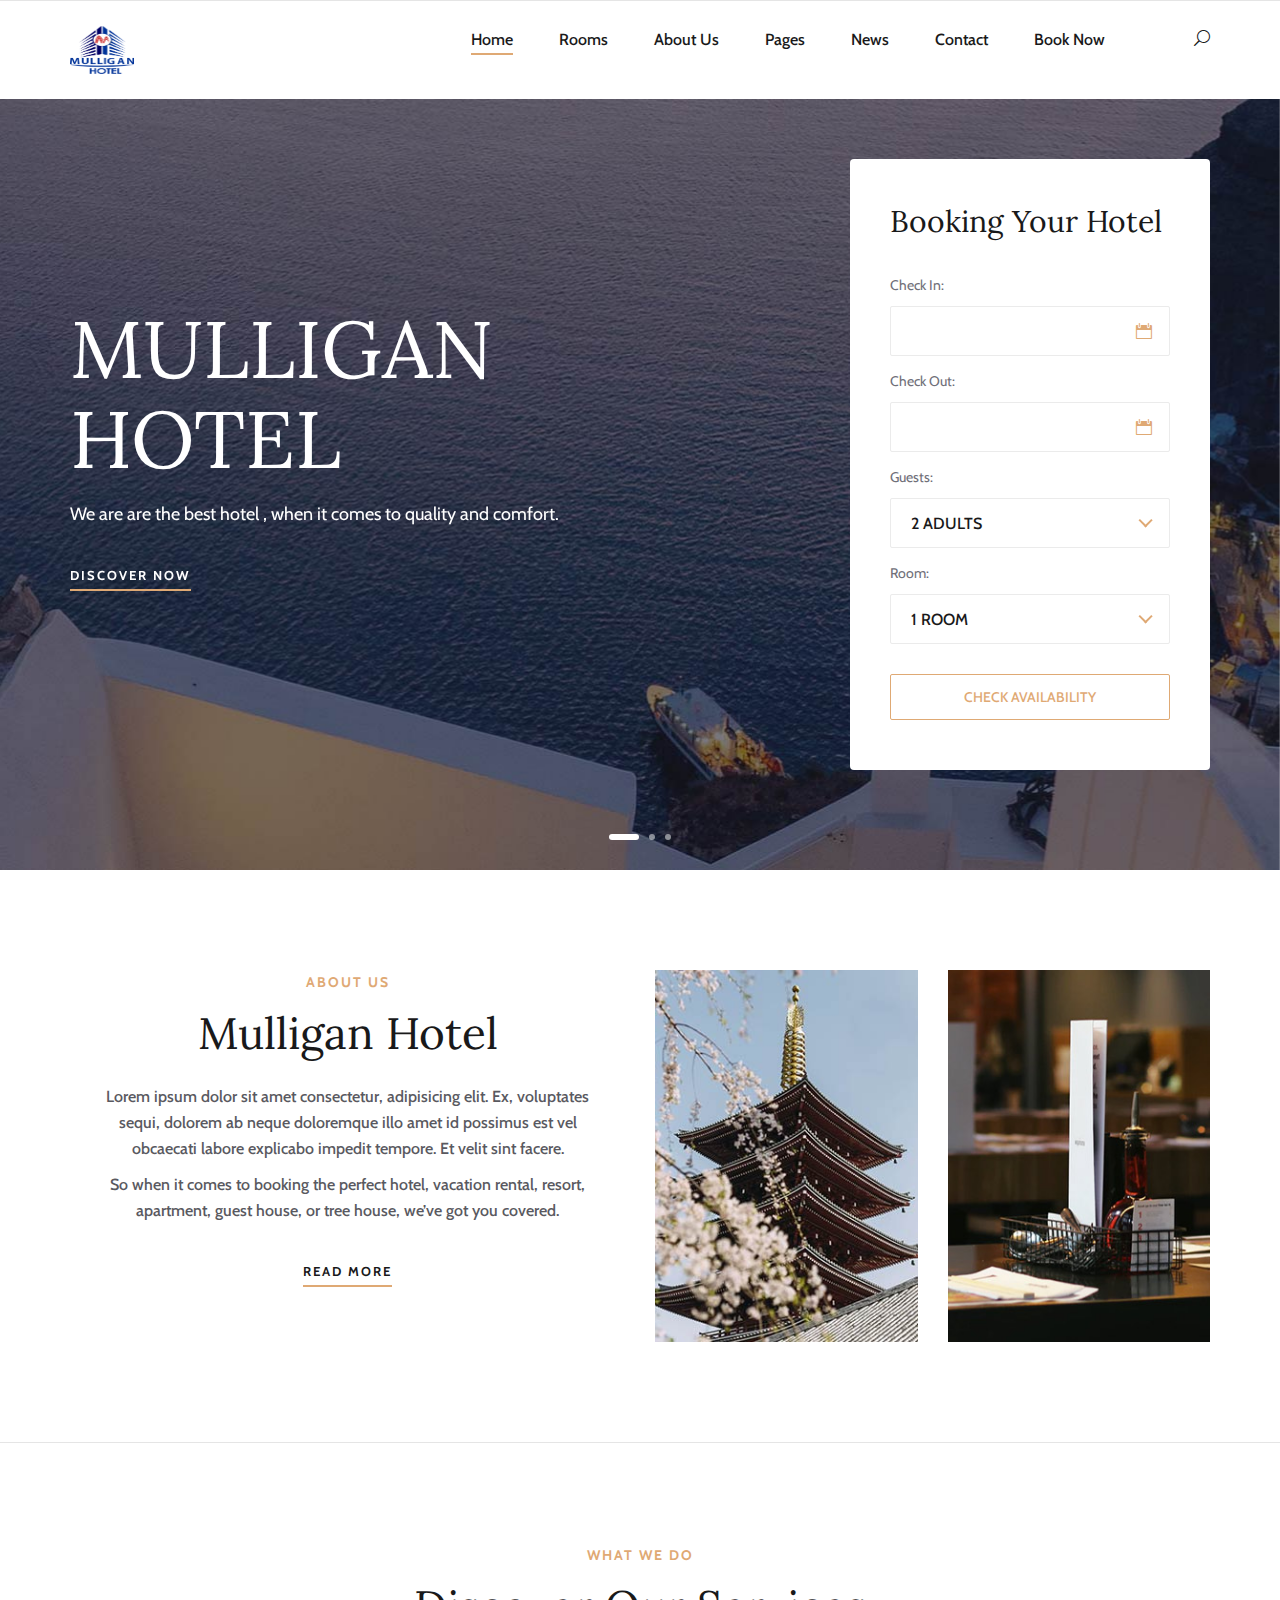
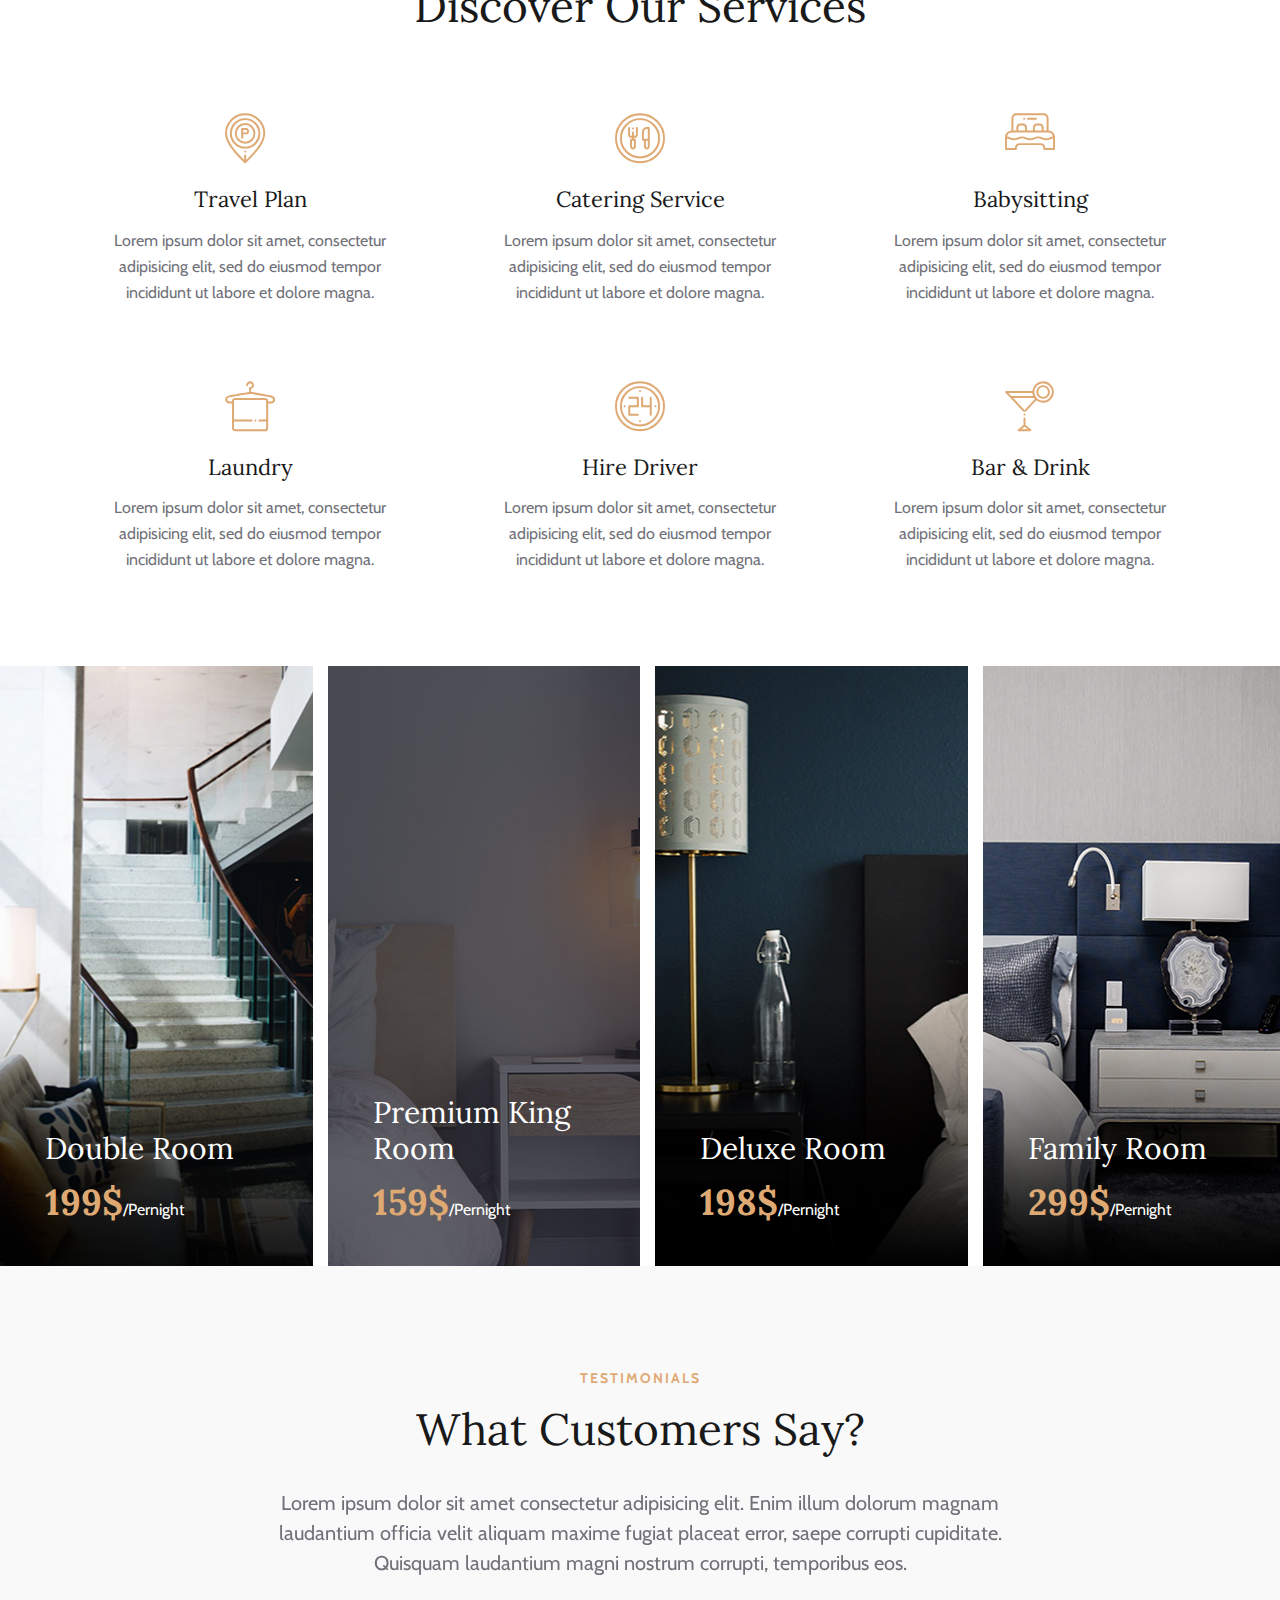
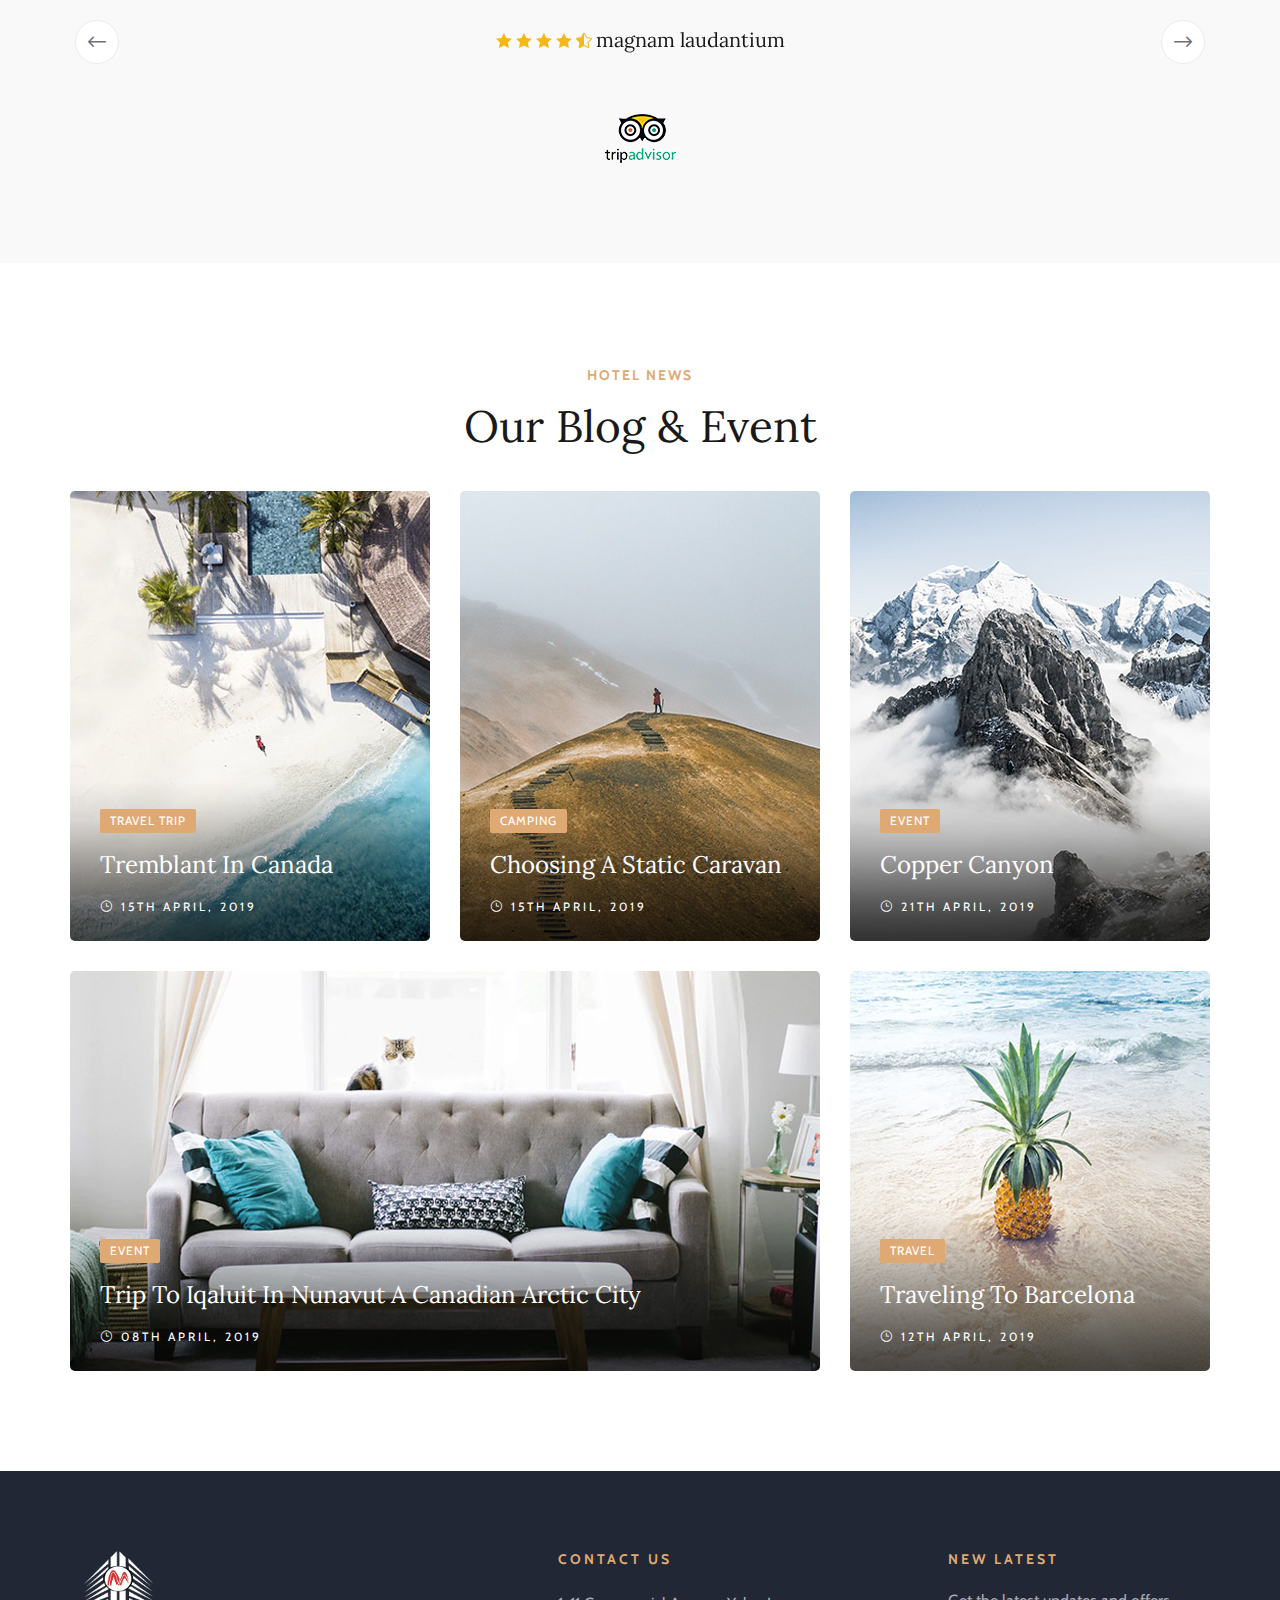
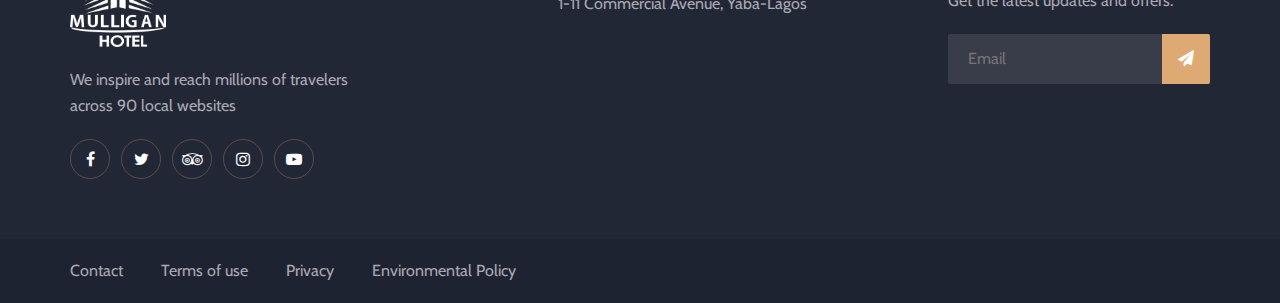
<file: index.html>
<!DOCTYPE html>
<html lang="zxx">

<head>
    <meta charset="UTF-8">
    <meta name="description" content="Sona Template">
    <meta name="keywords" content="Sona, unica, creative, html">
    <meta name="viewport" content="width=device-width, initial-scale=1.0">
    <meta http-equiv="X-UA-Compatible" content="ie=edge">
    <title>MULLIGAN</title>

    <!-- Google Font -->
    <link href="https://fonts.googleapis.com/css?family=Lora:400,700&display=swap" rel="stylesheet">
    <link href="https://fonts.googleapis.com/css?family=Cabin:400,500,600,700&display=swap" rel="stylesheet">

    <!-- Css Styles -->
    <link rel="stylesheet" href="css/bootstrap.min.css" type="text/css">
    <link rel="stylesheet" href="css/font-awesome.min.css" type="text/css">
    <link rel="stylesheet" href="css/elegant-icons.css" type="text/css">
    <link rel="stylesheet" href="css/flaticon.css" type="text/css">
    <link rel="stylesheet" href="css/owl.carousel.min.css" type="text/css">
    <link rel="stylesheet" href="css/nice-select.css" type="text/css">
    <link rel="stylesheet" href="css/jquery-ui.min.css" type="text/css">
    <link rel="stylesheet" href="css/magnific-popup.css" type="text/css">
    <link rel="stylesheet" href="css/slicknav.min.css" type="text/css">
    <link rel="stylesheet" href="css/style.css" type="text/css">
</head>

<body>
    <!-- Page Preloder -->
    <div id="preloder">
        <div class="loader"></div>
    </div>



    <!-- Header Section Begin -->
    <header class="header-section">
        <div class="top-nav">
        </div>
        <div class="menu-item">
            <div class="container">
                <div class="row">
                    <div class="col-lg-2">
                        <div class="logo">
                            <a href="./index.html">
                                <img src="img/Mulligan hotel.png" style="height: 3rem; width: 4rem;" alt="">
                            </a>
                        </div>
                    </div>
                    <div class="col-lg-10">
                        <div class="nav-menu">
                            <nav class="mainmenu">
                                <ul>
                                    <li class="active"><a href="./index.html">Home</a></li>
                                    <li><a href="./rooms.html">Rooms</a></li>
                                    <li><a href="./about/about.html">About Us</a></li>
                                    <li><a href="./pages.html">Pages</a>
                                        <ul class="dropdown">
                                            <li><a href="./room-details.html">Room Details</a></li>
                                            <li><a href="./blog-details.html">Blog Details</a></li>
                                            <li><a href="#">Family Room</a></li>
                                            <li><a href="#">Premium Room</a></li>
                                        </ul>
                                    </li>
                                    <li><a href="./blog.html">News</a></li>
                                    <li><a href="./contact.html">Contact</a></li>
                                    <li><a href="./check/checkout.html">Book Now</a></li>
                                </ul>
                            </nav>
                            <div class="nav-right search-switch">
                                <i class="icon_search"></i>
                            </div>
                        </div>
                    </div>
                </div>
            </div>
        </div>
    </header>
    <!-- Header End -->

    <!-- Hero Section Begin -->
    <section class="hero-section">
        <div class="container">
            <div class="row">
                <div class="col-lg-6">
                    <div class="hero-text">
                        <h1>MULLIGAN HOTEL</h1>
                        <p>We are are the best hotel , when it comes to quality and comfort.</p>
                        <a href="#" class="primary-btn">Discover Now</a>
                    </div>
                </div>
                <div class="col-xl-4 col-lg-5 offset-xl-2 offset-lg-1">
                    <div class="booking-form">
                        <h3>Booking Your Hotel</h3>
                        <form action="#">
                            <div class="check-date">
                                <label for="date-in">Check In:</label>
                                <input type="text" class="date-input" id="date-in">
                                <i class="icon_calendar"></i>
                            </div>
                            <div class="check-date">
                                <label for="date-out">Check Out:</label>
                                <input type="text" class="date-input" id="date-out">
                                <i class="icon_calendar"></i>
                            </div>
                            <div class="select-option">
                                <label for="guest">Guests:</label>
                                <select id="guest">
                                    <option value="">2 Adults</option>
                                    <option value="">3 Adults</option>
                                </select>
                            </div>
                            <div class="select-option">
                                <label for="room">Room:</label>
                                <select id="room">
                                    <option value="">1 Room</option>
                                    <option value="">2 Room</option>
                                </select>
                            </div>
                            <button type="submit">Check Availability</button>
                        </form>
                    </div>
                </div>
            </div>
        </div>
        <div class="hero-slider owl-carousel">
            <div class="hs-item set-bg" data-setbg="img/hero/hero-1.jpg"></div>
            <div class="hs-item set-bg" data-setbg="img/hero/hero-2.jpg"></div>
            <div class="hs-item set-bg" data-setbg="img/hero/hero-3.jpg"></div>
        </div>
    </section>
    <!-- Hero Section End -->

    <!-- About Us Section Begin -->
    <section class="aboutus-section spad">
        <div class="container">
            <div class="row">
                <div class="col-lg-6">
                    <div class="about-text">
                        <div class="section-title">
                            <span>About Us</span>
                            <h2>Mulligan Hotel</h2>
                        </div>
                        <p class="f-para">
                           Lorem ipsum dolor sit amet consectetur, adipisicing elit. Ex, voluptates sequi, dolorem ab neque doloremque
                            illo amet id possimus est vel obcaecati labore explicabo impedit tempore. Et velit sint facere.
                        </p>
                        <p class="s-para">So when it comes to booking the perfect hotel, vacation rental, resort,
                            apartment, guest house, or tree house, we’ve got you covered.</p>
                        <a href="#" class="primary-btn about-btn">Read More</a>
                    </div>
                </div>
                <div class="col-lg-6">
                    <div class="about-pic">
                        <div class="row">
                            <div class="col-sm-6">
                                <img src="img/about/about-1.jpg" alt="">
                            </div>
                            <div class="col-sm-6">
                                <img src="img/about/about-2.jpg" alt="">
                            </div>
                        </div>
                    </div>
                </div>
            </div>
        </div>
    </section>
    <!-- About Us Section End -->

    <!-- Services Section End -->
    <section class="services-section spad">
        <div class="container">
            <div class="row">
                <div class="col-lg-12">
                    <div class="section-title">
                        <span>What We Do</span>
                        <h2>Discover Our Services</h2>
                    </div>
                </div>
            </div>
            <div class="row">
                <div class="col-lg-4 col-sm-6">
                    <div class="service-item">
                        <i class="flaticon-036-parking"></i>
                        <h4>Travel Plan</h4>
                        <p>Lorem ipsum dolor sit amet, consectetur adipisicing elit, sed do eiusmod tempor incididunt ut
                            labore et dolore magna.</p>
                    </div>
                </div>
                <div class="col-lg-4 col-sm-6">
                    <div class="service-item">
                        <i class="flaticon-033-dinner"></i>
                        <h4>Catering Service</h4>
                        <p>Lorem ipsum dolor sit amet, consectetur adipisicing elit, sed do eiusmod tempor incididunt ut
                            labore et dolore magna.</p>
                    </div>
                </div>
                <div class="col-lg-4 col-sm-6">
                    <div class="service-item">
                        <i class="flaticon-026-bed"></i>
                        <h4>Babysitting</h4>
                        <p>Lorem ipsum dolor sit amet, consectetur adipisicing elit, sed do eiusmod tempor incididunt ut
                            labore et dolore magna.</p>
                    </div>
                </div>
                <div class="col-lg-4 col-sm-6">
                    <div class="service-item">
                        <i class="flaticon-024-towel"></i>
                        <h4>Laundry</h4>
                        <p>Lorem ipsum dolor sit amet, consectetur adipisicing elit, sed do eiusmod tempor incididunt ut
                            labore et dolore magna.</p>
                    </div>
                </div>
                <div class="col-lg-4 col-sm-6">
                    <div class="service-item">
                        <i class="flaticon-044-clock-1"></i>
                        <h4>Hire Driver</h4>
                        <p>Lorem ipsum dolor sit amet, consectetur adipisicing elit, sed do eiusmod tempor incididunt ut
                            labore et dolore magna.</p>
                    </div>
                </div>
                <div class="col-lg-4 col-sm-6">
                    <div class="service-item">
                        <i class="flaticon-012-cocktail"></i>
                        <h4>Bar & Drink</h4>
                        <p>Lorem ipsum dolor sit amet, consectetur adipisicing elit, sed do eiusmod tempor incididunt ut
                            labore et dolore magna.</p>
                    </div>
                </div>
            </div>
        </div>
    </section>
    <!-- Services Section End -->

    <!-- Home Room Section Begin -->
    <section class="hp-room-section">
        <div class="container-fluid">
            <div class="hp-room-items">
                <div class="row">
                    <div class="col-lg-3 col-md-6">
                        <div class="hp-room-item set-bg" data-setbg="img/room/room-b1.jpg">
                            <div class="hr-text">
                                <h3>Double Room</h3>
                                <h2>199$<span>/Pernight</span></h2>
                                <table>
                                    <tbody>
                                        <tr>
                                            <td class="r-o">Size:</td>
                                            <td>30 ft</td>
                                        </tr>
                                        <tr>
                                            <td class="r-o">Capacity:</td>
                                            <td>Max persion 5</td>
                                        </tr>
                                        <tr>
                                            <td class="r-o">Bed:</td>
                                            <td>King Beds</td>
                                        </tr>
                                        <tr>
                                            <td class="r-o">Services:</td>
                                            <td>Wifi, Television, Bathroom,...</td>
                                        </tr>
                                    </tbody>
                                </table>
                                <a href="./room-single/rooms-single.html" class="primary-btn">More Details</a>
                            </div>
                        </div>
                    </div>
                    <div class="col-lg-3 col-md-6">
                        <div class="hp-room-item set-bg" data-setbg="img/room/room-b2.jpg">
                            <div class="hr-text">
                                <h3>Premium King Room</h3>
                                <h2>159$<span>/Pernight</span></h2>
                                <table>
                                    <tbody>
                                        <tr>
                                            <td class="r-o">Size:</td>
                                            <td>30 ft</td>
                                        </tr>
                                        <tr>
                                            <td class="r-o">Capacity:</td>
                                            <td>Max persion 5</td>
                                        </tr>
                                        <tr>
                                            <td class="r-o">Bed:</td>
                                            <td>King Beds</td>
                                        </tr>
                                        <tr>
                                            <td class="r-o">Services:</td>
                                            <td>Wifi, Television, Bathroom,...</td>
                                        </tr>
                                    </tbody>
                                </table>
                                <a href="./room-single/rooms-single.html" class="primary-btn">More Details</a>
                            </div>
                        </div>
                    </div>
                    <div class="col-lg-3 col-md-6">
                        <div class="hp-room-item set-bg" data-setbg="img/room/room-b3.jpg">
                            <div class="hr-text">
                                <h3>Deluxe Room</h3>
                                <h2>198$<span>/Pernight</span></h2>
                                <table>
                                    <tbody>
                                        <tr>
                                            <td class="r-o">Size:</td>
                                            <td>30 ft</td>
                                        </tr>
                                        <tr>
                                            <td class="r-o">Capacity:</td>
                                            <td>Max persion 5</td>
                                        </tr>
                                        <tr>
                                            <td class="r-o">Bed:</td>
                                            <td>King Beds</td>
                                        </tr>
                                        <tr>
                                            <td class="r-o">Services:</td>
                                            <td>Wifi, Television, Bathroom,...</td>
                                        </tr>
                                    </tbody>
                                </table>
                                <a href="./room-single/rooms-single.html" class="primary-btn">More Details</a>
                            </div>
                        </div>
                    </div>
                    <div class="col-lg-3 col-md-6">
                        <div class="hp-room-item set-bg" data-setbg="img/room/room-b4.jpg">
                            <div class="hr-text">
                                <h3>Family Room</h3>
                                <h2>299$<span>/Pernight</span></h2>
                                <table>
                                    <tbody>
                                        <tr>
                                            <td class="r-o">Size:</td>
                                            <td>30 ft</td>
                                        </tr>
                                        <tr>
                                            <td class="r-o">Capacity:</td>
                                            <td>Max persion 5</td>
                                        </tr>
                                        <tr>
                                            <td class="r-o">Bed:</td>
                                            <td>King Beds</td>
                                        </tr>
                                        <tr>
                                            <td class="r-o">Services:</td>
                                            <td>Wifi, Television, Bathroom,...</td>
                                        </tr>
                                    </tbody>
                                </table>
                                <a href="./room-single/rooms-single.html" class="primary-btn">More Details</a>
                            </div>
                        </div>
                    </div>
                </div>
            </div>
        </div>
    </section>
    <!-- Home Room Section End -->

    <!-- Testimonial Section Begin -->
    <section class="testimonial-section spad">
        <div class="container">
            <div class="row">
                <div class="col-lg-12">
                    <div class="section-title">
                        <span>Testimonials</span>
                        <h2>What Customers Say?</h2>
                    </div>
                </div>
            </div>
            <div class="row">
                <div class="col-lg-8 offset-lg-2">
                    <div class="testimonial-slider owl-carousel">
                        <div class="ts-item">
                            <p>
                             Lorem ipsum dolor sit amet consectetur adipisicing elit. Enim illum dolorum magnam laudantium officia velit aliquam maxime fugiat placeat error, saepe corrupti cupiditate. Quisquam laudantium magni nostrum corrupti, temporibus eos.
                            </p>
                            <div class="ti-author">
                                <div class="rating">
                                    <i class="icon_star"></i>
                                    <i class="icon_star"></i>
                                    <i class="icon_star"></i>
                                    <i class="icon_star"></i>
                                    <i class="icon_star-half_alt"></i>
                                </div>
                                <h5>magnam laudantium</h5>
                            </div>
                            <img src="img/testimonial-logo.png" alt="">
                        </div>
                        <div class="ts-item">
                            <p>
                             Lorem ipsum dolor sit amet, consectetur adipisicing elit. Laudantium eos ipsum optio doloremque id deserunt odit, fugiat beatae eius quae nisi perferendis nesciunt. Perspiciatis labore, fuga rerum quam voluptatum numquam?
                            </p>
                            <div class="ti-author">
                                <div class="rating">
                                    <i class="icon_star"></i>
                                    <i class="icon_star"></i>
                                    <i class="icon_star"></i>
                                    <i class="icon_star"></i>
                                    <i class="icon_star-half_alt"></i>
                                </div>
                                <h5>Elonatech</h5>
                            </div>
                            <img src="img/testimonial-logo.png" alt="">
                        </div>
                    </div>
                </div>
            </div>
        </div>
    </section>
    <!-- Testimonial Section End -->

    <!-- Blog Section Begin -->
    <section class="blog-section spad">
        <div class="container">
            <div class="row">
                <div class="col-lg-12">
                    <div class="section-title">
                        <span>Hotel News</span>
                        <h2>Our Blog & Event</h2>
                    </div>
                </div>
            </div>
            <div class="row">
                <div class="col-lg-4">
                    <div class="blog-item set-bg" data-setbg="img/blog/blog-1.jpg">
                        <div class="bi-text">
                            <span class="b-tag">Travel Trip</span>
                            <h4><a href="#">Tremblant In Canada</a></h4>
                            <div class="b-time"><i class="icon_clock_alt"></i> 15th April, 2019</div>
                        </div>
                    </div>
                </div>
                <div class="col-lg-4">
                    <div class="blog-item set-bg" data-setbg="img/blog/blog-2.jpg">
                        <div class="bi-text">
                            <span class="b-tag">Camping</span>
                            <h4><a href="#">Choosing A Static Caravan</a></h4>
                            <div class="b-time"><i class="icon_clock_alt"></i> 15th April, 2019</div>
                        </div>
                    </div>
                </div>
                <div class="col-lg-4">
                    <div class="blog-item set-bg" data-setbg="img/blog/blog-3.jpg">
                        <div class="bi-text">
                            <span class="b-tag">Event</span>
                            <h4><a href="#">Copper Canyon</a></h4>
                            <div class="b-time"><i class="icon_clock_alt"></i> 21th April, 2019</div>
                        </div>
                    </div>
                </div>
                <div class="col-lg-8">
                    <div class="blog-item small-size set-bg" data-setbg="img/blog/blog-wide.jpg">
                        <div class="bi-text">
                            <span class="b-tag">Event</span>
                            <h4><a href="#">Trip To Iqaluit In Nunavut A Canadian Arctic City</a></h4>
                            <div class="b-time"><i class="icon_clock_alt"></i> 08th April, 2019</div>
                        </div>
                    </div>
                </div>
                <div class="col-lg-4">
                    <div class="blog-item small-size set-bg" data-setbg="img/blog/blog-10.jpg">
                        <div class="bi-text">
                            <span class="b-tag">Travel</span>
                            <h4><a href="#">Traveling To Barcelona</a></h4>
                            <div class="b-time"><i class="icon_clock_alt"></i> 12th April, 2019</div>
                        </div>
                    </div>
                </div>
            </div>
        </div>
    </section>
    <!-- Blog Section End -->

    <!-- Footer Section Begin -->
    <footer class="footer-section">
        <div class="container">
            <div class="footer-text">
                <div class="row">
                    <div class="col-lg-4">
                        <div class="ft-about">
                            <div class="logo">
                                <a href="#">
                                    <img src="img/Mulligan hotel white logo (1).png" style="height: 6rem; width: 6rem;" alt="">
                                </a>
                            </div>
                            <p>We inspire and reach millions of travelers<br /> across 90 local websites</p>
                            <div class="fa-social">
                                <a href="#"><i class="fa fa-facebook"></i></a>
                                <a href="#"><i class="fa fa-twitter"></i></a>
                                <a href="#"><i class="fa fa-tripadvisor"></i></a>
                                <a href="#"><i class="fa fa-instagram"></i></a>
                                <a href="#"><i class="fa fa-youtube-play"></i></a>
                            </div>
                        </div>
                    </div>
                    <div class="col-lg-3 offset-lg-1">
                        <div class="ft-contact">
                            <h6>Contact Us</h6>
                            <ul>
                                <li></li>
                                <!-- <li>info.colorlib@gmail.com</li> -->
                                <li>1-11 Commercial Avenue, Yaba-Lagos</li>
                            </ul>
                        </div>
                    </div>
                    <div class="col-lg-3 offset-lg-1">
                        <div class="ft-newslatter">
                            <h6>New latest</h6>
                            <p>Get the latest updates and offers.</p>
                            <form action="#" class="fn-form">
                                <input type="text" placeholder="Email">
                                <button type="submit"><i class="fa fa-send"></i></button>
                            </form>
                        </div>
                    </div>
                </div>
            </div>
        </div>
        <div class="copyright-option">
            <div class="container">
                <div class="row">
                    <div class="col-lg-7">
                        <ul>
                            <li><a href="#">Contact</a></li>
                            <li><a href="#">Terms of use</a></li>
                            <li><a href="#">Privacy</a></li>
                            <li><a href="#">Environmental Policy</a></li>
                        </ul>
                    </div>
                    <div class="col-lg-5">
           
                </div>
            </div>
        </div>
    </footer>
    <!-- Footer Section End -->

    <!-- Search model Begin -->
    <div class="search-model">
        <div class="h-100 d-flex align-items-center justify-content-center">
            <div class="search-close-switch"><i class="icon_close"></i></div>
            <form class="search-model-form">
                <input type="text" id="search-input" placeholder="Search here.....">
            </form>
        </div>
    </div>
    <!-- Search model end -->

    <!-- Js Plugins -->
    <script src="js/jquery-3.3.1.min.js"></script>
    <script src="js/bootstrap.min.js"></script>
    <script src="js/jquery.magnific-popup.min.js"></script>
    <script src="js/jquery.nice-select.min.js"></script>
    <script src="js/jquery-ui.min.js"></script>
    <script src="js/jquery.slicknav.js"></script>
    <script src="js/owl.carousel.min.js"></script>
    <script src="js/main.js"></script>
</body>

</html>
</file>
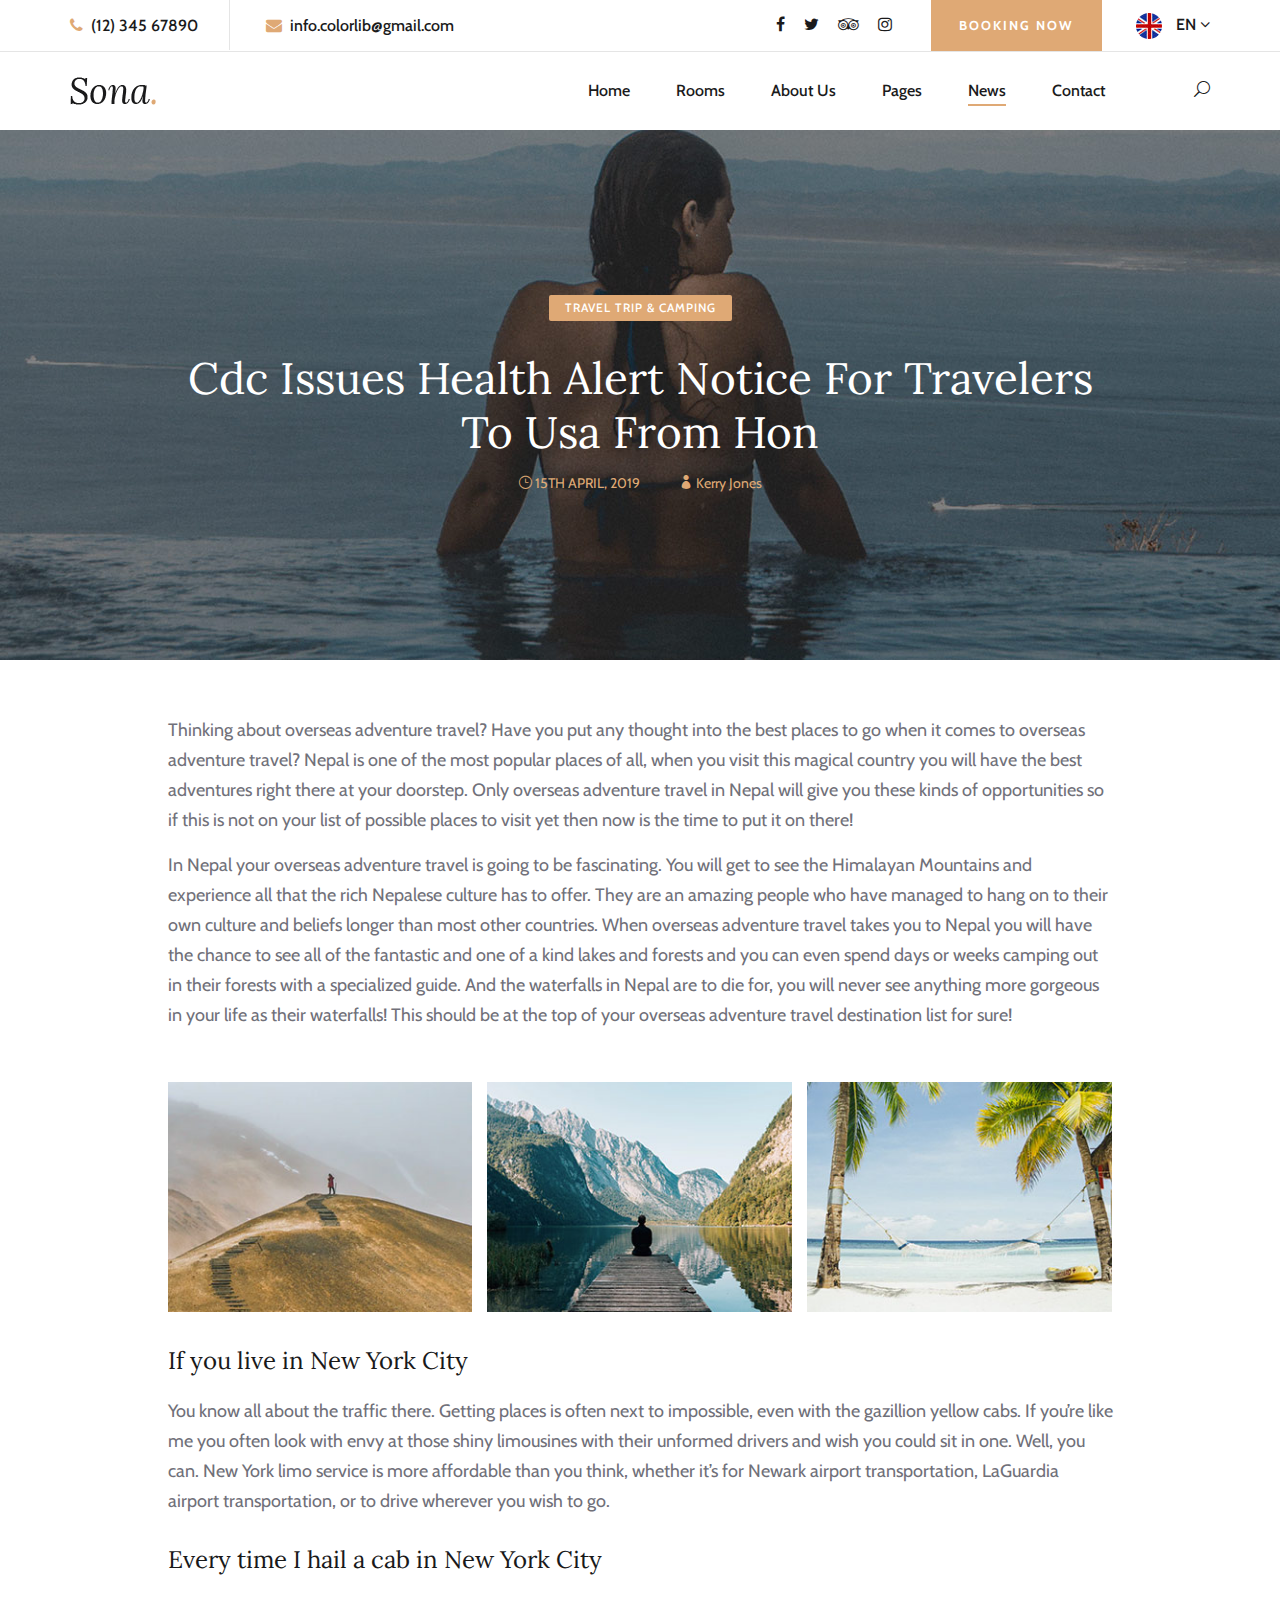
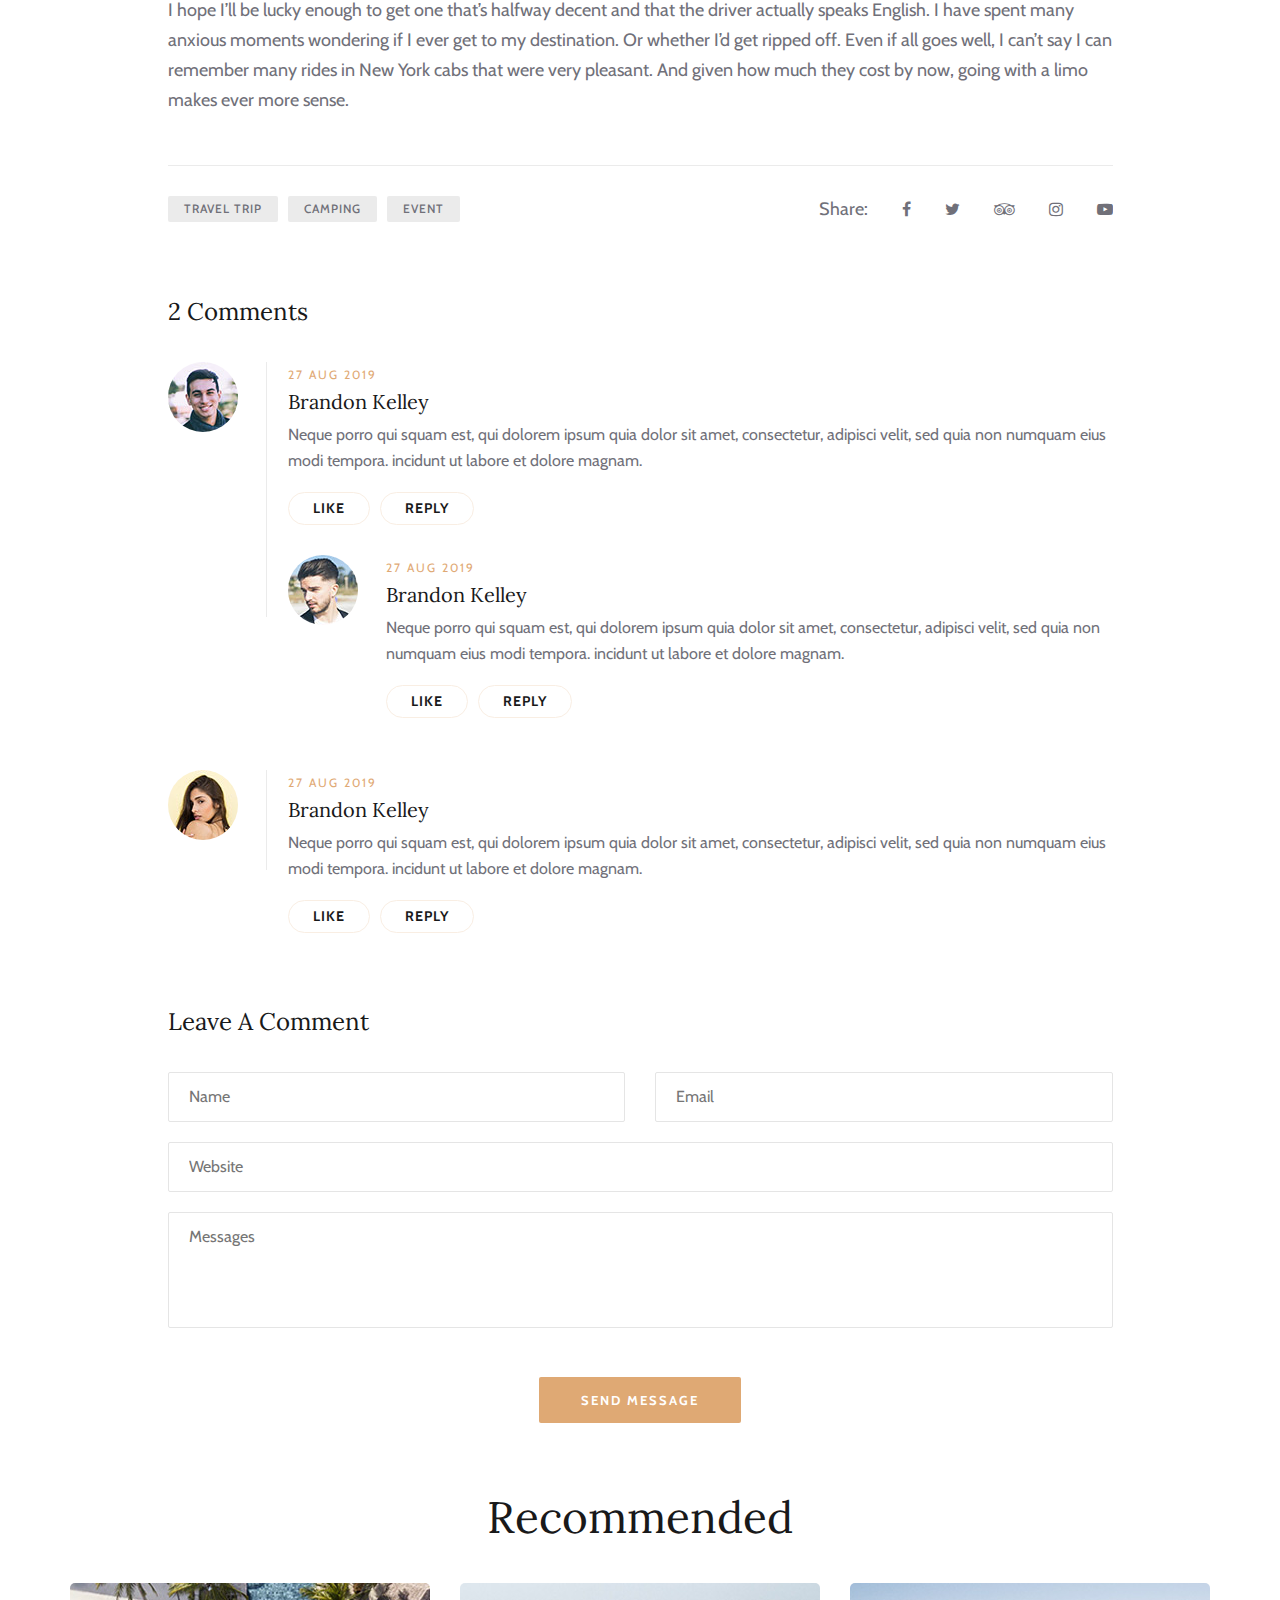
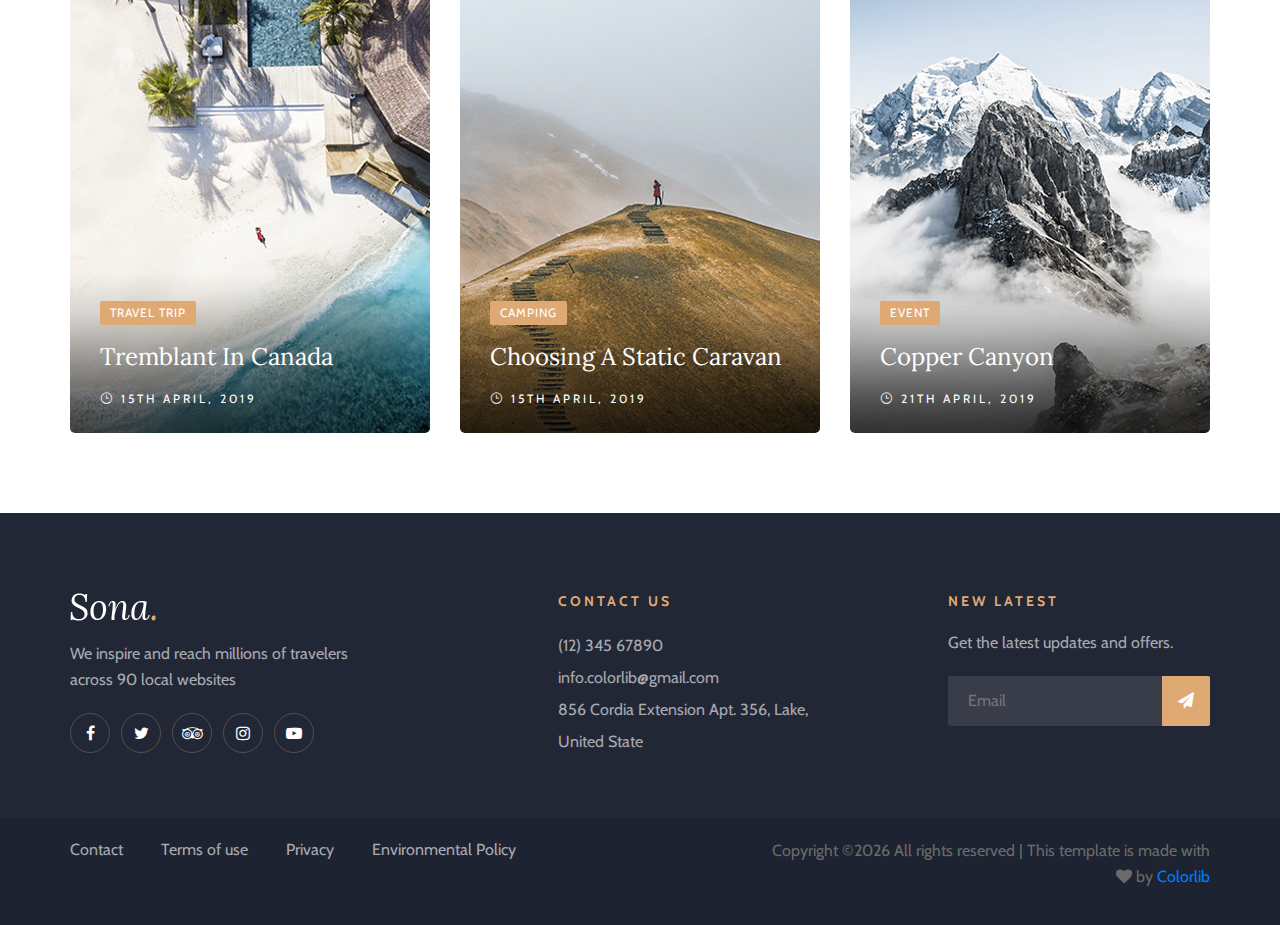
<file: blog-details.html>
<!DOCTYPE html>
<html lang="zxx">

<head>
    <meta charset="UTF-8">
    <meta name="description" content="Sona Template">
    <meta name="keywords" content="Sona, unica, creative, html">
    <meta name="viewport" content="width=device-width, initial-scale=1.0">
    <meta http-equiv="X-UA-Compatible" content="ie=edge">
    <title>Sona | Template</title>

    <!-- Google Font -->
    <link href="https://fonts.googleapis.com/css?family=Lora:400,700&display=swap" rel="stylesheet">
    <link href="https://fonts.googleapis.com/css?family=Cabin:400,500,600,700&display=swap" rel="stylesheet">

    <!-- Css Styles -->
    <link rel="stylesheet" href="css/bootstrap.min.css" type="text/css">
    <link rel="stylesheet" href="css/font-awesome.min.css" type="text/css">
    <link rel="stylesheet" href="css/elegant-icons.css" type="text/css">
    <link rel="stylesheet" href="css/flaticon.css" type="text/css">
    <link rel="stylesheet" href="css/owl.carousel.min.css" type="text/css">
    <link rel="stylesheet" href="css/nice-select.css" type="text/css">
    <link rel="stylesheet" href="css/jquery-ui.min.css" type="text/css">
    <link rel="stylesheet" href="css/magnific-popup.css" type="text/css">
    <link rel="stylesheet" href="css/slicknav.min.css" type="text/css">
    <link rel="stylesheet" href="css/style.css" type="text/css">
</head>

<body>
    <!-- Page Preloder -->
    <div id="preloder">
        <div class="loader"></div>
    </div>

    <!-- Offcanvas Menu Section Begin -->
    <div class="offcanvas-menu-overlay"></div>
    <div class="canvas-open">
        <i class="icon_menu"></i>
    </div>
    <div class="offcanvas-menu-wrapper">
        <div class="canvas-close">
            <i class="icon_close"></i>
        </div>
        <div class="search-icon search-switch">
            <i class="icon_search"></i>
        </div>
        <div class="header-configure-area">
            <div class="language-option">
                <img src="img/flag.jpg" alt="">
                <span>EN <i class="fa fa-angle-down"></i></span>
                <div class="flag-dropdown">
                    <ul>
                        <li><a href="#">Zi</a></li>
                        <li><a href="#">Fr</a></li>
                    </ul>
                </div>
            </div>
            <a href="#" class="bk-btn">Booking Now</a>
        </div>
        <nav class="mainmenu mobile-menu">
            <ul>
                <li class="active"><a href="./index.html">Home</a></li>
                <li><a href="./rooms.html">Rooms</a></li>
                <li><a href="./about-us.html">About Us</a></li>
                <li><a href="./pages.html">Pages</a>
                    <ul class="dropdown">
                        <li><a href="./room-details.html">Room Details</a></li>
                        <li><a href="./blog-details.html">Blog Details</a></li>
                        <li><a href="#">Family Room</a></li>
                        <li><a href="#">Premium Room</a></li>
                    </ul>
                </li>
                <li><a href="./blog.html">News</a></li>
                <li><a href="./contact.html">Contact</a></li>
            </ul>
        </nav>
        <div id="mobile-menu-wrap"></div>
        <div class="top-social">
            <a href="#"><i class="fa fa-facebook"></i></a>
            <a href="#"><i class="fa fa-twitter"></i></a>
            <a href="#"><i class="fa fa-tripadvisor"></i></a>
            <a href="#"><i class="fa fa-instagram"></i></a>
        </div>
        <ul class="top-widget">
            <li><i class="fa fa-phone"></i> (12) 345 67890</li>
            <li><i class="fa fa-envelope"></i> info.colorlib@gmail.com</li>
        </ul>
    </div>
    <!-- Offcanvas Menu Section End -->

    <!-- Header Section Begin -->
    <header class="header-section">
        <div class="top-nav">
            <div class="container">
                <div class="row">
                    <div class="col-lg-6">
                        <ul class="tn-left">
                            <li><i class="fa fa-phone"></i> (12) 345 67890</li>
                            <li><i class="fa fa-envelope"></i> info.colorlib@gmail.com</li>
                        </ul>
                    </div>
                    <div class="col-lg-6">
                        <div class="tn-right">
                            <div class="top-social">
                                <a href="#"><i class="fa fa-facebook"></i></a>
                                <a href="#"><i class="fa fa-twitter"></i></a>
                                <a href="#"><i class="fa fa-tripadvisor"></i></a>
                                <a href="#"><i class="fa fa-instagram"></i></a>
                            </div>
                            <a href="#" class="bk-btn">Booking Now</a>
                            <div class="language-option">
                                <img src="img/flag.jpg" alt="">
                                <span>EN <i class="fa fa-angle-down"></i></span>
                                <div class="flag-dropdown">
                                    <ul>
                                        <li><a href="#">Zi</a></li>
                                        <li><a href="#">Fr</a></li>
                                    </ul>
                                </div>
                            </div>
                        </div>
                    </div>
                </div>
            </div>
        </div>
        <div class="menu-item">
            <div class="container">
                <div class="row">
                    <div class="col-lg-2">
                        <div class="logo">
                            <a href="./index.html">
                                <img src="img/logo.png" alt="">
                            </a>
                        </div>
                    </div>
                    <div class="col-lg-10">
                        <div class="nav-menu">
                            <nav class="mainmenu">
                                <ul>
                                    <li><a href="./index.html">Home</a></li>
                                    <li><a href="./rooms.html">Rooms</a></li>
                                    <li><a href="./about-us.html">About Us</a></li>
                                    <li><a href="./pages.html">Pages</a>
                                        <ul class="dropdown">
                                            <li><a href="./room-details.html">Room Details</a></li>
                                            <li><a href="./blog-details.html">Blog Details</a></li>
                                            <li><a href="#">Family Room</a></li>
                                            <li><a href="#">Premium Room</a></li>
                                        </ul>
                                    </li>
                                    <li class="active"><a href="./blog.html">News</a></li>
                                    <li><a href="./contact.html">Contact</a></li>
                                </ul>
                            </nav>
                            <div class="nav-right search-switch">
                                <i class="icon_search"></i>
                            </div>
                        </div>
                    </div>
                </div>
            </div>
        </div>
    </header>
    <!-- Header End -->

    <!-- Blog Details Hero Section Begin -->
    <section class="blog-details-hero set-bg" data-setbg="img/blog/blog-details/blog-details-hero.jpg">
        <div class="container">
            <div class="row">
                <div class="col-lg-10 offset-lg-1">
                    <div class="bd-hero-text">
                        <span>Travel Trip & Camping</span>
                        <h2>Cdc Issues Health Alert Notice For Travelers To Usa From Hon</h2>
                        <ul>
                            <li class="b-time"><i class="icon_clock_alt"></i> 15th April, 2019</li>
                            <li><i class="icon_profile"></i> Kerry Jones</li>
                        </ul>
                    </div>
                </div>
            </div>
        </div>
    </section>
    <!-- Blog Details Hero End -->

    <!-- Blog Details Section Begin -->
    <section class="blog-details-section">
        <div class="container">
            <div class="row">
                <div class="col-lg-10 offset-lg-1">
                    <div class="blog-details-text">
                        <div class="bd-title">
                            <p>Thinking about overseas adventure travel? Have you put any thought into the best places
                                to go when it comes to overseas adventure travel? Nepal is one of the most popular
                                places of all, when you visit this magical country you will have the best adventures
                                right there at your doorstep. Only overseas adventure travel in Nepal will give you
                                these kinds of opportunities so if this is not on your list of possible places to visit
                                yet then now is the time to put it on there!</p>
                            <p>In Nepal your overseas adventure travel is going to be fascinating. You will get to see
                                the Himalayan Mountains and experience all that the rich Nepalese culture has to offer.
                                They are an amazing people who have managed to hang on to their own culture and beliefs
                                longer than most other countries. When overseas adventure travel takes you to Nepal you
                                will have the chance to see all of the fantastic and one of a kind lakes and forests and
                                you can even spend days or weeks camping out in their forests with a specialized guide.
                                And the waterfalls in Nepal are to die for, you will never see anything more gorgeous in
                                your life as their waterfalls! This should be at the top of your overseas adventure
                                travel destination list for sure!</p>
                        </div>
                        <div class="bd-pic">
                            <div class="bp-item">
                                <img src="img/blog/blog-details/blog-details-1.jpg" alt="">
                            </div>
                            <div class="bp-item">
                                <img src="img/blog/blog-details/blog-details-2.jpg" alt="">
                            </div>
                            <div class="bp-item">
                                <img src="img/blog/blog-details/blog-details-3.jpg" alt="">
                            </div>
                        </div>
                        <div class="bd-more-text">
                            <div class="bm-item">
                                <h4>If you live in New York City</h4>
                                <p>You know all about the traffic there. Getting places is often next to impossible,
                                    even with the gazillion yellow cabs. If you’re like me you often look with envy at
                                    those shiny limousines with their unformed drivers and wish you could sit in one.
                                    Well, you can. New York limo service is more affordable than you think, whether it’s
                                    for Newark airport transportation, LaGuardia airport transportation, or to drive
                                    wherever you wish to go.</p>
                            </div>
                            <div class="bm-item">
                                <h4>Every time I hail a cab in New York City</h4>
                                <p>I hope I’ll be lucky enough to get one that’s halfway decent and that the driver
                                    actually speaks English. I have spent many anxious moments wondering if I ever get
                                    to my destination. Or whether I’d get ripped off. Even if all goes well, I can’t say
                                    I can remember many rides in New York cabs that were very pleasant. And given how
                                    much they cost by now, going with a limo makes ever more sense.</p>
                            </div>
                        </div>
                        <div class="tag-share">
                            <div class="tags">
                                <a href="#">Travel Trip</a>
                                <a href="#">Camping</a>
                                <a href="#">Event</a>
                            </div>
                            <div class="social-share">
                                <span>Share:</span>
                                <a href="#"><i class="fa fa-facebook"></i></a>
                                <a href="#"><i class="fa fa-twitter"></i></a>
                                <a href="#"><i class="fa fa-tripadvisor"></i></a>
                                <a href="#"><i class="fa fa-instagram"></i></a>
                                <a href="#"><i class="fa fa-youtube-play"></i></a>
                            </div>
                        </div>
                        <div class="comment-option">
                            <h4>2 Comments</h4>
                            <div class="single-comment-item first-comment">
                                <div class="sc-author">
                                    <img src="img/blog/blog-details/avatar/avatar-1.jpg" alt="">
                                </div>
                                <div class="sc-text">
                                    <span>27 Aug 2019</span>
                                    <h5>Brandon Kelley</h5>
                                    <p>Neque porro qui squam est, qui dolorem ipsum quia dolor sit amet, consectetur,
                                        adipisci velit, sed quia non numquam eius modi tempora. incidunt ut labore et
                                        dolore magnam.</p>
                                    <a href="#" class="comment-btn">Like</a>
                                    <a href="#" class="comment-btn">Reply</a>
                                </div>
                            </div>
                            <div class="single-comment-item reply-comment">
                                <div class="sc-author">
                                    <img src="img/blog/blog-details/avatar/avatar-2.jpg" alt="">
                                </div>
                                <div class="sc-text">
                                    <span>27 Aug 2019</span>
                                    <h5>Brandon Kelley</h5>
                                    <p>Neque porro qui squam est, qui dolorem ipsum quia dolor sit amet, consectetur,
                                        adipisci velit, sed quia non numquam eius modi tempora. incidunt ut labore et
                                        dolore magnam.</p>
                                    <a href="#" class="comment-btn like-btn">Like</a>
                                    <a href="#" class="comment-btn reply-btn">Reply</a>
                                </div>
                            </div>
                            <div class="single-comment-item second-comment ">
                                <div class="sc-author">
                                    <img src="img/blog/blog-details/avatar/avatar-3.jpg" alt="">
                                </div>
                                <div class="sc-text">
                                    <span>27 Aug 2019</span>
                                    <h5>Brandon Kelley</h5>
                                    <p>Neque porro qui squam est, qui dolorem ipsum quia dolor sit amet, consectetur,
                                        adipisci velit, sed quia non numquam eius modi tempora. incidunt ut labore et
                                        dolore magnam.</p>
                                    <a href="#" class="comment-btn">Like</a>
                                    <a href="#" class="comment-btn">Reply</a>
                                </div>
                            </div>
                        </div>
                        <div class="leave-comment">
                            <h4>Leave A Comment</h4>
                            <form action="#" class="comment-form">
                                <div class="row">
                                    <div class="col-lg-6">
                                        <input type="text" placeholder="Name">
                                    </div>
                                    <div class="col-lg-6">
                                        <input type="text" placeholder="Email">
                                    </div>
                                    <div class="col-lg-12 text-center">
                                        <input type="text" placeholder="Website">
                                        <textarea placeholder="Messages"></textarea>
                                        <button type="submit" class="site-btn">Send Message</button>
                                    </div>
                                </div>
                            </form>
                        </div>
                    </div>
                </div>
            </div>
        </div>
    </section>
    <!-- Blog Details Section End -->

    <!-- Recommend Blog Section Begin -->
    <section class="recommend-blog-section spad">
        <div class="container">
            <div class="row">
                <div class="col-lg-12">
                    <div class="section-title">
                        <h2>Recommended</h2>
                    </div>
                </div>
            </div>
            <div class="row">
                <div class="col-md-4">
                    <div class="blog-item set-bg" data-setbg="img/blog/blog-1.jpg">
                        <div class="bi-text">
                            <span class="b-tag">Travel Trip</span>
                            <h4><a href="#">Tremblant In Canada</a></h4>
                            <div class="b-time"><i class="icon_clock_alt"></i> 15th April, 2019</div>
                        </div>
                    </div>
                </div>
                <div class="col-md-4">
                    <div class="blog-item set-bg" data-setbg="img/blog/blog-2.jpg">
                        <div class="bi-text">
                            <span class="b-tag">Camping</span>
                            <h4><a href="#">Choosing A Static Caravan</a></h4>
                            <div class="b-time"><i class="icon_clock_alt"></i> 15th April, 2019</div>
                        </div>
                    </div>
                </div>
                <div class="col-md-4">
                    <div class="blog-item set-bg" data-setbg="img/blog/blog-3.jpg">
                        <div class="bi-text">
                            <span class="b-tag">Event</span>
                            <h4><a href="#">Copper Canyon</a></h4>
                            <div class="b-time"><i class="icon_clock_alt"></i> 21th April, 2019</div>
                        </div>
                    </div>
                </div>
            </div>
        </div>
    </section>
    <!-- Recommend Blog Section End -->

    <!-- Footer Section Begin -->
    <footer class="footer-section">
        <div class="container">
            <div class="footer-text">
                <div class="row">
                    <div class="col-lg-4">
                        <div class="ft-about">
                            <div class="logo">
                                <a href="#">
                                    <img src="img/footer-logo.png" alt="">
                                </a>
                            </div>
                            <p>We inspire and reach millions of travelers<br /> across 90 local websites</p>
                            <div class="fa-social">
                                <a href="#"><i class="fa fa-facebook"></i></a>
                                <a href="#"><i class="fa fa-twitter"></i></a>
                                <a href="#"><i class="fa fa-tripadvisor"></i></a>
                                <a href="#"><i class="fa fa-instagram"></i></a>
                                <a href="#"><i class="fa fa-youtube-play"></i></a>
                            </div>
                        </div>
                    </div>
                    <div class="col-lg-3 offset-lg-1">
                        <div class="ft-contact">
                            <h6>Contact Us</h6>
                            <ul>
                                <li>(12) 345 67890</li>
                                <li>info.colorlib@gmail.com</li>
                                <li>856 Cordia Extension Apt. 356, Lake, United State</li>
                            </ul>
                        </div>
                    </div>
                    <div class="col-lg-3 offset-lg-1">
                        <div class="ft-newslatter">
                            <h6>New latest</h6>
                            <p>Get the latest updates and offers.</p>
                            <form action="#" class="fn-form">
                                <input type="text" placeholder="Email">
                                <button type="submit"><i class="fa fa-send"></i></button>
                            </form>
                        </div>
                    </div>
                </div>
            </div>
        </div>
        <div class="copyright-option">
            <div class="container">
                <div class="row">
                    <div class="col-lg-7">
                        <ul>
                            <li><a href="#">Contact</a></li>
                            <li><a href="#">Terms of use</a></li>
                            <li><a href="#">Privacy</a></li>
                            <li><a href="#">Environmental Policy</a></li>
                        </ul>
                    </div>
                    <div class="col-lg-5">
                        <div class="co-text"><p><!-- Link back to Colorlib can't be removed. Template is licensed under CC BY 3.0. -->
  Copyright &copy;<script>document.write(new Date().getFullYear());</script> All rights reserved | This template is made with <i class="fa fa-heart" aria-hidden="true"></i> by <a href="https://colorlib.com" target="_blank">Colorlib</a>
  <!-- Link back to Colorlib can't be removed. Template is licensed under CC BY 3.0. --></p></div>
                    </div>
                </div>
            </div>
        </div>
    </footer>
    <!-- Footer Section End -->

    <!-- Search model Begin -->
    <div class="search-model">
        <div class="h-100 d-flex align-items-center justify-content-center">
            <div class="search-close-switch"><i class="icon_close"></i></div>
            <form class="search-model-form">
                <input type="text" id="search-input" placeholder="Search here.....">
            </form>
        </div>
    </div>
    <!-- Search model end -->

    <!-- Js Plugins -->
    <script src="js/jquery-3.3.1.min.js"></script>
    <script src="js/bootstrap.min.js"></script>
    <script src="js/jquery.magnific-popup.min.js"></script>
    <script src="js/jquery.nice-select.min.js"></script>
    <script src="js/jquery-ui.min.js"></script>
    <script src="js/jquery.slicknav.js"></script>
    <script src="js/owl.carousel.min.js"></script>
    <script src="js/main.js"></script>
</body>

</html>
</file>
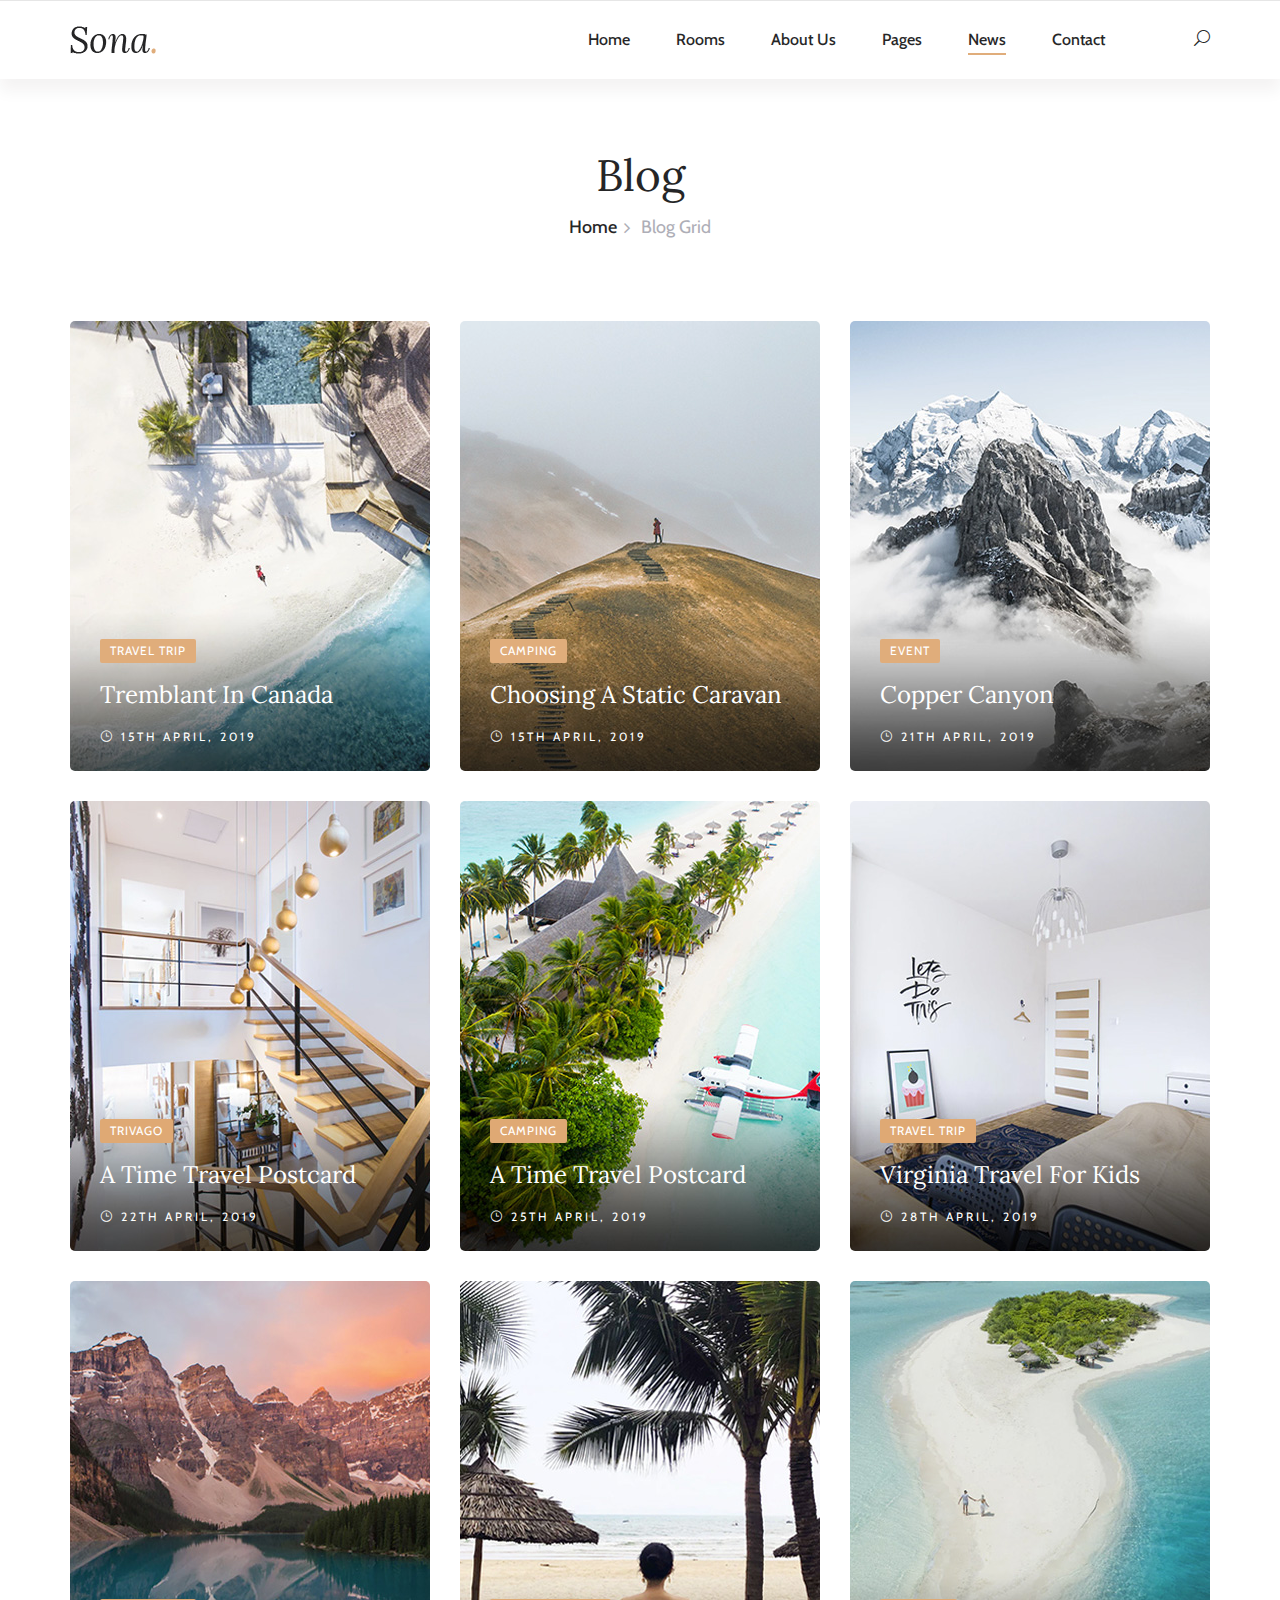
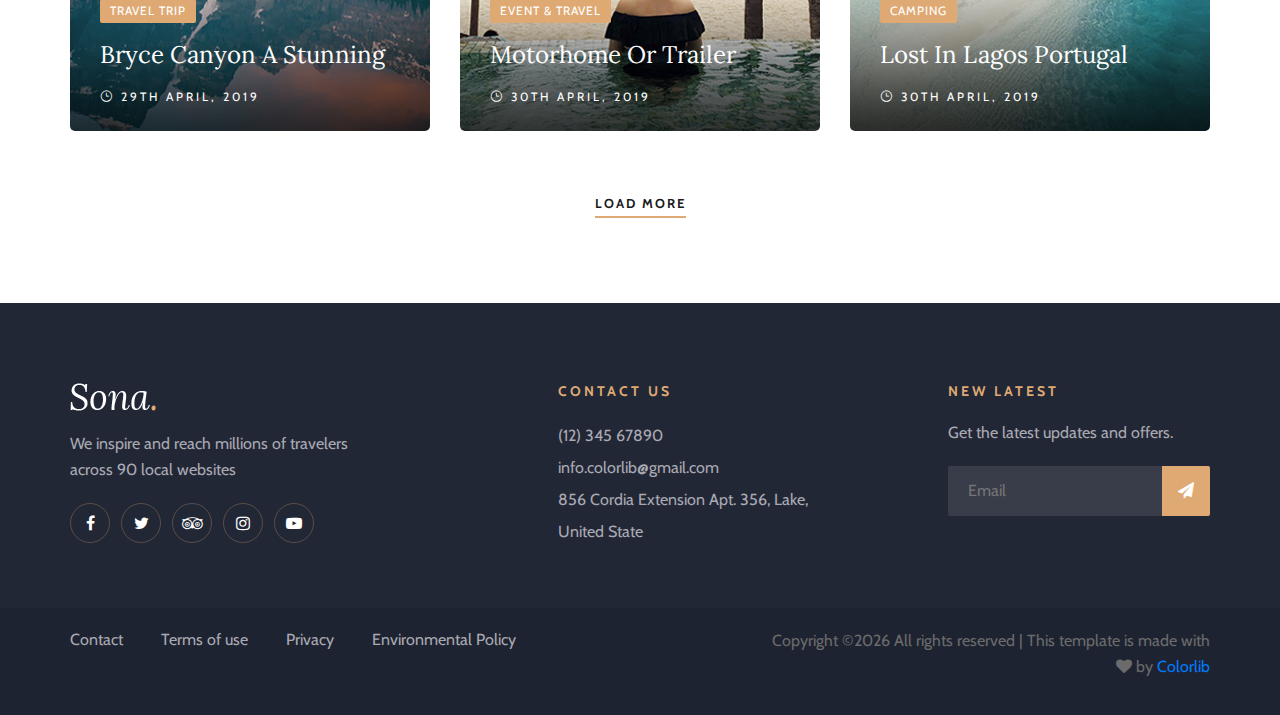
<file: blog.html>
<!DOCTYPE html>
<html lang="zxx">

<head>
    <meta charset="UTF-8">
    <meta name="description" content="Sona Template">
    <meta name="keywords" content="Sona, unica, creative, html">
    <meta name="viewport" content="width=device-width, initial-scale=1.0">
    <meta http-equiv="X-UA-Compatible" content="ie=edge">
    <title></title>

    <!-- Google Font -->
    <link href="https://fonts.googleapis.com/css?family=Lora:400,700&display=swap" rel="stylesheet">
    <link href="https://fonts.googleapis.com/css?family=Cabin:400,500,600,700&display=swap" rel="stylesheet">

    <!-- Css Styles -->
    <link rel="stylesheet" href="css/bootstrap.min.css" type="text/css">
    <link rel="stylesheet" href="css/font-awesome.min.css" type="text/css">
    <link rel="stylesheet" href="css/elegant-icons.css" type="text/css">
    <link rel="stylesheet" href="css/flaticon.css" type="text/css">
    <link rel="stylesheet" href="css/owl.carousel.min.css" type="text/css">
    <link rel="stylesheet" href="css/nice-select.css" type="text/css">
    <link rel="stylesheet" href="css/jquery-ui.min.css" type="text/css">
    <link rel="stylesheet" href="css/magnific-popup.css" type="text/css">
    <link rel="stylesheet" href="css/slicknav.min.css" type="text/css">
    <link rel="stylesheet" href="css/style.css" type="text/css">
</head>

<body>
    <!-- Page Preloder -->
    <div id="preloder">
        <div class="loader"></div>
    </div>


    <!-- Header Section Begin -->
    <header class="header-section header-normal">
        <div class="top-nav">
    
        </div>
        <div class="menu-item">
            <div class="container">
                <div class="row">
                    <div class="col-lg-2">
                        <div class="logo">
                            <a href="./index.html">
                                <img src="img/logo.png" alt="">
                            </a>
                        </div>
                    </div>
                    <div class="col-lg-10">
                        <div class="nav-menu">
                            <nav class="mainmenu">
                                <ul>
                                    <li><a href="./index.html">Home</a></li>
                                    <li><a href="./rooms.html">Rooms</a></li>
                                    <li><a href="./about-us.html">About Us</a></li>
                                    <li><a href="./pages.html">Pages</a>
                                        <ul class="dropdown">
                                            <li><a href="./room-details.html">Room Details</a></li>
                                            <li><a href="./blog-details.html">Blog Details</a></li>
                                            <li><a href="#">Family Room</a></li>
                                            <li><a href="#">Premium Room</a></li>
                                        </ul>
                                    </li>
                                    <li class="active"><a href="./blog.html">News</a></li>
                                    <li><a href="./contact.html">Contact</a></li>
                                </ul>
                            </nav>
                            <div class="nav-right search-switch">
                                <i class="icon_search"></i>
                            </div>
                        </div>
                    </div>
                </div>
            </div>
        </div>
    </header>
    <!-- Header End -->

    <!-- Breadcrumb Section Begin -->
    <div class="breadcrumb-section">
        <div class="container">
            <div class="row">
                <div class="col-lg-12">
                    <div class="breadcrumb-text">
                        <h2>Blog</h2>
                        <div class="bt-option">
                            <a href="./home.html">Home</a>
                            <span>Blog Grid</span>
                        </div>
                    </div>
                </div>
            </div>
        </div>
    </div>
    <!-- Breadcrumb Section End -->

    <!-- Blog Section Begin -->
    <section class="blog-section blog-page spad">
        <div class="container">
            <div class="row">
                <div class="col-lg-4 col-md-6">
                    <div class="blog-item set-bg" data-setbg="img/blog/blog-1.jpg">
                        <div class="bi-text">
                            <span class="b-tag">Travel Trip</span>
                            <h4><a href="./blog-details.html">Tremblant In Canada</a></h4>
                            <div class="b-time"><i class="icon_clock_alt"></i> 15th April, 2019</div>
                        </div>
                    </div>
                </div>
                <div class="col-lg-4 col-md-6">
                    <div class="blog-item set-bg" data-setbg="img/blog/blog-2.jpg">
                        <div class="bi-text">
                            <span class="b-tag">Camping</span>
                            <h4><a href="./blog-details.html">Choosing A Static Caravan</a></h4>
                            <div class="b-time"><i class="icon_clock_alt"></i> 15th April, 2019</div>
                        </div>
                    </div>
                </div>
                <div class="col-lg-4 col-md-6">
                    <div class="blog-item set-bg" data-setbg="img/blog/blog-3.jpg">
                        <div class="bi-text">
                            <span class="b-tag">Event</span>
                            <h4><a href="./blog-details.html">Copper Canyon</a></h4>
                            <div class="b-time"><i class="icon_clock_alt"></i> 21th April, 2019</div>
                        </div>
                    </div>
                </div>
                <div class="col-lg-4 col-md-6">
                    <div class="blog-item set-bg" data-setbg="img/blog/blog-4.jpg">
                        <div class="bi-text">
                            <span class="b-tag">Trivago</span>
                            <h4><a href="./blog-details.html">A Time Travel Postcard</a></h4>
                            <div class="b-time"><i class="icon_clock_alt"></i> 22th April, 2019</div>
                        </div>
                    </div>
                </div>
                <div class="col-lg-4 col-md-6">
                    <div class="blog-item set-bg" data-setbg="img/blog/blog-5.jpg">
                        <div class="bi-text">
                            <span class="b-tag">Camping</span>
                            <h4><a href="./blog-details.html">A Time Travel Postcard</a></h4>
                            <div class="b-time"><i class="icon_clock_alt"></i> 25th April, 2019</div>
                        </div>
                    </div>
                </div>
                <div class="col-lg-4 col-md-6">
                    <div class="blog-item set-bg" data-setbg="img/blog/blog-6.jpg">
                        <div class="bi-text">
                            <span class="b-tag">Travel Trip</span>
                            <h4><a href="./blog-details.html">Virginia Travel For Kids</a></h4>
                            <div class="b-time"><i class="icon_clock_alt"></i> 28th April, 2019</div>
                        </div>
                    </div>
                </div>
                <div class="col-lg-4 col-md-6">
                    <div class="blog-item set-bg" data-setbg="img/blog/blog-7.jpg">
                        <div class="bi-text">
                            <span class="b-tag">Travel Trip</span>
                            <h4><a href="./blog-details.html">Bryce Canyon A Stunning</a></h4>
                            <div class="b-time"><i class="icon_clock_alt"></i> 29th April, 2019</div>
                        </div>
                    </div>
                </div>
                <div class="col-lg-4 col-md-6">
                    <div class="blog-item set-bg" data-setbg="img/blog/blog-8.jpg">
                        <div class="bi-text">
                            <span class="b-tag">Event & Travel</span>
                            <h4><a href="./blog-details.html">Motorhome Or Trailer</a></h4>
                            <div class="b-time"><i class="icon_clock_alt"></i> 30th April, 2019</div>
                        </div>
                    </div>
                </div>
                <div class="col-lg-4 col-md-6">
                    <div class="blog-item set-bg" data-setbg="img/blog/blog-9.jpg">
                        <div class="bi-text">
                            <span class="b-tag">Camping</span>
                            <h4><a href="./blog-details.html">Lost In Lagos Portugal</a></h4>
                            <div class="b-time"><i class="icon_clock_alt"></i> 30th April, 2019</div>
                        </div>
                    </div>
                </div>
                <div class="col-lg-12">
                    <div class="load-more">
                        <a href="#" class="primary-btn">Load More</a>
                    </div>
                </div>
            </div>
        </div>
    </section>
    <!-- Blog Section End -->

    <!-- Footer Section Begin -->
    <footer class="footer-section">
        <div class="container">
            <div class="footer-text">
                <div class="row">
                    <div class="col-lg-4">
                        <div class="ft-about">
                            <div class="logo">
                                <a href="#">
                                    <img src="img/footer-logo.png" alt="">
                                </a>
                            </div>
                            <p>We inspire and reach millions of travelers<br /> across 90 local websites</p>
                            <div class="fa-social">
                                <a href="#"><i class="fa fa-facebook"></i></a>
                                <a href="#"><i class="fa fa-twitter"></i></a>
                                <a href="#"><i class="fa fa-tripadvisor"></i></a>
                                <a href="#"><i class="fa fa-instagram"></i></a>
                                <a href="#"><i class="fa fa-youtube-play"></i></a>
                            </div>
                        </div>
                    </div>
                    <div class="col-lg-3 offset-lg-1">
                        <div class="ft-contact">
                            <h6>Contact Us</h6>
                            <ul>
                                <li>(12) 345 67890</li>
                                <li>info.colorlib@gmail.com</li>
                                <li>856 Cordia Extension Apt. 356, Lake, United State</li>
                            </ul>
                        </div>
                    </div>
                    <div class="col-lg-3 offset-lg-1">
                        <div class="ft-newslatter">
                            <h6>New latest</h6>
                            <p>Get the latest updates and offers.</p>
                            <form action="#" class="fn-form">
                                <input type="text" placeholder="Email">
                                <button type="submit"><i class="fa fa-send"></i></button>
                            </form>
                        </div>
                    </div>
                </div>
            </div>
        </div>
        <div class="copyright-option">
            <div class="container">
                <div class="row">
                    <div class="col-lg-7">
                        <ul>
                            <li><a href="#">Contact</a></li>
                            <li><a href="#">Terms of use</a></li>
                            <li><a href="#">Privacy</a></li>
                            <li><a href="#">Environmental Policy</a></li>
                        </ul>
                    </div>
                    <div class="col-lg-5">
                        <div class="co-text"><p><!-- Link back to Colorlib can't be removed. Template is licensed under CC BY 3.0. -->
  Copyright &copy;<script>document.write(new Date().getFullYear());</script> All rights reserved | This template is made with <i class="fa fa-heart" aria-hidden="true"></i> by <a href="https://colorlib.com" target="_blank">Colorlib</a>
  <!-- Link back to Colorlib can't be removed. Template is licensed under CC BY 3.0. --></p></div>
                    </div>
                </div>
            </div>
        </div>
    </footer>
    <!-- Footer Section End -->

    <!-- Search model Begin -->
    <div class="search-model">
        <div class="h-100 d-flex align-items-center justify-content-center">
            <div class="search-close-switch"><i class="icon_close"></i></div>
            <form class="search-model-form">
                <input type="text" id="search-input" placeholder="Search here.....">
            </form>
        </div>
    </div>
    <!-- Search model end -->

    <!-- Js Plugins -->
    <script src="js/jquery-3.3.1.min.js"></script>
    <script src="js/bootstrap.min.js"></script>
    <script src="js/jquery.magnific-popup.min.js"></script>
    <script src="js/jquery.nice-select.min.js"></script>
    <script src="js/jquery-ui.min.js"></script>
    <script src="js/jquery.slicknav.js"></script>
    <script src="js/owl.carousel.min.js"></script>
    <script src="js/main.js"></script>
</body>

</html>
</file>
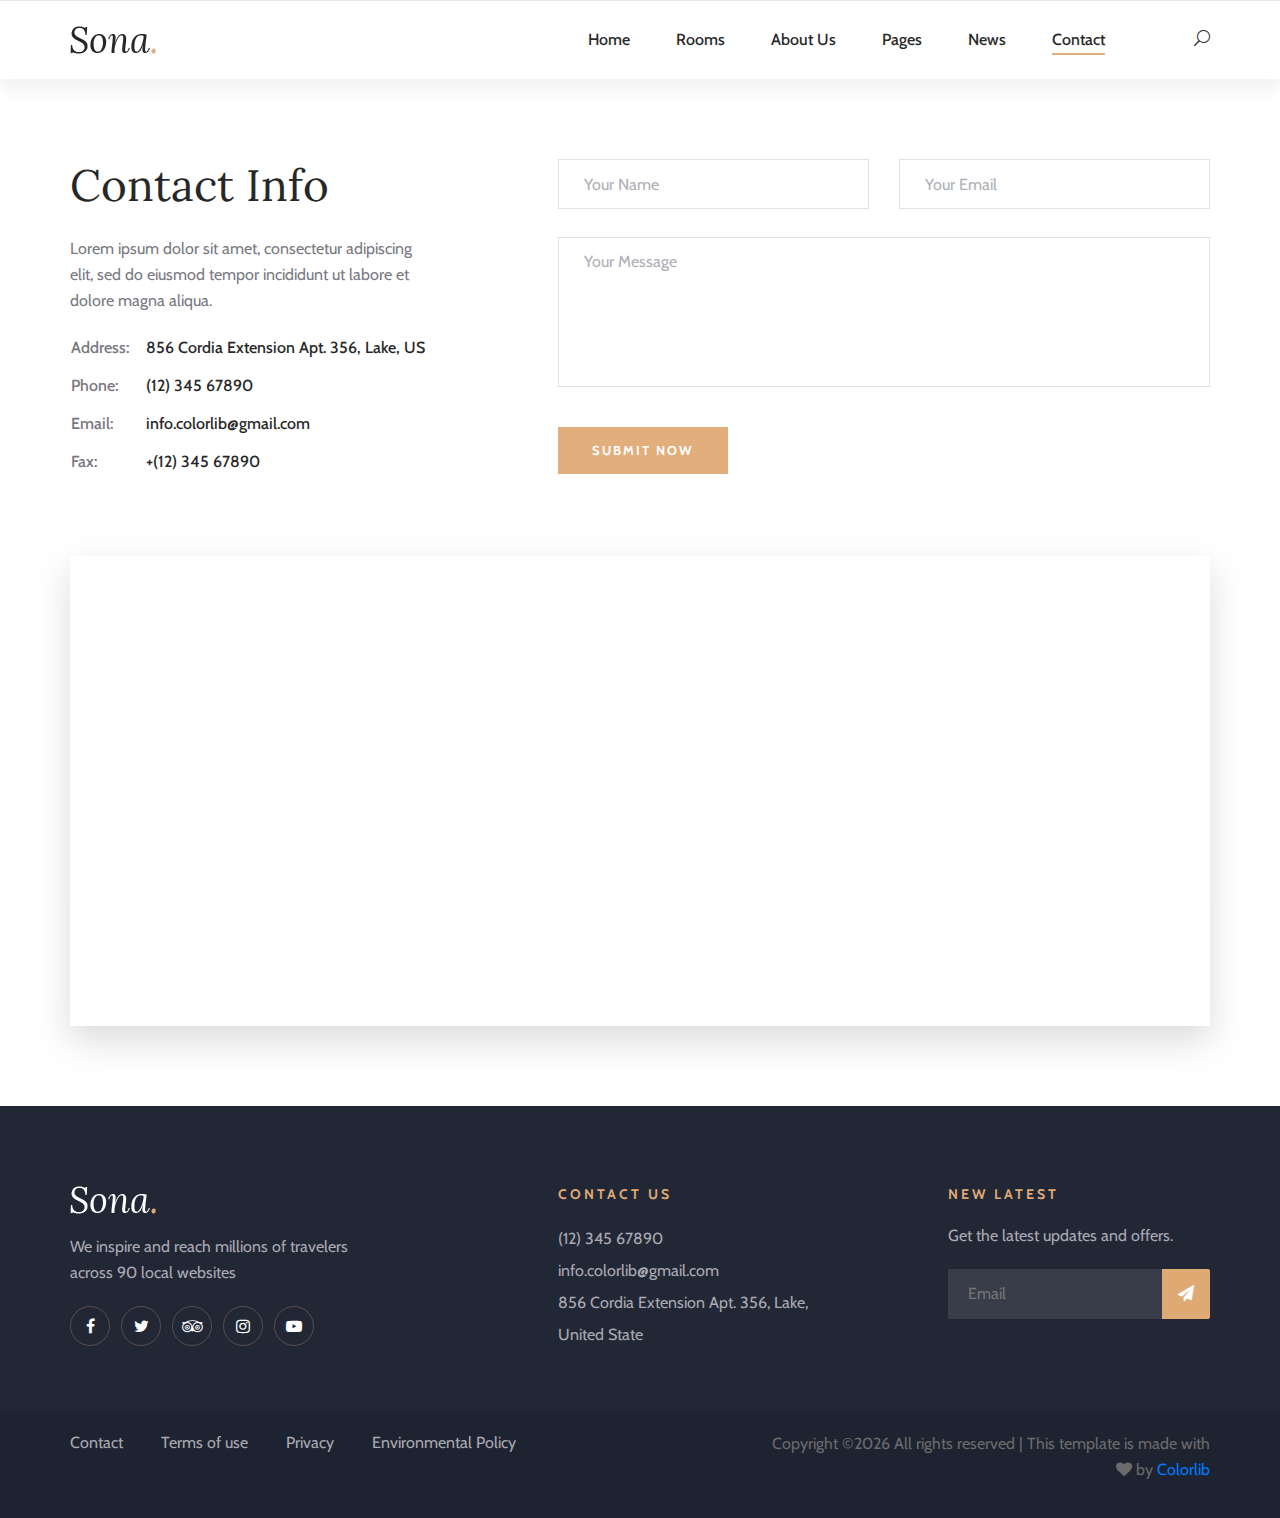
<file: contact.html>
<!DOCTYPE html>
<html lang="zxx">

<head>
    <meta charset="UTF-8">
    <meta name="description" content="Sona Template">
    <meta name="keywords" content="Sona, unica, creative, html">
    <meta name="viewport" content="width=device-width, initial-scale=1.0">
    <meta http-equiv="X-UA-Compatible" content="ie=edge">
    <title>Sona | Template</title>

    <!-- Google Font -->
    <link href="https://fonts.googleapis.com/css?family=Lora:400,700&display=swap" rel="stylesheet">
    <link href="https://fonts.googleapis.com/css?family=Cabin:400,500,600,700&display=swap" rel="stylesheet">

    <!-- Css Styles -->
    <link rel="stylesheet" href="css/bootstrap.min.css" type="text/css">
    <link rel="stylesheet" href="css/font-awesome.min.css" type="text/css">
    <link rel="stylesheet" href="css/elegant-icons.css" type="text/css">
    <link rel="stylesheet" href="css/flaticon.css" type="text/css">
    <link rel="stylesheet" href="css/owl.carousel.min.css" type="text/css">
    <link rel="stylesheet" href="css/nice-select.css" type="text/css">
    <link rel="stylesheet" href="css/jquery-ui.min.css" type="text/css">
    <link rel="stylesheet" href="css/magnific-popup.css" type="text/css">
    <link rel="stylesheet" href="css/slicknav.min.css" type="text/css">
    <link rel="stylesheet" href="css/style.css" type="text/css">
</head>

<body>
    <!-- Page Preloder -->
    <div id="preloder">
        <div class="loader"></div>
    </div>

    
    <!-- Offcanvas Menu Section End -->

    <!-- Header Section Begin -->
    <header class="header-section header-normal">
        <div class="top-nav">
     
        </div>
        <div class="menu-item">
            <div class="container">
                <div class="row">
                    <div class="col-lg-2">
                        <div class="logo">
                            <a href="./index.html">
                                <img src="img/logo.png" alt="">
                            </a>
                        </div>
                    </div>
                    <div class="col-lg-10">
                        <div class="nav-menu">
                            <nav class="mainmenu">
                                <ul>
                                    <li><a href="./index.html">Home</a></li>
                                    <li><a href="./rooms.html">Rooms</a></li>
                                    <li><a href="./about-us.html">About Us</a></li>
                                    <li><a href="./pages.html">Pages</a>
                                        <ul class="dropdown">
                                            <li><a href="./room-details.html">Room Details</a></li>
                                            <li><a href="./blog-details.html">Blog Details</a></li>
                                            <li><a href="#">Family Room</a></li>
                                            <li><a href="#">Premium Room</a></li>
                                        </ul>
                                    </li>
                                    <li><a href="./blog.html">News</a></li>
                                    <li class="active"><a href="./contact.html">Contact</a></li>
                                </ul>
                            </nav>
                            <div class="nav-right search-switch">
                                <i class="icon_search"></i>
                            </div>
                        </div>
                    </div>
                </div>
            </div>
        </div>
    </header>
    <!-- Header End -->

    <!-- Contact Section Begin -->
    <section class="contact-section spad">
        <div class="container">
            <div class="row">
                <div class="col-lg-4">
                    <div class="contact-text">
                        <h2>Contact Info</h2>
                        <p>Lorem ipsum dolor sit amet, consectetur adipiscing elit, sed do eiusmod tempor incididunt ut
                            labore et dolore magna aliqua.</p>
                        <table>
                            <tbody>
                                <tr>
                                    <td class="c-o">Address:</td>
                                    <td>856 Cordia Extension Apt. 356, Lake, US</td>
                                </tr>
                                <tr>
                                    <td class="c-o">Phone:</td>
                                    <td>(12) 345 67890</td>
                                </tr>
                                <tr>
                                    <td class="c-o">Email:</td>
                                    <td>info.colorlib@gmail.com</td>
                                </tr>
                                <tr>
                                    <td class="c-o">Fax:</td>
                                    <td>+(12) 345 67890</td>
                                </tr>
                            </tbody>
                        </table>
                    </div>
                </div>
                <div class="col-lg-7 offset-lg-1">
                    <form action="#" class="contact-form">
                        <div class="row">
                            <div class="col-lg-6">
                                <input type="text" placeholder="Your Name">
                            </div>
                            <div class="col-lg-6">
                                <input type="text" placeholder="Your Email">
                            </div>
                            <div class="col-lg-12">
                                <textarea placeholder="Your Message"></textarea>
                                <button type="submit">Submit Now</button>
                            </div>
                        </div>
                    </form>
                </div>
            </div>
            <div class="map">
                <iframe
                    src="https://www.google.com/maps/embed?pb=!1m18!1m12!1m3!1d3022.0606825994123!2d-72.8735845851828!3d40.760690042573295!2m3!1f0!2f0!3f0!3m2!1i1024!2i768!4f13.1!3m3!1m2!1s0x89e85b24c9274c91%3A0xf310d41b791bcb71!2sWilliam%20Floyd%20Pkwy%2C%20Mastic%20Beach%2C%20NY%2C%20USA!5e0!3m2!1sen!2sbd!4v1578582744646!5m2!1sen!2sbd"
                    height="470" style="border:0;" allowfullscreen=""></iframe>
            </div>
        </div>
    </section>
    <!-- Contact Section End -->

    <!-- Footer Section Begin -->
    <footer class="footer-section">
        <div class="container">
            <div class="footer-text">
                <div class="row">
                    <div class="col-lg-4">
                        <div class="ft-about">
                            <div class="logo">
                                <a href="#">
                                    <img src="img/footer-logo.png" alt="">
                                </a>
                            </div>
                            <p>We inspire and reach millions of travelers<br /> across 90 local websites</p>
                            <div class="fa-social">
                                <a href="#"><i class="fa fa-facebook"></i></a>
                                <a href="#"><i class="fa fa-twitter"></i></a>
                                <a href="#"><i class="fa fa-tripadvisor"></i></a>
                                <a href="#"><i class="fa fa-instagram"></i></a>
                                <a href="#"><i class="fa fa-youtube-play"></i></a>
                            </div>
                        </div>
                    </div>
                    <div class="col-lg-3 offset-lg-1">
                        <div class="ft-contact">
                            <h6>Contact Us</h6>
                            <ul>
                                <li>(12) 345 67890</li>
                                <li>info.colorlib@gmail.com</li>
                                <li>856 Cordia Extension Apt. 356, Lake, United State</li>
                            </ul>
                        </div>
                    </div>
                    <div class="col-lg-3 offset-lg-1">
                        <div class="ft-newslatter">
                            <h6>New latest</h6>
                            <p>Get the latest updates and offers.</p>
                            <form action="#" class="fn-form">
                                <input type="text" placeholder="Email">
                                <button type="submit"><i class="fa fa-send"></i></button>
                            </form>
                        </div>
                    </div>
                </div>
            </div>
        </div>
        <div class="copyright-option">
            <div class="container">
                <div class="row">
                    <div class="col-lg-7">
                        <ul>
                            <li><a href="#">Contact</a></li>
                            <li><a href="#">Terms of use</a></li>
                            <li><a href="#">Privacy</a></li>
                            <li><a href="#">Environmental Policy</a></li>
                        </ul>
                    </div>
                    <div class="col-lg-5">
                        <div class="co-text"><p><!-- Link back to Colorlib can't be removed. Template is licensed under CC BY 3.0. -->
  Copyright &copy;<script>document.write(new Date().getFullYear());</script> All rights reserved | This template is made with <i class="fa fa-heart" aria-hidden="true"></i> by <a href="https://colorlib.com" target="_blank">Colorlib</a>
  <!-- Link back to Colorlib can't be removed. Template is licensed under CC BY 3.0. --></p></div>
                    </div>
                </div>
            </div>
        </div>
    </footer>
    <!-- Footer Section End -->

    <!-- Search model Begin -->
    <div class="search-model">
        <div class="h-100 d-flex align-items-center justify-content-center">
            <div class="search-close-switch"><i class="icon_close"></i></div>
            <form class="search-model-form">
                <input type="text" id="search-input" placeholder="Search here.....">
            </form>
        </div>
    </div>
    <!-- Search model end -->

    <!-- Js Plugins -->
    <script src="js/jquery-3.3.1.min.js"></script>
    <script src="js/bootstrap.min.js"></script>
    <script src="js/jquery.magnific-popup.min.js"></script>
    <script src="js/jquery.nice-select.min.js"></script>
    <script src="js/jquery-ui.min.js"></script>
    <script src="js/jquery.slicknav.js"></script>
    <script src="js/owl.carousel.min.js"></script>
    <script src="js/main.js"></script>
</body>

</html>
</file>
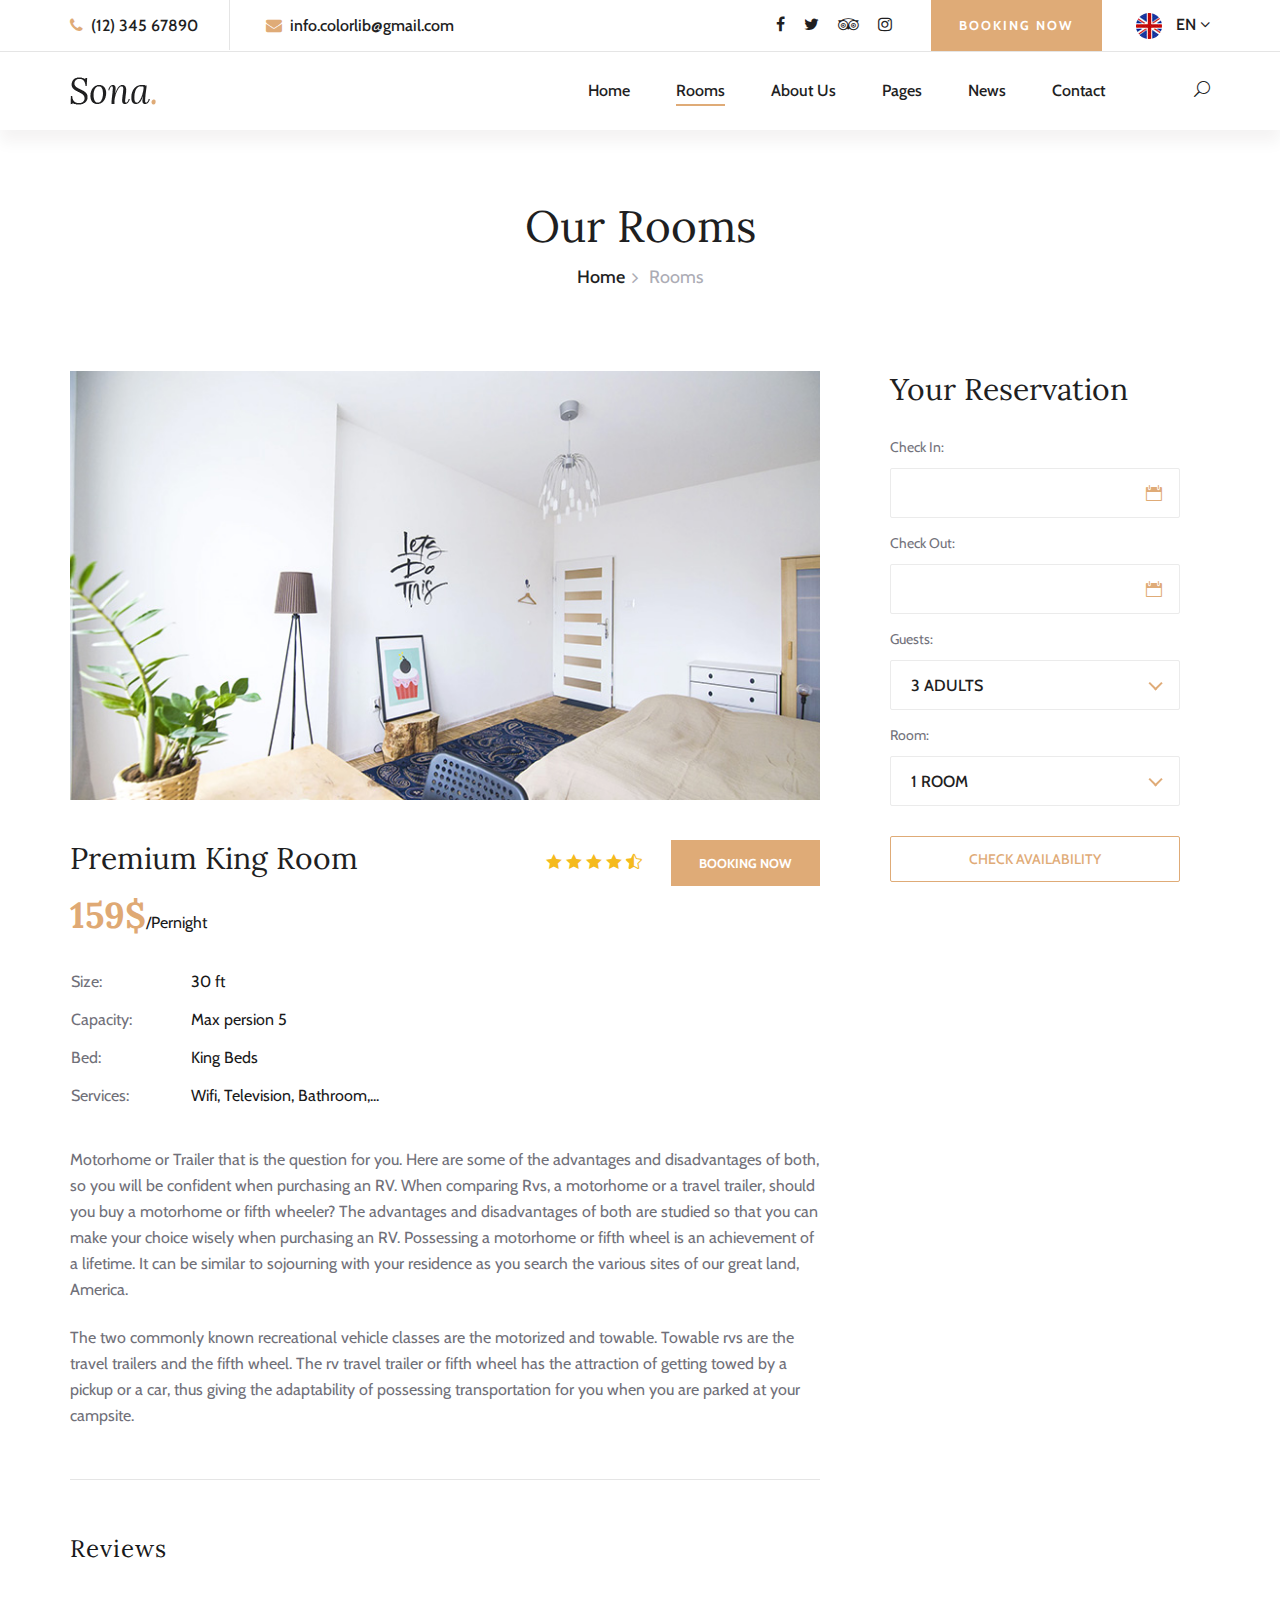
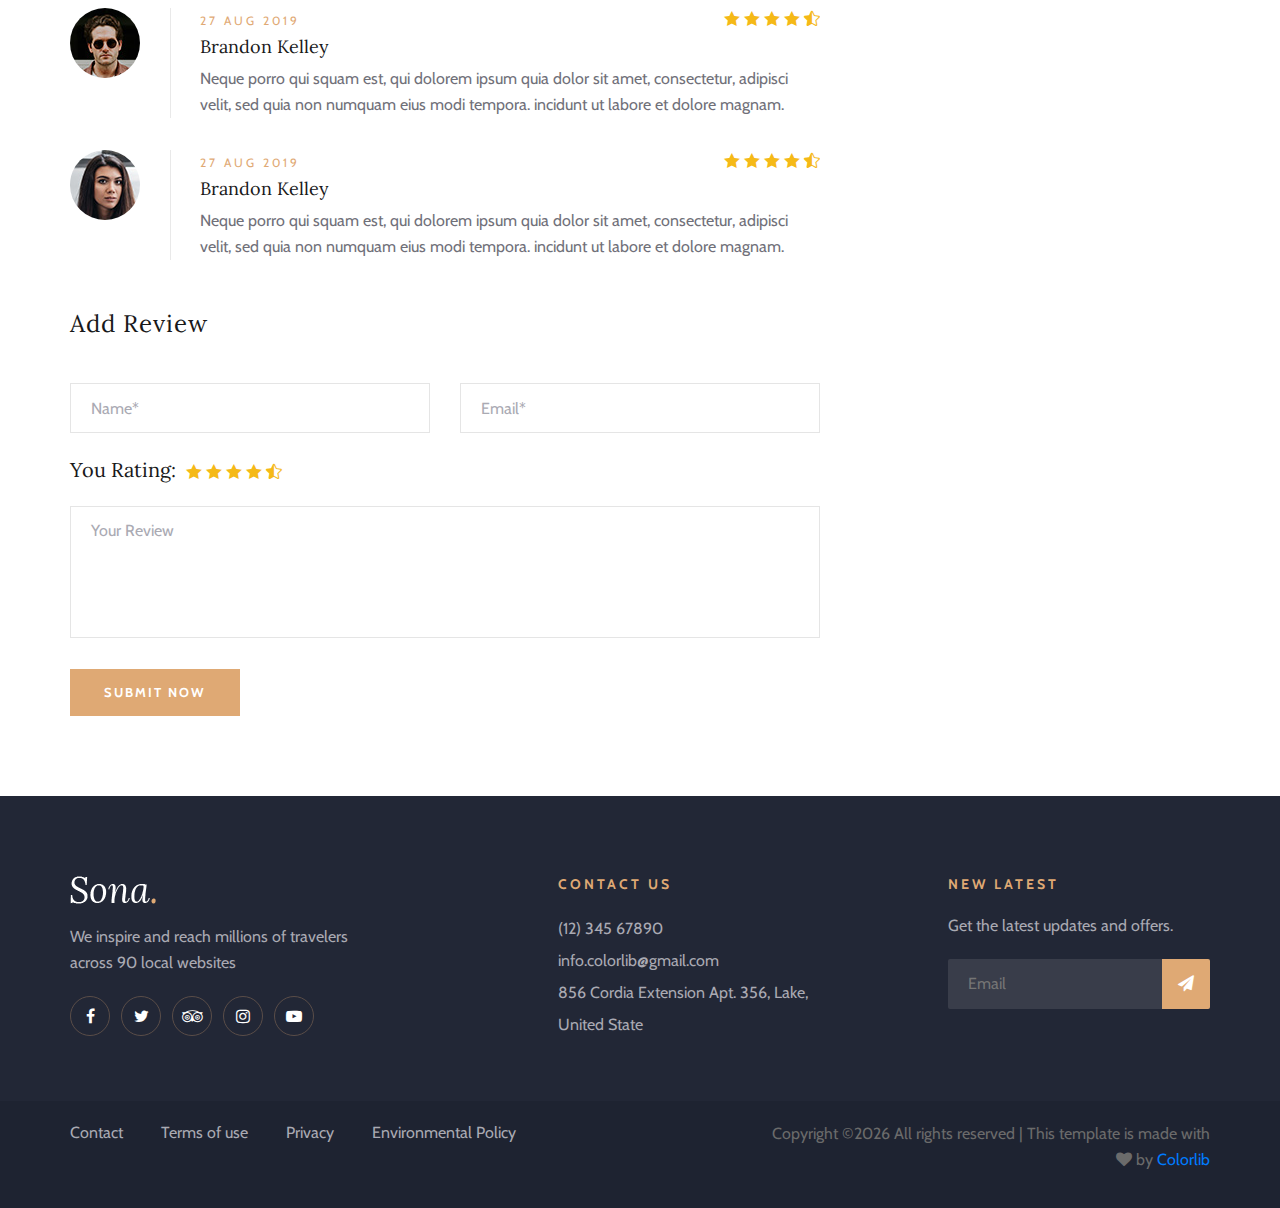
<file: room-details.html>
<!DOCTYPE html>
<html lang="zxx">

<head>
    <meta charset="UTF-8">
    <meta name="description" content="Sona Template">
    <meta name="keywords" content="Sona, unica, creative, html">
    <meta name="viewport" content="width=device-width, initial-scale=1.0">
    <meta http-equiv="X-UA-Compatible" content="ie=edge">
    <title>Sona | Template</title>

    <!-- Google Font -->
    <link href="https://fonts.googleapis.com/css?family=Lora:400,700&display=swap" rel="stylesheet">
    <link href="https://fonts.googleapis.com/css?family=Cabin:400,500,600,700&display=swap" rel="stylesheet">

    <!-- Css Styles -->
    <link rel="stylesheet" href="css/bootstrap.min.css" type="text/css">
    <link rel="stylesheet" href="css/font-awesome.min.css" type="text/css">
    <link rel="stylesheet" href="css/elegant-icons.css" type="text/css">
    <link rel="stylesheet" href="css/flaticon.css" type="text/css">
    <link rel="stylesheet" href="css/owl.carousel.min.css" type="text/css">
    <link rel="stylesheet" href="css/nice-select.css" type="text/css">
    <link rel="stylesheet" href="css/jquery-ui.min.css" type="text/css">
    <link rel="stylesheet" href="css/magnific-popup.css" type="text/css">
    <link rel="stylesheet" href="css/slicknav.min.css" type="text/css">
    <link rel="stylesheet" href="css/style.css" type="text/css">
</head>

<body>
    <!-- Page Preloder -->
    <div id="preloder">
        <div class="loader"></div>
    </div>

    <!-- Offcanvas Menu Section Begin -->
    <div class="offcanvas-menu-overlay"></div>
    <div class="canvas-open">
        <i class="icon_menu"></i>
    </div>
    <div class="offcanvas-menu-wrapper">
        <div class="canvas-close">
            <i class="icon_close"></i>
        </div>
        <div class="search-icon search-switch">
            <i class="icon_search"></i>
        </div>
        <div class="header-configure-area">
            <div class="language-option">
                <img src="img/flag.jpg" alt="">
                <span>EN <i class="fa fa-angle-down"></i></span>
                <div class="flag-dropdown">
                    <ul>
                        <li><a href="#">Zi</a></li>
                        <li><a href="#">Fr</a></li>
                    </ul>
                </div>
            </div>
            <a href="#" class="bk-btn">Booking Now</a>
        </div>
        <nav class="mainmenu mobile-menu">
            <ul>
                <li class="active"><a href="./index.html">Home</a></li>
                <li><a href="./rooms.html">Rooms</a></li>
                <li><a href="./about-us.html">About Us</a></li>
                <li><a href="./pages.html">Pages</a>
                    <ul class="dropdown">
                        <li><a href="./room-details.html">Room Details</a></li>
                        <li><a href="./blog-details.html">Blog Details</a></li>
                        <li><a href="#">Family Room</a></li>
                        <li><a href="#">Premium Room</a></li>
                    </ul>
                </li>
                <li><a href="./blog.html">News</a></li>
                <li><a href="./contact.html">Contact</a></li>
            </ul>
        </nav>
        <div id="mobile-menu-wrap"></div>
        <div class="top-social">
            <a href="#"><i class="fa fa-facebook"></i></a>
            <a href="#"><i class="fa fa-twitter"></i></a>
            <a href="#"><i class="fa fa-tripadvisor"></i></a>
            <a href="#"><i class="fa fa-instagram"></i></a>
        </div>
        <ul class="top-widget">
            <li><i class="fa fa-phone"></i> (12) 345 67890</li>
            <li><i class="fa fa-envelope"></i> info.colorlib@gmail.com</li>
        </ul>
    </div>
    <!-- Offcanvas Menu Section End -->

    <!-- Header Section Begin -->
    <header class="header-section header-normal">
        <div class="top-nav">
            <div class="container">
                <div class="row">
                    <div class="col-lg-6">
                        <ul class="tn-left">
                            <li><i class="fa fa-phone"></i> (12) 345 67890</li>
                            <li><i class="fa fa-envelope"></i> info.colorlib@gmail.com</li>
                        </ul>
                    </div>
                    <div class="col-lg-6">
                        <div class="tn-right">
                            <div class="top-social">
                                <a href="#"><i class="fa fa-facebook"></i></a>
                                <a href="#"><i class="fa fa-twitter"></i></a>
                                <a href="#"><i class="fa fa-tripadvisor"></i></a>
                                <a href="#"><i class="fa fa-instagram"></i></a>
                            </div>
                            <a href="#" class="bk-btn">Booking Now</a>
                            <div class="language-option">
                                <img src="img/flag.jpg" alt="">
                                <span>EN <i class="fa fa-angle-down"></i></span>
                                <div class="flag-dropdown">
                                    <ul>
                                        <li><a href="#">Zi</a></li>
                                        <li><a href="#">Fr</a></li>
                                    </ul>
                                </div>
                            </div>
                        </div>
                    </div>
                </div>
            </div>
        </div>
        <div class="menu-item">
            <div class="container">
                <div class="row">
                    <div class="col-lg-2">
                        <div class="logo">
                            <a href="./index.html">
                                <img src="img/logo.png" alt="">
                            </a>
                        </div>
                    </div>
                    <div class="col-lg-10">
                        <div class="nav-menu">
                            <nav class="mainmenu">
                                <ul>
                                    <li><a href="./index.html">Home</a></li>
                                    <li class="active"><a href="./rooms.html">Rooms</a></li>
                                    <li><a href="./about-us.html">About Us</a></li>
                                    <li><a href="./pages.html">Pages</a>
                                        <ul class="dropdown">
                                            <li><a href="./room-details.html">Room Details</a></li>
                                            <li><a href="./blog-details.html">Blog Details</a></li>
                                            <li><a href="#">Family Room</a></li>
                                            <li><a href="#">Premium Room</a></li>
                                        </ul>
                                    </li>
                                    <li><a href="./blog.html">News</a></li>
                                    <li><a href="./contact.html">Contact</a></li>
                                </ul>
                            </nav>
                            <div class="nav-right search-switch">
                                <i class="icon_search"></i>
                            </div>
                        </div>
                    </div>
                </div>
            </div>
        </div>
    </header>
    <!-- Header End -->

    <!-- Breadcrumb Section Begin -->
    <div class="breadcrumb-section">
        <div class="container">
            <div class="row">
                <div class="col-lg-12">
                    <div class="breadcrumb-text">
                        <h2>Our Rooms</h2>
                        <div class="bt-option">
                            <a href="./home.html">Home</a>
                            <span>Rooms</span>
                        </div>
                    </div>
                </div>
            </div>
        </div>
    </div>
    <!-- Breadcrumb Section End -->

    <!-- Room Details Section Begin -->
    <section class="room-details-section spad">
        <div class="container">
            <div class="row">
                <div class="col-lg-8">
                    <div class="room-details-item">
                        <img src="img/room/room-details.jpg" alt="">
                        <div class="rd-text">
                            <div class="rd-title">
                                <h3>Premium King Room</h3>
                                <div class="rdt-right">
                                    <div class="rating">
                                        <i class="icon_star"></i>
                                        <i class="icon_star"></i>
                                        <i class="icon_star"></i>
                                        <i class="icon_star"></i>
                                        <i class="icon_star-half_alt"></i>
                                    </div>
                                    <a href="#">Booking Now</a>
                                </div>
                            </div>
                            <h2>159$<span>/Pernight</span></h2>
                            <table>
                                <tbody>
                                    <tr>
                                        <td class="r-o">Size:</td>
                                        <td>30 ft</td>
                                    </tr>
                                    <tr>
                                        <td class="r-o">Capacity:</td>
                                        <td>Max persion 5</td>
                                    </tr>
                                    <tr>
                                        <td class="r-o">Bed:</td>
                                        <td>King Beds</td>
                                    </tr>
                                    <tr>
                                        <td class="r-o">Services:</td>
                                        <td>Wifi, Television, Bathroom,...</td>
                                    </tr>
                                </tbody>
                            </table>
                            <p class="f-para">Motorhome or Trailer that is the question for you. Here are some of the
                                advantages and disadvantages of both, so you will be confident when purchasing an RV.
                                When comparing Rvs, a motorhome or a travel trailer, should you buy a motorhome or fifth
                                wheeler? The advantages and disadvantages of both are studied so that you can make your
                                choice wisely when purchasing an RV. Possessing a motorhome or fifth wheel is an
                                achievement of a lifetime. It can be similar to sojourning with your residence as you
                                search the various sites of our great land, America.</p>
                            <p>The two commonly known recreational vehicle classes are the motorized and towable.
                                Towable rvs are the travel trailers and the fifth wheel. The rv travel trailer or fifth
                                wheel has the attraction of getting towed by a pickup or a car, thus giving the
                                adaptability of possessing transportation for you when you are parked at your campsite.
                            </p>
                        </div>
                    </div>
                    <div class="rd-reviews">
                        <h4>Reviews</h4>
                        <div class="review-item">
                            <div class="ri-pic">
                                <img src="img/room/avatar/avatar-1.jpg" alt="">
                            </div>
                            <div class="ri-text">
                                <span>27 Aug 2019</span>
                                <div class="rating">
                                    <i class="icon_star"></i>
                                    <i class="icon_star"></i>
                                    <i class="icon_star"></i>
                                    <i class="icon_star"></i>
                                    <i class="icon_star-half_alt"></i>
                                </div>
                                <h5>Brandon Kelley</h5>
                                <p>Neque porro qui squam est, qui dolorem ipsum quia dolor sit amet, consectetur,
                                    adipisci velit, sed quia non numquam eius modi tempora. incidunt ut labore et dolore
                                    magnam.</p>
                            </div>
                        </div>
                        <div class="review-item">
                            <div class="ri-pic">
                                <img src="img/room/avatar/avatar-2.jpg" alt="">
                            </div>
                            <div class="ri-text">
                                <span>27 Aug 2019</span>
                                <div class="rating">
                                    <i class="icon_star"></i>
                                    <i class="icon_star"></i>
                                    <i class="icon_star"></i>
                                    <i class="icon_star"></i>
                                    <i class="icon_star-half_alt"></i>
                                </div>
                                <h5>Brandon Kelley</h5>
                                <p>Neque porro qui squam est, qui dolorem ipsum quia dolor sit amet, consectetur,
                                    adipisci velit, sed quia non numquam eius modi tempora. incidunt ut labore et dolore
                                    magnam.</p>
                            </div>
                        </div>
                    </div>
                    <div class="review-add">
                        <h4>Add Review</h4>
                        <form action="#" class="ra-form">
                            <div class="row">
                                <div class="col-lg-6">
                                    <input type="text" placeholder="Name*">
                                </div>
                                <div class="col-lg-6">
                                    <input type="text" placeholder="Email*">
                                </div>
                                <div class="col-lg-12">
                                    <div>
                                        <h5>You Rating:</h5>
                                        <div class="rating">
                                            <i class="icon_star"></i>
                                            <i class="icon_star"></i>
                                            <i class="icon_star"></i>
                                            <i class="icon_star"></i>
                                            <i class="icon_star-half_alt"></i>
                                        </div>
                                    </div>
                                    <textarea placeholder="Your Review"></textarea>
                                    <button type="submit">Submit Now</button>
                                </div>
                            </div>
                        </form>
                    </div>
                </div>
                <div class="col-lg-4">
                    <div class="room-booking">
                        <h3>Your Reservation</h3>
                        <form action="#">
                            <div class="check-date">
                                <label for="date-in">Check In:</label>
                                <input type="text" class="date-input" id="date-in">
                                <i class="icon_calendar"></i>
                            </div>
                            <div class="check-date">
                                <label for="date-out">Check Out:</label>
                                <input type="text" class="date-input" id="date-out">
                                <i class="icon_calendar"></i>
                            </div>
                            <div class="select-option">
                                <label for="guest">Guests:</label>
                                <select id="guest">
                                    <option value="">3 Adults</option>
                                </select>
                            </div>
                            <div class="select-option">
                                <label for="room">Room:</label>
                                <select id="room">
                                    <option value="">1 Room</option>
                                </select>
                            </div>
                            <button type="submit">Check Availability</button>
                        </form>
                    </div>
                </div>
            </div>
        </div>
    </section>
    <!-- Room Details Section End -->

    <!-- Footer Section Begin -->
    <footer class="footer-section">
        <div class="container">
            <div class="footer-text">
                <div class="row">
                    <div class="col-lg-4">
                        <div class="ft-about">
                            <div class="logo">
                                <a href="#">
                                    <img src="img/footer-logo.png" alt="">
                                </a>
                            </div>
                            <p>We inspire and reach millions of travelers<br /> across 90 local websites</p>
                            <div class="fa-social">
                                <a href="#"><i class="fa fa-facebook"></i></a>
                                <a href="#"><i class="fa fa-twitter"></i></a>
                                <a href="#"><i class="fa fa-tripadvisor"></i></a>
                                <a href="#"><i class="fa fa-instagram"></i></a>
                                <a href="#"><i class="fa fa-youtube-play"></i></a>
                            </div>
                        </div>
                    </div>
                    <div class="col-lg-3 offset-lg-1">
                        <div class="ft-contact">
                            <h6>Contact Us</h6>
                            <ul>
                                <li>(12) 345 67890</li>
                                <li>info.colorlib@gmail.com</li>
                                <li>856 Cordia Extension Apt. 356, Lake, United State</li>
                            </ul>
                        </div>
                    </div>
                    <div class="col-lg-3 offset-lg-1">
                        <div class="ft-newslatter">
                            <h6>New latest</h6>
                            <p>Get the latest updates and offers.</p>
                            <form action="#" class="fn-form">
                                <input type="text" placeholder="Email">
                                <button type="submit"><i class="fa fa-send"></i></button>
                            </form>
                        </div>
                    </div>
                </div>
            </div>
        </div>
        <div class="copyright-option">
            <div class="container">
                <div class="row">
                    <div class="col-lg-7">
                        <ul>
                            <li><a href="#">Contact</a></li>
                            <li><a href="#">Terms of use</a></li>
                            <li><a href="#">Privacy</a></li>
                            <li><a href="#">Environmental Policy</a></li>
                        </ul>
                    </div>
                    <div class="col-lg-5">
                        <div class="co-text"><p><!-- Link back to Colorlib can't be removed. Template is licensed under CC BY 3.0. -->
  Copyright &copy;<script>document.write(new Date().getFullYear());</script> All rights reserved | This template is made with <i class="fa fa-heart" aria-hidden="true"></i> by <a href="https://colorlib.com" target="_blank">Colorlib</a>
  <!-- Link back to Colorlib can't be removed. Template is licensed under CC BY 3.0. --></p></div>
                    </div>
                </div>
            </div>
        </div>
    </footer>
    <!-- Footer Section End -->

    <!-- Search model Begin -->
    <div class="search-model">
        <div class="h-100 d-flex align-items-center justify-content-center">
            <div class="search-close-switch"><i class="icon_close"></i></div>
            <form class="search-model-form">
                <input type="text" id="search-input" placeholder="Search here.....">
            </form>
        </div>
    </div>
    <!-- Search model end -->

    <!-- Js Plugins -->
    <script src="js/jquery-3.3.1.min.js"></script>
    <script src="js/bootstrap.min.js"></script>
    <script src="js/jquery.magnific-popup.min.js"></script>
    <script src="js/jquery.nice-select.min.js"></script>
    <script src="js/jquery-ui.min.js"></script>
    <script src="js/jquery.slicknav.js"></script>
    <script src="js/owl.carousel.min.js"></script>
    <script src="js/main.js"></script>
</body>

</html>
</file>
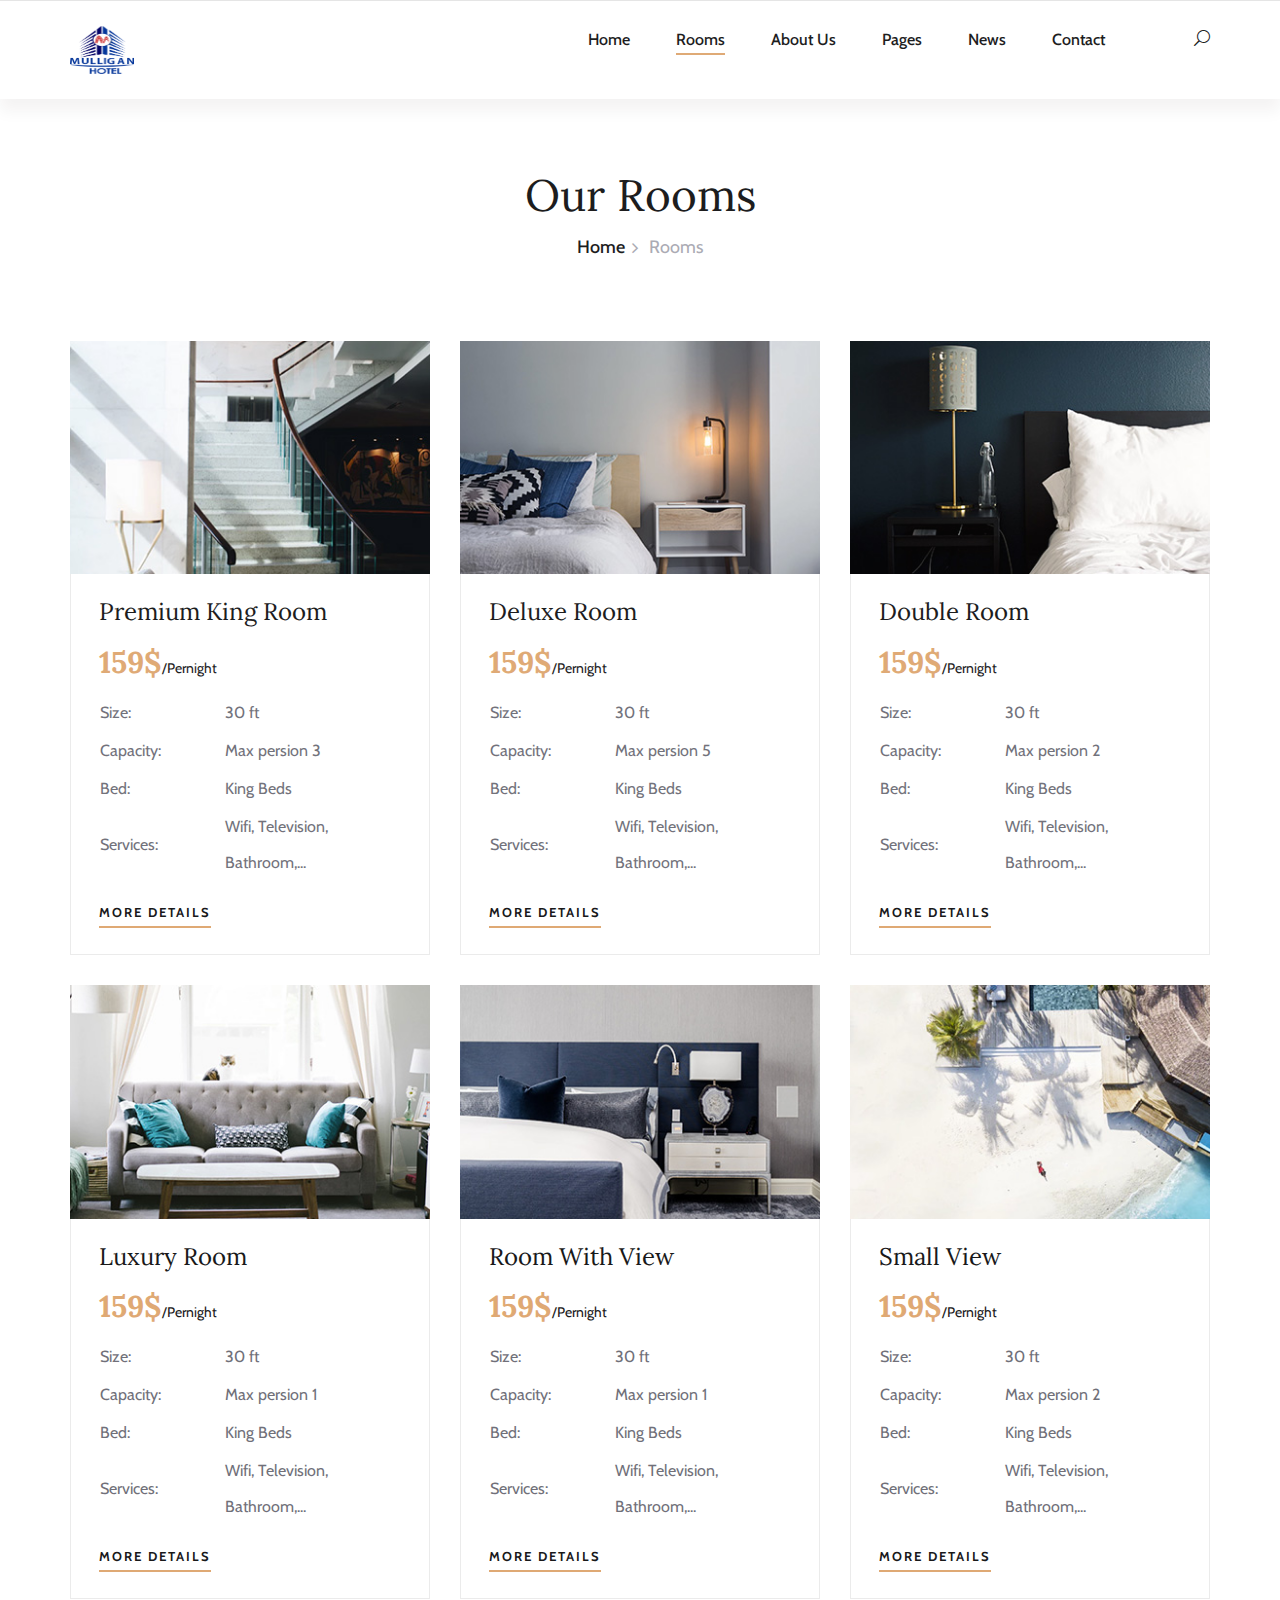
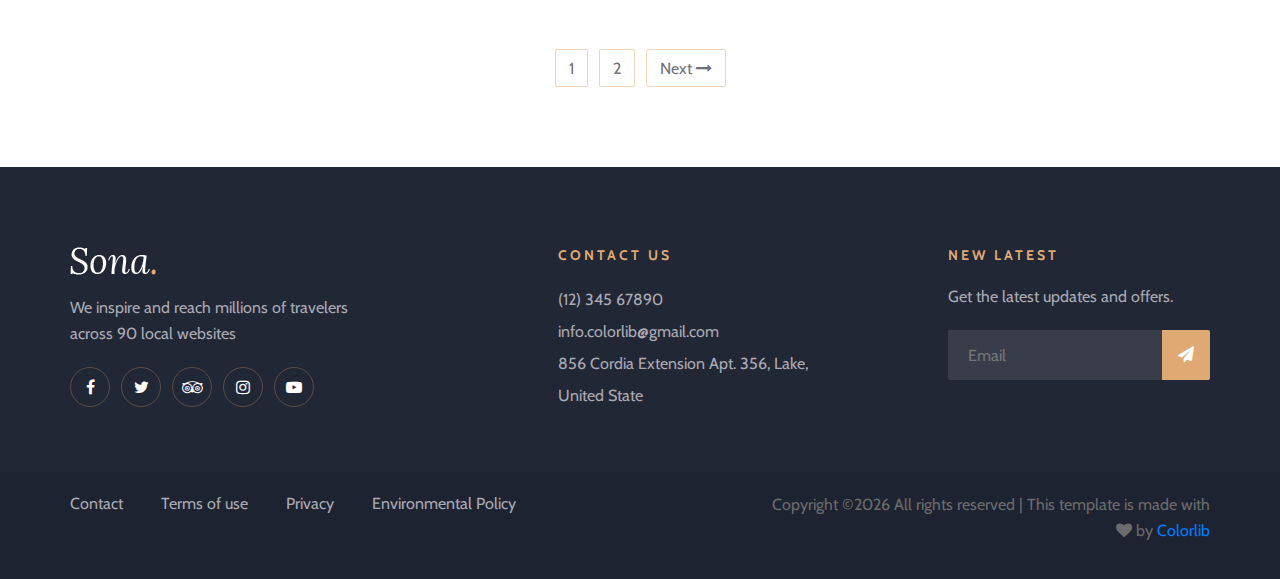
<file: rooms.html>
<!DOCTYPE html>
<html lang="zxx">

<head>
    <meta charset="UTF-8">
    <meta name="description" content="Sona Template">
    <meta name="keywords" content="Sona, unica, creative, html">
    <meta name="viewport" content="width=device-width, initial-scale=1.0">
    <meta http-equiv="X-UA-Compatible" content="ie=edge">
    <title>Sona | Template</title>

    <!-- Google Font -->
    <link href="https://fonts.googleapis.com/css?family=Lora:400,700&display=swap" rel="stylesheet">
    <link href="https://fonts.googleapis.com/css?family=Cabin:400,500,600,700&display=swap" rel="stylesheet">

    <!-- Css Styles -->
    <link rel="stylesheet" href="css/bootstrap.min.css" type="text/css">
    <link rel="stylesheet" href="css/font-awesome.min.css" type="text/css">
    <link rel="stylesheet" href="css/elegant-icons.css" type="text/css">
    <link rel="stylesheet" href="css/flaticon.css" type="text/css">
    <link rel="stylesheet" href="css/owl.carousel.min.css" type="text/css">
    <link rel="stylesheet" href="css/nice-select.css" type="text/css">
    <link rel="stylesheet" href="css/jquery-ui.min.css" type="text/css">
    <link rel="stylesheet" href="css/magnific-popup.css" type="text/css">
    <link rel="stylesheet" href="css/slicknav.min.css" type="text/css">
    <link rel="stylesheet" href="css/style.css" type="text/css">
</head>

<body>
    <!-- Page Preloder -->
    <div id="preloder">
        <div class="loader"></div>
    </div>


    <!-- Header Section Begin -->
    <header class="header-section header-normal">
        <div class="top-nav">
          
        </div>
        <div class="menu-item">
            <div class="container">
                <div class="row">
                    <div class="col-lg-2">
                        <div class="logo">
                            <a href="./index.html">
                                <img src="img/Mulligan hotel.png" style="width: 4rem; height: 3rem;" alt="">
                            </a>
                        </div>
                    </div>
                    <div class="col-lg-10">
                        <div class="nav-menu">
                            <nav class="mainmenu">
                                <ul>
                                    <li><a href="./index.html">Home</a></li>
                                    <li class="active"><a href="./rooms.html">Rooms</a></li>
                                    <li><a href="./about-us.html">About Us</a></li>
                                    <li><a href="./pages.html">Pages</a>
                                        <ul class="dropdown">
                                            <li><a href="./room-details.html">Room Details</a></li>
                                            <li><a href="./blog-details.html">Blog Details</a></li>
                                            <li><a href="#">Family Room</a></li>
                                            <li><a href="#">Premium Room</a></li>
                                        </ul>
                                    </li>
                                    <li><a href="./blog.html">News</a></li>
                                    <li><a href="./contact.html">Contact</a></li>
                                </ul>
                            </nav>
                            <div class="nav-right search-switch">
                                <i class="icon_search"></i>
                            </div>
                        </div>
                    </div>
                </div>
            </div>
        </div>
    </header>
    <!-- Header End -->

    <!-- Breadcrumb Section Begin -->
    <div class="breadcrumb-section">
        <div class="container">
            <div class="row">
                <div class="col-lg-12">
                    <div class="breadcrumb-text">
                        <h2>Our Rooms</h2>
                        <div class="bt-option">
                            <a href="./home.html">Home</a>
                            <span>Rooms</span>
                        </div>
                    </div>
                </div>
            </div>
        </div>
    </div>
    <!-- Breadcrumb Section End -->

    <!-- Rooms Section Begin -->
    <section class="rooms-section spad">
        <div class="container">
            <div class="row">
                <div class="col-lg-4 col-md-6">
                    <div class="room-item">
                        <img src="img/room/room-1.jpg" alt="">
                        <div class="ri-text">
                            <h4>Premium King Room</h4>
                            <h3>159$<span>/Pernight</span></h3>
                            <table>
                                <tbody>
                                    <tr>
                                        <td class="r-o">Size:</td>
                                        <td>30 ft</td>
                                    </tr>
                                    <tr>
                                        <td class="r-o">Capacity:</td>
                                        <td>Max persion 3</td>
                                    </tr>
                                    <tr>
                                        <td class="r-o">Bed:</td>
                                        <td>King Beds</td>
                                    </tr>
                                    <tr>
                                        <td class="r-o">Services:</td>
                                        <td>Wifi, Television, Bathroom,...</td>
                                    </tr>
                                </tbody>
                            </table>
                            <a href="#" class="primary-btn">More Details</a>
                        </div>
                    </div>
                </div>
                <div class="col-lg-4 col-md-6">
                    <div class="room-item">
                        <img src="img/room/room-2.jpg" alt="">
                        <div class="ri-text">
                            <h4>Deluxe Room</h4>
                            <h3>159$<span>/Pernight</span></h3>
                            <table>
                                <tbody>
                                    <tr>
                                        <td class="r-o">Size:</td>
                                        <td>30 ft</td>
                                    </tr>
                                    <tr>
                                        <td class="r-o">Capacity:</td>
                                        <td>Max persion 5</td>
                                    </tr>
                                    <tr>
                                        <td class="r-o">Bed:</td>
                                        <td>King Beds</td>
                                    </tr>
                                    <tr>
                                        <td class="r-o">Services:</td>
                                        <td>Wifi, Television, Bathroom,...</td>
                                    </tr>
                                </tbody>
                            </table>
                            <a href="#" class="primary-btn">More Details</a>
                        </div>
                    </div>
                </div>
                <div class="col-lg-4 col-md-6">
                    <div class="room-item">
                        <img src="img/room/room-3.jpg" alt="">
                        <div class="ri-text">
                            <h4>Double Room</h4>
                            <h3>159$<span>/Pernight</span></h3>
                            <table>
                                <tbody>
                                    <tr>
                                        <td class="r-o">Size:</td>
                                        <td>30 ft</td>
                                    </tr>
                                    <tr>
                                        <td class="r-o">Capacity:</td>
                                        <td>Max persion 2</td>
                                    </tr>
                                    <tr>
                                        <td class="r-o">Bed:</td>
                                        <td>King Beds</td>
                                    </tr>
                                    <tr>
                                        <td class="r-o">Services:</td>
                                        <td>Wifi, Television, Bathroom,...</td>
                                    </tr>
                                </tbody>
                            </table>
                            <a href="#" class="primary-btn">More Details</a>
                        </div>
                    </div>
                </div>
                <div class="col-lg-4 col-md-6">
                    <div class="room-item">
                        <img src="img/room/room-4.jpg" alt="">
                        <div class="ri-text">
                            <h4>Luxury Room</h4>
                            <h3>159$<span>/Pernight</span></h3>
                            <table>
                                <tbody>
                                    <tr>
                                        <td class="r-o">Size:</td>
                                        <td>30 ft</td>
                                    </tr>
                                    <tr>
                                        <td class="r-o">Capacity:</td>
                                        <td>Max persion 1</td>
                                    </tr>
                                    <tr>
                                        <td class="r-o">Bed:</td>
                                        <td>King Beds</td>
                                    </tr>
                                    <tr>
                                        <td class="r-o">Services:</td>
                                        <td>Wifi, Television, Bathroom,...</td>
                                    </tr>
                                </tbody>
                            </table>
                            <a href="#" class="primary-btn">More Details</a>
                        </div>
                    </div>
                </div>
                <div class="col-lg-4 col-md-6">
                    <div class="room-item">
                        <img src="img/room/room-5.jpg" alt="">
                        <div class="ri-text">
                            <h4>Room With View</h4>
                            <h3>159$<span>/Pernight</span></h3>
                            <table>
                                <tbody>
                                    <tr>
                                        <td class="r-o">Size:</td>
                                        <td>30 ft</td>
                                    </tr>
                                    <tr>
                                        <td class="r-o">Capacity:</td>
                                        <td>Max persion 1</td>
                                    </tr>
                                    <tr>
                                        <td class="r-o">Bed:</td>
                                        <td>King Beds</td>
                                    </tr>
                                    <tr>
                                        <td class="r-o">Services:</td>
                                        <td>Wifi, Television, Bathroom,...</td>
                                    </tr>
                                </tbody>
                            </table>
                            <a href="#" class="primary-btn">More Details</a>
                        </div>
                    </div>
                </div>
                <div class="col-lg-4 col-md-6">
                    <div class="room-item">
                        <img src="img/room/room-6.jpg" alt="">
                        <div class="ri-text">
                            <h4>Small View</h4>
                            <h3>159$<span>/Pernight</span></h3>
                            <table>
                                <tbody>
                                    <tr>
                                        <td class="r-o">Size:</td>
                                        <td>30 ft</td>
                                    </tr>
                                    <tr>
                                        <td class="r-o">Capacity:</td>
                                        <td>Max persion 2</td>
                                    </tr>
                                    <tr>
                                        <td class="r-o">Bed:</td>
                                        <td>King Beds</td>
                                    </tr>
                                    <tr>
                                        <td class="r-o">Services:</td>
                                        <td>Wifi, Television, Bathroom,...</td>
                                    </tr>
                                </tbody>
                            </table>
                            <a href="#" class="primary-btn">More Details</a>
                        </div>
                    </div>
                </div>
                <div class="col-lg-12">
                    <div class="room-pagination">
                        <a href="#">1</a>
                        <a href="#">2</a>
                        <a href="#">Next <i class="fa fa-long-arrow-right"></i></a>
                    </div>
                </div>
            </div>
        </div>
    </section>
    <!-- Rooms Section End -->

    <!-- Footer Section Begin -->
    <footer class="footer-section">
        <div class="container">
            <div class="footer-text">
                <div class="row">
                    <div class="col-lg-4">
                        <div class="ft-about">
                            <div class="logo">
                                <a href="#">
                                    <img src="img/footer-logo.png" alt="">
                                </a>
                            </div>
                            <p>We inspire and reach millions of travelers<br /> across 90 local websites</p>
                            <div class="fa-social">
                                <a href="#"><i class="fa fa-facebook"></i></a>
                                <a href="#"><i class="fa fa-twitter"></i></a>
                                <a href="#"><i class="fa fa-tripadvisor"></i></a>
                                <a href="#"><i class="fa fa-instagram"></i></a>
                                <a href="#"><i class="fa fa-youtube-play"></i></a>
                            </div>
                        </div>
                    </div>
                    <div class="col-lg-3 offset-lg-1">
                        <div class="ft-contact">
                            <h6>Contact Us</h6>
                            <ul>
                                <li>(12) 345 67890</li>
                                <li>info.colorlib@gmail.com</li>
                                <li>856 Cordia Extension Apt. 356, Lake, United State</li>
                            </ul>
                        </div>
                    </div>
                    <div class="col-lg-3 offset-lg-1">
                        <div class="ft-newslatter">
                            <h6>New latest</h6>
                            <p>Get the latest updates and offers.</p>
                            <form action="#" class="fn-form">
                                <input type="text" placeholder="Email">
                                <button type="submit"><i class="fa fa-send"></i></button>
                            </form>
                        </div>
                    </div>
                </div>
            </div>
        </div>
        <div class="copyright-option">
            <div class="container">
                <div class="row">
                    <div class="col-lg-7">
                        <ul>
                            <li><a href="#">Contact</a></li>
                            <li><a href="#">Terms of use</a></li>
                            <li><a href="#">Privacy</a></li>
                            <li><a href="#">Environmental Policy</a></li>
                        </ul>
                    </div>
                    <div class="col-lg-5">
                        <div class="co-text"><p><!-- Link back to Colorlib can't be removed. Template is licensed under CC BY 3.0. -->
  Copyright &copy;<script>document.write(new Date().getFullYear());</script> All rights reserved | This template is made with <i class="fa fa-heart" aria-hidden="true"></i> by <a href="https://colorlib.com" target="_blank">Colorlib</a>
  <!-- Link back to Colorlib can't be removed. Template is licensed under CC BY 3.0. --></p></div>
                    </div>
                </div>
            </div>
        </div>
    </footer>
    <!-- Footer Section End -->

    <!-- Search model Begin -->
    <div class="search-model">
        <div class="h-100 d-flex align-items-center justify-content-center">
            <div class="search-close-switch"><i class="icon_close"></i></div>
            <form class="search-model-form">
                <input type="text" id="search-input" placeholder="Search here.....">
            </form>
        </div>
    </div>
    <!-- Search model end -->

    <!-- Js Plugins -->
    <script src="js/jquery-3.3.1.min.js"></script>
    <script src="js/bootstrap.min.js"></script>
    <script src="js/jquery.magnific-popup.min.js"></script>
    <script src="js/jquery.nice-select.min.js"></script>
    <script src="js/jquery-ui.min.js"></script>
    <script src="js/jquery.slicknav.js"></script>
    <script src="js/owl.carousel.min.js"></script>
    <script src="js/main.js"></script>
</body>

</html>
</file>
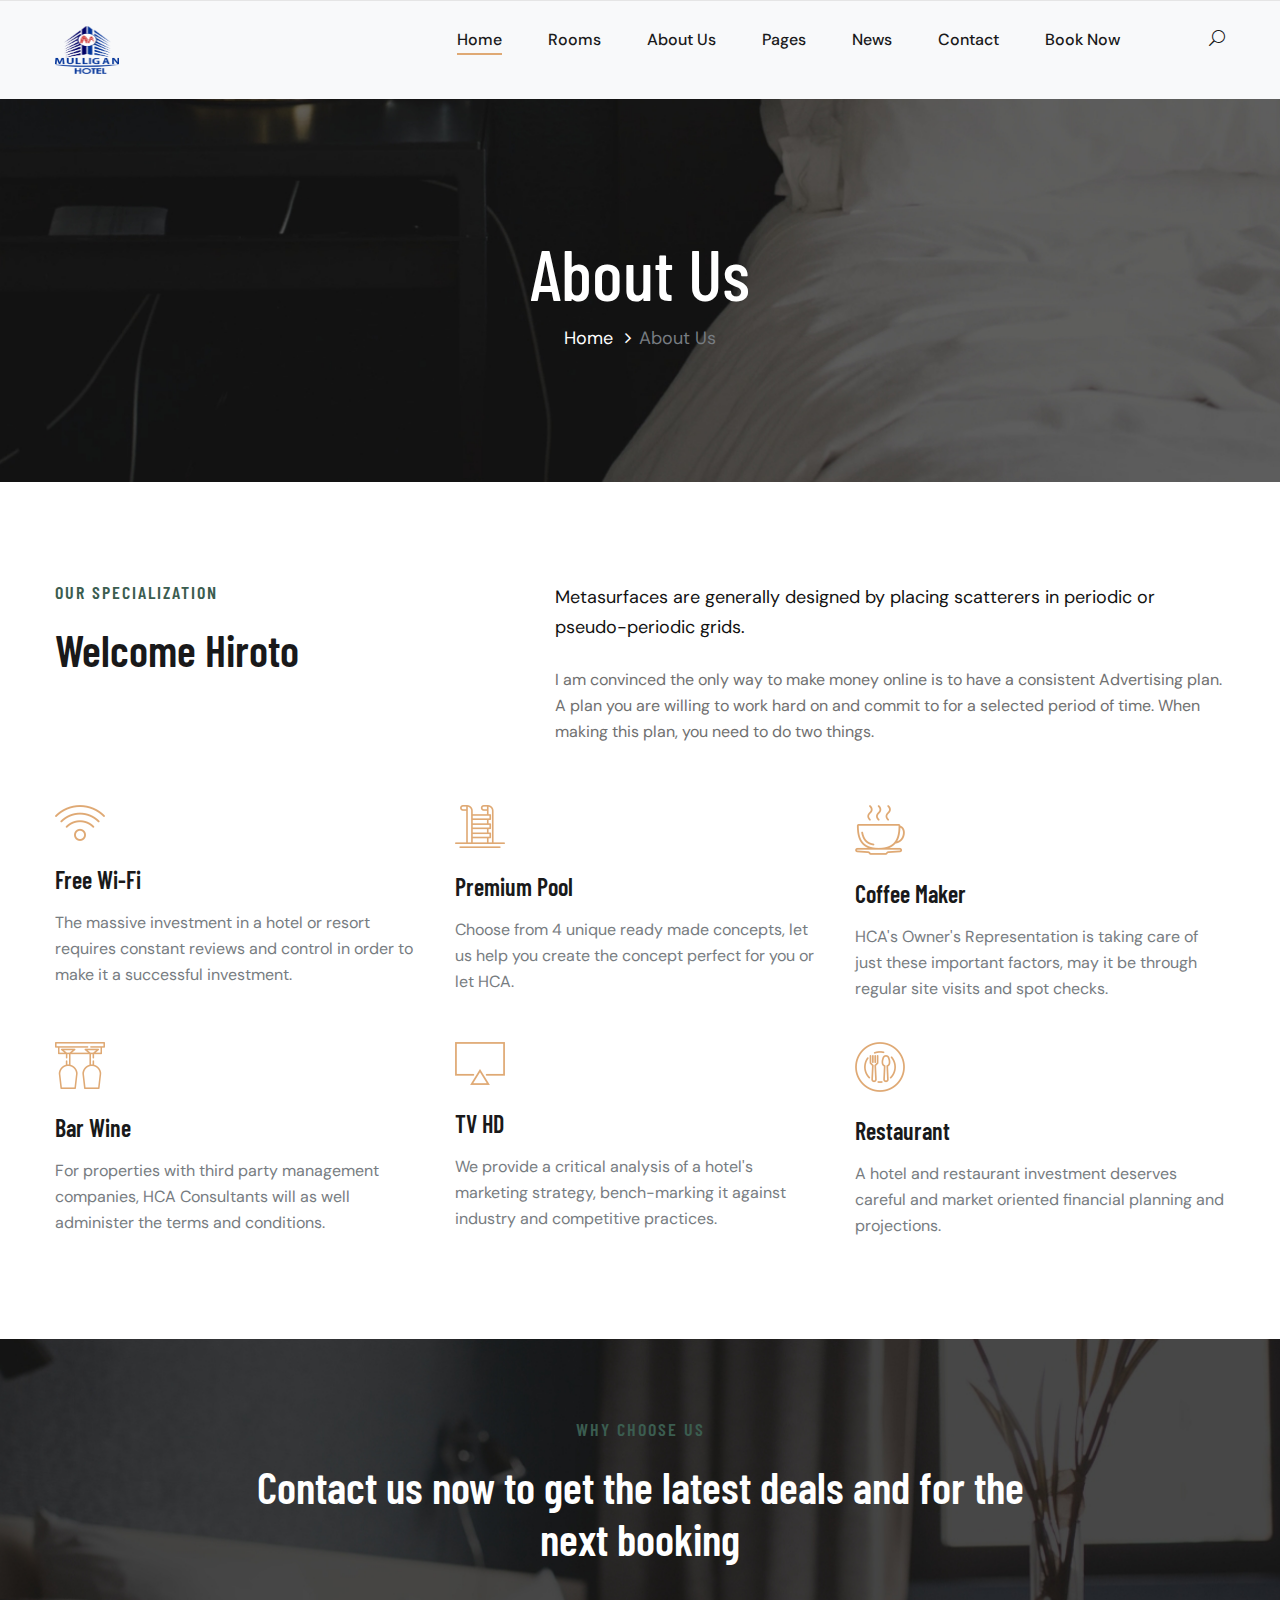
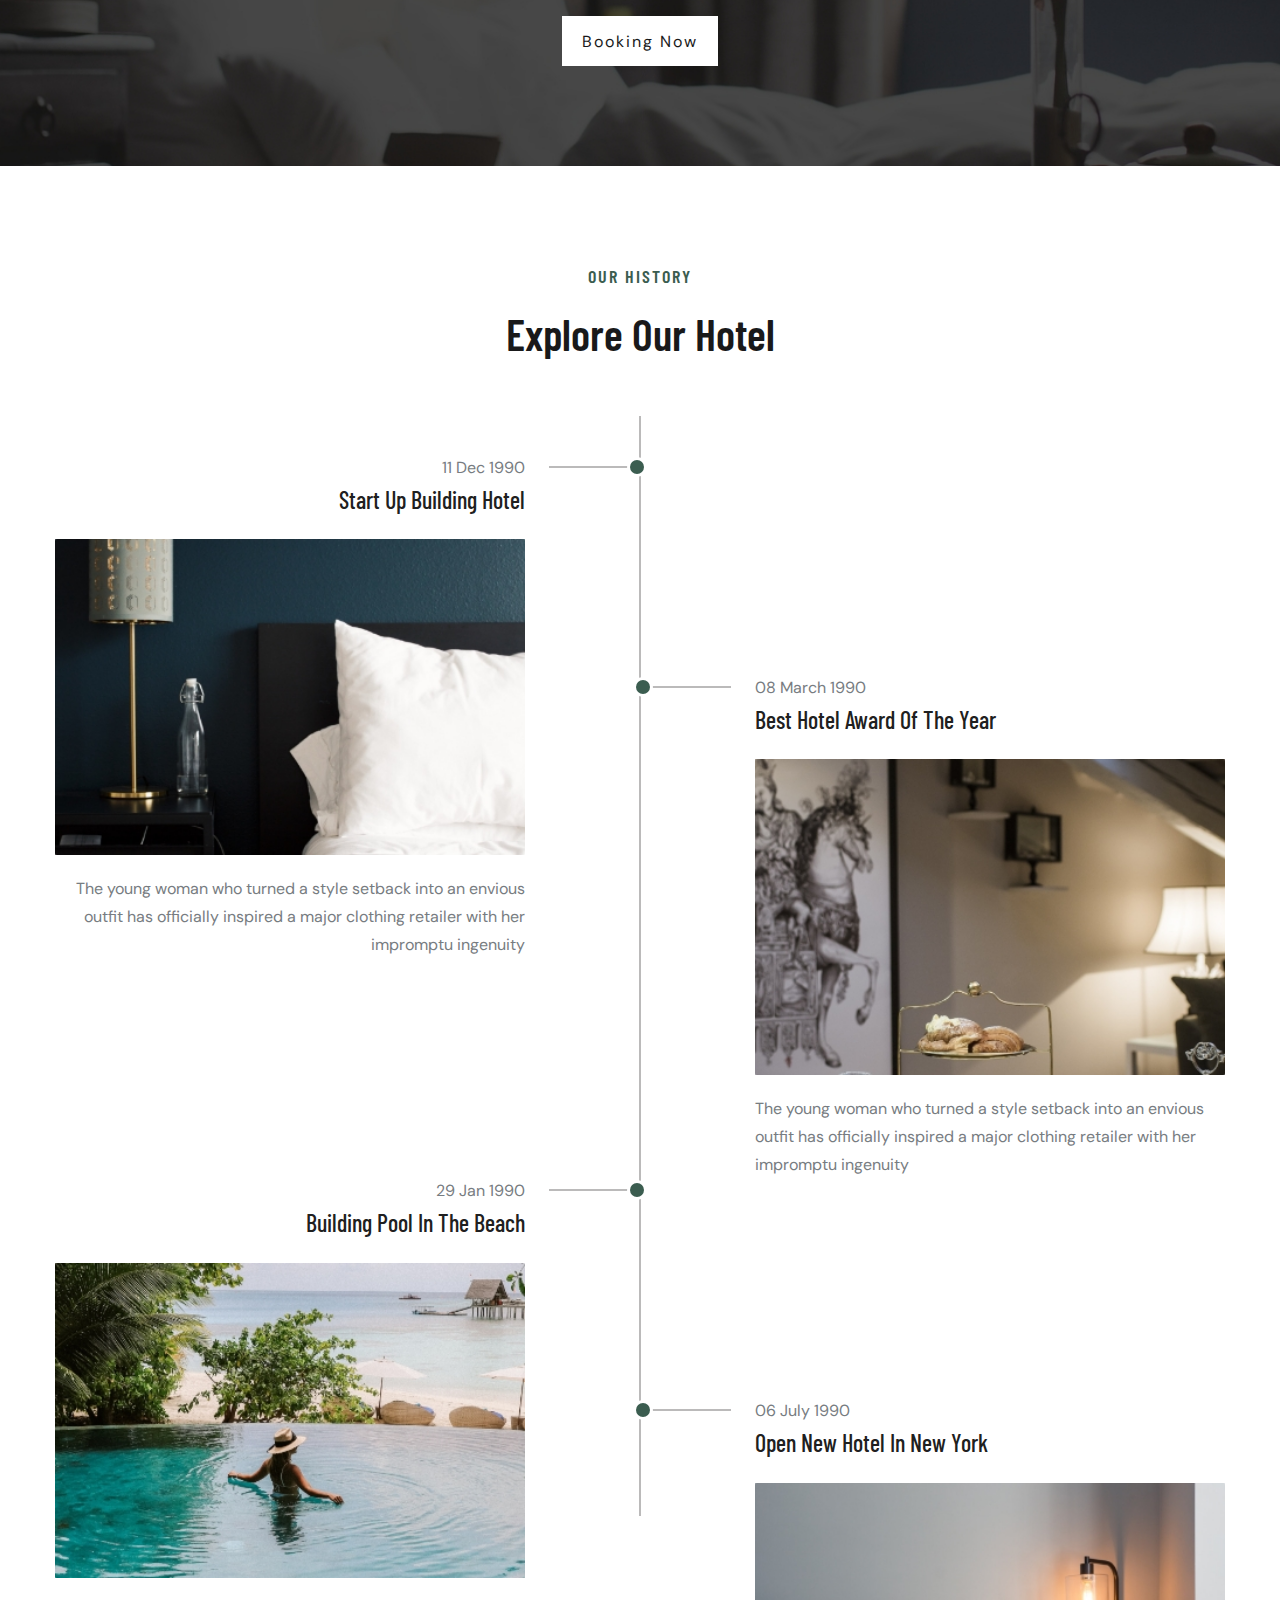
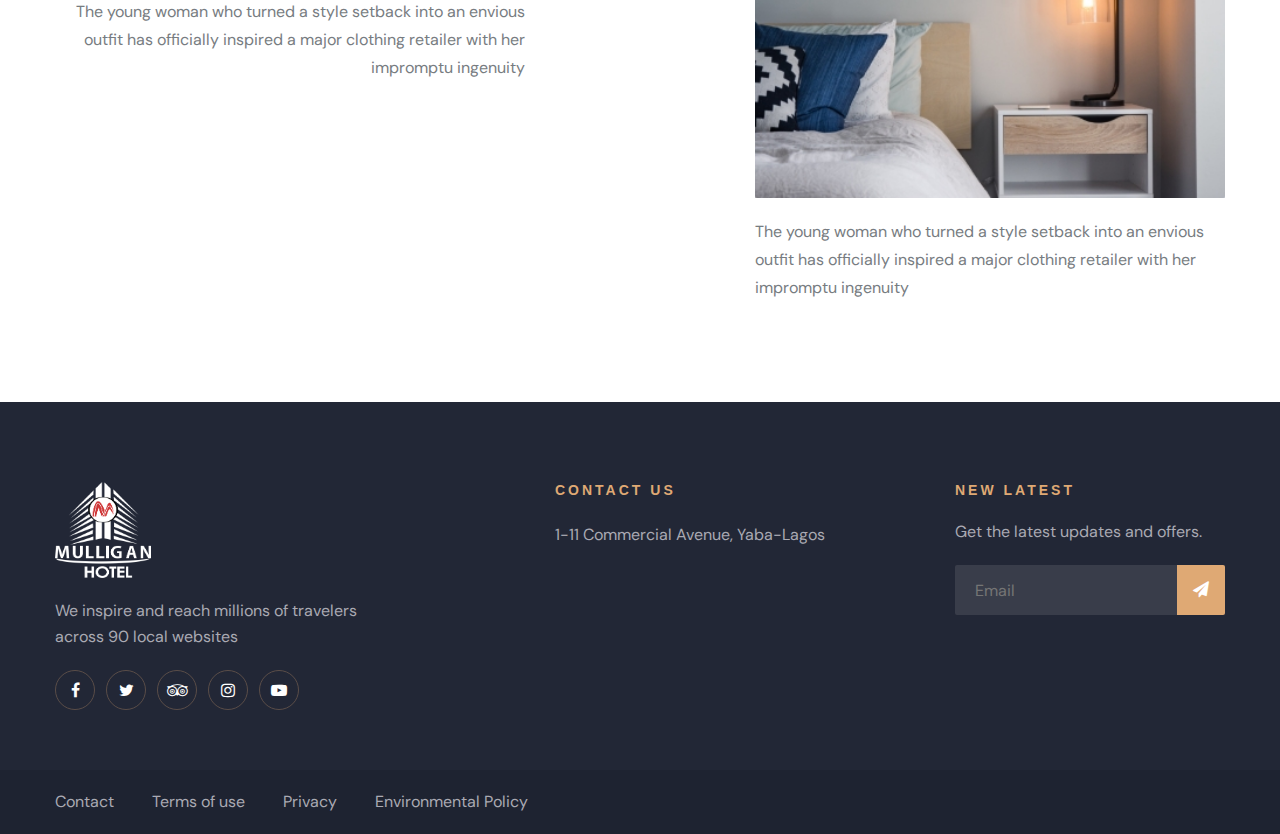
<file: about/about.html>
<!DOCTYPE html>
<html lang="zxx">

<head>
    <meta charset="UTF-8">
    <meta name="description" content="Hiroto Template">
    <meta name="keywords" content="Hiroto, unica, creative, html">
    <meta name="viewport" content="width=device-width, initial-scale=1.0">
    <meta http-equiv="X-UA-Compatible" content="ie=edge">
    <title>About Us</title>

    <!-- Css Styles -->
    <link rel="stylesheet" href="css/bootstrap.min.css" type="text/css">
    <link rel="stylesheet" href="css/font-awesome.min.css" type="text/css">
    <link rel="stylesheet" href="css/elegant-icons.css" type="text/css">
    <link rel="stylesheet" href="css/nice-select.css" type="text/css">
    <link rel="stylesheet" href="css/jquery-ui.min.css" type="text/css">
    <link rel="stylesheet" href="css/owl.carousel.min.css" type="text/css">
    <link rel="stylesheet" href="css/slicknav.min.css" type="text/css">
    <link rel="stylesheet" href="css/style.css" type="text/css">
</head>



<style>

/*---------------------
  Header
-----------------------*/

.header-section.header-normal .menu-item {
	-webkit-box-shadow: 0px 12px 15px rgba(36, 11, 12, 0.05);
	box-shadow: 0px 12px 15px rgba(36, 11, 12, 0.05);
}
.top-nav {
	border-bottom: 1px solid #e5e5e5;
}
.top-nav .tn-left li {
	list-style: none;
	display: inline-block;
	font-size: 16px;
	color: #19191a;
	font-weight: 500;
	padding: 14px 0 12px;
	margin-right: 64px;
	position: relative;
}
.top-nav .tn-left li:after {
	position: absolute;
	right: -32px;
	top: 0;
	width: 1px;
	height: 100%;
	background: #e5e5e5;
	content: "";
}
.top-nav .tn-left li:last-child {
	margin-right: 0;
}
.top-nav .tn-left li:last-child:after {
	display: none;
}
.top-nav .tn-left li i {
	color: #dfa974;
	margin-right: 4px;
}
.top-nav .tn-right {
	text-align: right;
}
.top-nav .tn-right .top-social {
	display: inline-block;
	margin-right: 35px;
	padding: 13px 0;
}
.top-nav .tn-right .top-social a {
	display: inline-block;
	font-size: 16px;
	color: #19191a;
	margin-left: 15px;
}
.top-nav .tn-right .bk-btn {
	display: inline-block;
	font-size: 13px;
	font-weight: 700;
	padding: 16px 28px 15px;
	background: #dfa974;
	color: #ffffff;
	text-transform: uppercase;
	letter-spacing: 2px;
}
.top-nav .tn-right .language-option {
	display: inline-block;
	margin-left: 30px;
	cursor: pointer;
	padding: 13px 0px 11px;
	position: relative;
}
.top-nav .tn-right .language-option:hover .flag-dropdown {
	top: 40px;
	opacity: 1;
	visibility: visible;
}
.top-nav .tn-right .language-option img {
	height: 26px;
	width: 26px;
	border-radius: 50%;
	margin-right: 10px;
}
.top-nav .tn-right .language-option span {
	font-size: 16px;
	color: #19191a;
	text-transform: uppercase;
	font-weight: 500;
}
.top-nav .tn-right .language-option .flag-dropdown {
	position: absolute;
	left: 0;
	top: 60px;
	width: 100px;
	background: #ffffff;
	display: block;
	padding: 10px 15px;
	-webkit-box-shadow: 0px 9px 10px rgba(25, 25, 26, 0.2);
	box-shadow: 0px 9px 10px rgba(25, 25, 26, 0.2);
	opacity: 0;
	visibility: hidden;
	-webkit-transition: all 0.3s;
	-o-transition: all 0.3s;
	transition: all 0.3s;
	z-index: 99;
}
.top-nav .tn-right .language-option .flag-dropdown ul li {
	list-style: none;
	text-align: left;
}
.top-nav .tn-right .language-option .flag-dropdown ul li a {
	font-size: 14px;
	text-transform: uppercase;
	font-weight: 500;
	color: #19191a;
	-webkit-transition: all 0.3s;
	-o-transition: all 0.3s;
	transition: all 0.3s;
}
.top-nav .tn-right .language-option .flag-dropdown ul li a:hover {
	color: #dfa974;
}
.menu-item {
	position: relative;
	z-index: 9;
}
.menu-item .logo {
	padding: 25px 0;
}
.menu-item .logo a {
	display: inline-block;
}
.menu-item .nav-menu {
	text-align: right;
}
.menu-item .nav-menu .mainmenu {
	display: inline-block;
}
.menu-item .nav-menu .mainmenu li {
	list-style: none;
	display: inline-block;
	position: relative;
	z-index: 1;
}
.menu-item .nav-menu .mainmenu li.active a:after {
	opacity: 1;
}
.menu-item .nav-menu .mainmenu li:hover>a:after {
	opacity: 1;
}
.menu-item .nav-menu .mainmenu li:hover .dropdown {
	top: 77px;
	opacity: 1;
	visibility: visible;
}
.menu-item .nav-menu .mainmenu li a {
	font-size: 16px;
	color: #19191a;
	margin-right: 42px;
	font-weight: 500;
	display: inline-block;
	padding: 27px 0;
	position: relative;
	-webkit-transition: all 0.3s;
	-o-transition: all 0.3s;
	transition: all 0.3s;
}
.menu-item .nav-menu .mainmenu li a:after {
	position: absolute;
	left: 0;
	top: 52px;
	width: 100%;
	height: 2px;
	background: #dfa974;
	content: "";
	opacity: 0;
	-webkit-transition: all 0.3s;
	-o-transition: all 0.3s;
	transition: all 0.3s;
}
.menu-item .nav-menu .mainmenu li .dropdown {
	position: absolute;
	left: 0;
	top: 97px;
	width: 180px;
	background: #ffffff;
	z-index: 9;
	opacity: 0;
	visibility: hidden;
	-webkit-transition: all 0.3s;
	-o-transition: all 0.3s;
	transition: all 0.3s;
	-webkit-box-shadow: 0px 9px 15px rgba(25, 25, 26, 0.05);
	box-shadow: 0px 9px 15px rgba(25, 25, 26, 0.05);
}
.menu-item .nav-menu .mainmenu li .dropdown li {
	list-style: none;
	display: block;
}
.menu-item .nav-menu .mainmenu li .dropdown li a {
	font-size: 16px;
	color: #19191a;
	display: block;
	text-align: left;
	padding: 8px 15px;
	-webkit-transition: all 0.3s;
	-o-transition: all 0.3s;
	transition: all 0.3s;
}
.menu-item .nav-menu .mainmenu li .dropdown li a:hover {
	color: #dfa974;
}
.menu-item .nav-menu .mainmenu li .dropdown li a:after {
	display: none;
}
.menu-item .nav-menu .nav-right {
	display: inline-block;
	margin-left: 43px;
	padding: 27px 0px;
}
.menu-item .nav-menu .nav-right i {
	font-size: 16px;
	color: #19191a;
	cursor: pointer;
}
.canvas-open {
	display: none;
}
.offcanvas-menu-wrapper {
	display: none;
}

/*---------------------
  Footer Section
-----------------------*/

.footer-section {
	background: #222736;
}
.footer-section .footer-text {
	padding: 80px 0 30px;
}
.footer-section .footer-text .ft-about {
	margin-bottom: 30px;
}
.footer-section .footer-text .ft-about .logo {
	margin-bottom: 20px;
}
.footer-section .footer-text .ft-about .logo a {
	display: inline-block;
}
.footer-section .footer-text .ft-about p {
	color: #aaaab3;
	margin-bottom: 20px;
}
.footer-section .footer-text .ft-about .fa-social a {
	display: inline-block;
	height: 40px;
	width: 40px;
	font-size: 16px;
	line-height: 40px;
	text-align: center;
	color: #ffffff;
	border: 1px solid #5A4D48;
	border-radius: 50%;
	-webkit-transition: all 0.3s;
	-o-transition: all 0.3s;
	transition: all 0.3s;
	margin-right: 7px;
}
.footer-section .footer-text .ft-about .fa-social a:hover {
	background: #dfa974;
	border-color: #dfa974;
}
.footer-section .footer-text .ft-contact {
	margin-bottom: 30px;
}
.footer-section .footer-text .ft-contact h6 {
	font-size: 14px;
	color: #dfa974;
	text-transform: uppercase;
	font-weight: 700;
	letter-spacing: 3px;
	font-family: "Cabin", sans-serif;
	margin-bottom: 20px;
}
.footer-section .footer-text .ft-contact ul li {
	font-size: 16px;
	color: #aaaab3;
	line-height: 32px;
	list-style: none;
}
.footer-section .footer-text .ft-newslatter h6 {
	font-size: 14px;
	color: #dfa974;
	text-transform: uppercase;
	font-weight: 700;
	letter-spacing: 3px;
	font-family: "Cabin", sans-serif;
	margin-bottom: 20px;
}
.footer-section .footer-text .ft-newslatter p {
	color: #aaaab3;
	margin-bottom: 20px;
}
.footer-section .footer-text .ft-newslatter .fn-form {
	position: relative;
}
.footer-section .footer-text .ft-newslatter .fn-form input {
	width: 100%;
	height: 50px;
	border-radius: 2px;
	background: #393D4A;
	border: none;
	padding-left: 20px;
	font-size: 16px;
	color: #707079;
}
.footer-section .footer-text .ft-newslatter .fn-form button {
	position: absolute;
	right: 0;
	top: 0;
	font-size: 16px;
	background: #dfa974;
	color: #ffffff;
	padding: 0 16px;
	height: 50px;
	border: none;
	border-radius: 0 2px 2px 0;
}
.footer-section .copyright-option {
	background: rgba(16, 20, 31, 0.2);
	padding: 20px 0;
}
.footer-section .copyright-option ul li {
	list-style: none;
	display: inline-block;
	margin-right: 34px;
}
.footer-section .copyright-option ul li:last-child {
	margin-right: 0;
}
.footer-section .copyright-option ul li a {
	font-size: 16px;
	color: #aaaab3;
}
.footer-section .copyright-option .co-text {
	font-size: 16px;
	color: #707079;
	text-align: right;
}

















</style>


<body>
    <!-- Page Preloder -->
    <div id="preloder">
        <div class="loader"></div>
    </div>

   

<!-- Header Section Begin -->
<header class="header-section bg-light">
    <div class="top-nav">
    </div>
    <div class="menu-item">
        <div class="container">
            <div class="row">
                <div class="col-lg-2">
                    <div class="logo">
                        <a href="./index.html">
                            <img src="../img/Mulligan hotel.png" style="height: 3rem; width: 4rem;" alt="">
                        </a>
                    </div>
                </div>
                <div class="col-lg-10">
                    <div class="nav-menu">
                        <nav class="mainmenu">
                            <ul>
                                <li class="active"><a  class="text-decoration-none"   href="./index.html">Home</a></li>
                                <li><a class="text-decoration-none" href="./rooms.html">Rooms</a></li>
                                <li><a class="text-decoration-none" href="./about/about.html">About Us</a></li>
                                <li><a class="text-decoration-none" href="./pages.html">Pages</a>
                                    <ul class="dropdown">
                                        <li><a class="text-decoration-none" href="./room-details.html">Room Details</a></li>
                                        <li><a  class="text-decoration-none" href="./blog-details.html">Blog Details</a></li>
                                        <li><a class="text-decoration-none" href="#">Family Room</a></li>
                                        <li><a class="text-decoration-none" href="#">Premium Room</a></li>
                                    </ul>
                                </li>
                                <li><a class="text-decoration-none" href="./blog.html">News</a></li>
                                <li><a class="text-decoration-none" href="./contact.html">Contact</a></li>
                                <li><a class="text-decoration-none" href="./check/checkout.html">Book Now</a></li>
                            </ul>
                        </nav>
                        <div class="nav-right search-switch">
                            <i class="icon_search"></i>
                        </div>
                    </div>
                </div>
            </div>
        </div>
    </div>
</header>
<!-- Header End -->

    <!-- Breadcrumb Begin -->
     <div class="breadcrumb-option set-bg" data-setbg="img/breadcrumb-bg.jpg">
        <div class="container">
            <div class="row">
                <div class="col-lg-12 text-center">
                    <div class="breadcrumb__text">
                        <h1>About Us</h1>
                        <div class="breadcrumb__links">
                            <a href="./index.html">Home</a>
                            <span>About Us</span>
                        </div>
                    </div>
                </div>
            </div>
        </div>
    </div> 
    <!-- Breadcrumb End -->

    <!-- About Section Begin -->
    <section class="about spad">
        <div class="container">
            <div class="about__content">
                <div class="row">
                    <div class="col-lg-5">
                        <div class="section-title">
                            <h5>Our Specialization</h5>
                            <h2>Welcome Hiroto</h2>
                        </div>
                    </div>
                    <div class="col-lg-7">
                        <div class="about__text">
                            <p>Metasurfaces are generally designed by placing scatterers in periodic or pseudo-periodic
                                grids.</p>
                            <p>I am convinced the only way to make money online is to have a consistent Advertising
                                plan. A plan you are willing to work hard on and commit to for a selected period of
                                time. When making this plan, you need to do two things.</p>
                        </div>
                    </div>
                </div>
            </div>
            <div class="row">
                <div class="col-lg-4 col-md-4 col-sm-6">
                    <div class="services__item">
                        <img src="img/services/services-1.png" alt="">
                        <h4>Free Wi-Fi</h4>
                        <p>The massive investment in a hotel or resort requires constant reviews and control in order to
                            make it a successful investment.</p>
                    </div>
                </div>
                <div class="col-lg-4 col-md-4 col-sm-6">
                    <div class="services__item">
                        <img src="img/services/services-2.png" alt="">
                        <h4>Premium Pool</h4>
                        <p>Choose from 4 unique ready made concepts, let us help you create the concept perfect for you
                            or let HCA.</p>
                    </div>
                </div>
                <div class="col-lg-4 col-md-4 col-sm-6">
                    <div class="services__item">
                        <img src="img/services/services-3.png" alt="">
                        <h4>Coffee Maker</h4>
                        <p>HCA's Owner's Representation is taking care of just these important factors, may it be
                            through regular site visits and spot checks.</p>
                    </div>
                </div>
                <div class="col-lg-4 col-md-4 col-sm-6">
                    <div class="services__item">
                        <img src="img/services/services-4.png" alt="">
                        <h4>Bar Wine</h4>
                        <p>For properties with third party management companies, HCA Consultants will as well administer
                            the terms and conditions.</p>
                    </div>
                </div>
                <div class="col-lg-4 col-md-4 col-sm-6">
                    <div class="services__item">
                        <img src="img/services/services-5.png" alt="">
                        <h4>TV HD</h4>
                        <p>We provide a critical analysis of a hotel's marketing strategy, bench-marking it against
                            industry and competitive practices.</p>
                    </div>
                </div>
                <div class="col-lg-4 col-md-4 col-sm-6">
                    <div class="services__item">
                        <img src="img/services/services-6.png" alt="">
                        <h4>Restaurant</h4>
                        <p>A hotel and restaurant investment deserves careful and market oriented financial planning and
                            projections.</p>
                    </div>
                </div>
            </div>
        </div>
    </section>
    <!-- About Section End -->

    <!-- Chooseus Section Begin -->
    <div class="chooseus spad set-bg" data-setbg="img/chooseus-bg.jpg">
        <div class="container">
            <div class="row d-flex justify-content-center">
                <div class="col-lg-8 text-center">
                    <div class="chooseus__text">
                        <div class="section-title">
                            <h5>WHY CHOOSE US</h5>
                            <h2>Contact us now to get the latest deals and for the next booking</h2>
                        </div>
                        <a href="#" class="primary-btn">Booking Now</a>
                    </div>
                </div>
            </div>
        </div>
    </div>
    <!-- Chooseus Section End -->

    <!-- History Section Begin -->
    <section class="history spad">
        <div class="container">
            <div class="row">
                <div class="col-lg-12">
                    <div class="section-title history-title">
                        <h5>Our History</h5>
                        <h2>Explore Our Hotel</h2>
                    </div>
                </div>
            </div>
            <div class="history__content">
                <div class="row">
                    <div class="col-lg-5 col-md-5">
                        <div class="history__item left__item">
                            <div class="history__date"></div>
                            <span>11 Dec 1990</span>
                            <h4>Start Up Building Hotel</h4>
                            <img src="img/history/history-1.jpg" alt="">
                            <p>The young woman who turned a style setback into an envious outfit has officially inspired
                                a major clothing retailer with her impromptu ingenuity</p>
                        </div>
                        <div class="history__item left__item mb-0">
                            <div class="history__date"></div>
                            <span>29 Jan 1990</span>
                            <h4>Building Pool In The Beach</h4>
                            <img src="img/history/history-3.jpg" alt="">
                            <p>The young woman who turned a style setback into an envious outfit has officially inspired
                                a major clothing retailer with her impromptu ingenuity</p>
                        </div>
                    </div>
                    <div class="col-lg-5 offset-lg-2 col-md-5 offset-md-2">
                        <div class="history__item right__first__item">
                            <div class="history__date"></div>
                            <span>08 March 1990</span>
                            <h4>Best Hotel Award Of The Year</h4>
                            <img src="img/history/history-2.jpg" alt="">
                            <p>The young woman who turned a style setback into an envious outfit has officially inspired
                                a major clothing retailer with her impromptu ingenuity</p>
                        </div>
                        <div class="history__item mb-0">
                            <div class="history__date"></div>
                            <span>06 July 1990</span>
                            <h4>Open New Hotel In New York</h4>
                            <img src="img/history/history-4.jpg" alt="">
                            <p>The young woman who turned a style setback into an envious outfit has officially inspired
                                a major clothing retailer with her impromptu ingenuity</p>
                        </div>
                    </div>
                </div>
            </div>
        </div>
    </section>
    <!-- History Section End -->

   <!-- Footer Section Begin -->
   <footer class="footer-section">
    <div class="container">
        <div class="footer-text">
            <div class="row">
                <div class="col-lg-4">
                    <div class="ft-about">
                        <div class="logo">
                            <a href="#">
                                <img src="../img/Mulligan hotel white logo (1).png" style="height: 6rem; width: 6rem;" alt="">
                            </a>
                        </div>
                        <p>We inspire and reach millions of travelers<br /> across 90 local websites</p>
                        <div class="fa-social">
                            <a href="#"><i class="fa fa-facebook"></i></a>
                            <a href="#"><i class="fa fa-twitter"></i></a>
                            <a href="#"><i class="fa fa-tripadvisor"></i></a>
                            <a href="#"><i class="fa fa-instagram"></i></a>
                            <a href="#"><i class="fa fa-youtube-play"></i></a>
                        </div>
                    </div>
                </div>
                <div class="col-lg-3 offset-lg-1">
                    <div class="ft-contact">
                        <h6>Contact Us</h6>
                        <ul>
                            <li></li>
                            <!-- <li>info.colorlib@gmail.com</li> -->
                            <li>1-11 Commercial Avenue, Yaba-Lagos</li>
                        </ul>
                    </div>
                </div>
                <div class="col-lg-3 offset-lg-1">
                    <div class="ft-newslatter">
                        <h6>New latest</h6>
                        <p>Get the latest updates and offers.</p>
                        <form action="#" class="fn-form">
                            <input type="text" placeholder="Email">
                            <button type="submit"><i class="fa fa-send"></i></button>
                        </form>
                    </div>
                </div>
            </div>
        </div>
    </div>
    <div class="copyright-option">
        <div class="container">
            <div class="row">
                <div class="col-lg-7">
                    <ul>
                        <li><a href="#">Contact</a></li>
                        <li><a href="#">Terms of use</a></li>
                        <li><a href="#">Privacy</a></li>
                        <li><a href="#">Environmental Policy</a></li>
                    </ul>
                </div>
                <div class="col-lg-5">
       
            </div>
        </div>
    </div>
</footer>
<!-- Footer Section End -->

    <!-- Js Plugins -->
    <script src="js/jquery-3.3.1.min.js"></script>
    <script src="js/bootstrap.min.js"></script>
    <script src="js/jquery.nice-select.min.js"></script>
    <script src="js/jquery-ui.min.js"></script>
    <script src="js/jquery.slicknav.js"></script>
    <script src="js/owl.carousel.min.js"></script>
    <script src="js/main.js"></script>
</body>

</html>
</file>
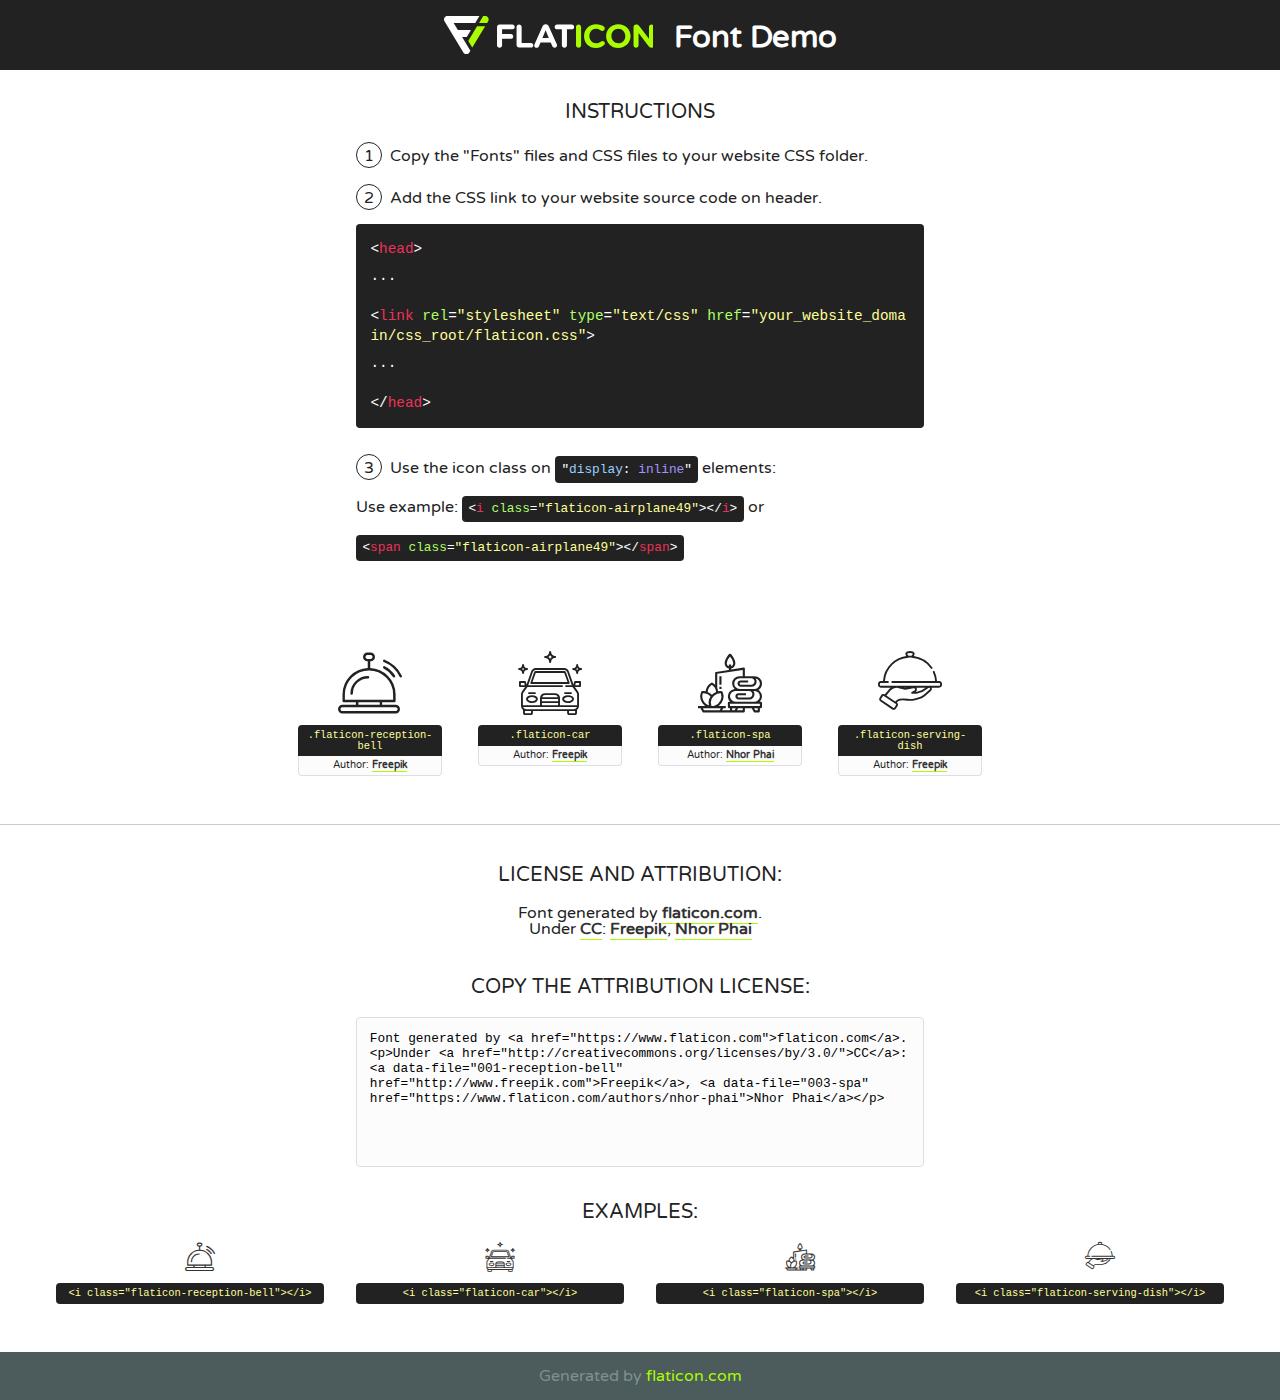
<file: room-single/fonts/flaticon/font/flaticon.html>
<!DOCTYPE html>
<!--
  Flaticon icon font: Flaticon
  Creation date: 06/11/2018 21:42
-->
<html>
<!DOCTYPE html>
<html>

<head>
    <title>Flaticon WebFont</title>
    <link href="http://fonts.googleapis.com/css?family=Varela+Round" rel="stylesheet" type="text/css" />
    <link rel="stylesheet" type="text/css" href="flaticon.css">
    <meta charset="UTF-8">
    <style>
    html, body, div, span, applet, object, iframe,
    h1, h2, h3, h4, h5, h6, p, blockquote, pre,
    a, abbr, acronym, address, big, cite, code,
    del, dfn, em, img, ins, kbd, q, s, samp,
    small, strike, strong, sub, sup, tt, var,
    b, u, i, center,
    dl, dt, dd, ol, ul, li,
    fieldset, form, label, legend,
    table, caption, tbody, tfoot, thead, tr, th, td,
    article, aside, canvas, details, embed, 
    figure, figcaption, footer, header, hgroup, 
    menu, nav, output, ruby, section, summary,
    time, mark, audio, video {
        margin: 0;
        padding: 0;
        border: 0;
        font-size: 100%;
        font: inherit;
        vertical-align: baseline;
    }
    /* HTML5 display-role reset for older browsers */
    article, aside, details, figcaption, figure, 
    footer, header, hgroup, menu, nav, section {
        display: block;
    }
    body {
        line-height: 1;
    }
    ol, ul {
        list-style: none;
    }
    blockquote, q {
        quotes: none;
    }
    blockquote:before, blockquote:after,
    q:before, q:after {
        content: '';
        content: none;
    }
    table {
        border-collapse: collapse;
        border-spacing: 0;
    }
    body {
        font-family: 'Varela Round', Helvetica, Arial, sans-serif;
        font-size: 16px;
        color: #222;
    }
    a {
        color: #333;
        border-bottom: 1px solid #a9fd00;
        font-weight: bold;
        text-decoration: none;
    }
    * {
        -moz-box-sizing: border-box;
        -webkit-box-sizing: border-box;
        box-sizing: border-box;
        margin: 0;
        padding: 0;
    }
    [class^="flaticon-"]:before, [class*=" flaticon-"]:before, [class^="flaticon-"]:after, [class*=" flaticon-"]:after {
        font-family: Flaticon;
        font-size: 30px;
        font-style: normal;
        margin-left: 20px;
        color: #333;
    }
    .wrapper {
        max-width: 600px;
        margin: auto;
        padding: 0 1em;
    }
    .title {
        font-size: 1.25em;
        text-align: center;
        margin-bottom: 1em;
        text-transform: uppercase;
    }
    header {
        text-align: center;
        background-color: #222;
        color: #fff;
        padding: 1em;
    }
    header .logo {
        width: 210px;
        height: 38px;
        display: inline-block;
        vertical-align: middle;
        margin-right: 1em;
        border: none;
    }
    header strong {
        font-size: 1.95em;
        font-weight: bold;
        vertical-align: middle;
        margin-top: 5px;
        display: inline-block;
    }
    .demo {
        margin: 2em auto;
        line-height: 1.25em;
    }
    .demo ul li {
        margin-bottom: 1em;
    }
    .demo ul li .num {
        color: #222;
        border-radius: 20px;
        display: inline-block;
        width: 26px;
        padding: 3px;
        height: 26px;
        text-align: center;
        margin-right: 0.5em;
        border: 1px solid #222;
    }
    .demo ul li code {
        background-color: #222;
        border-radius: 4px;
        padding: 0.25em 0.5em;
        display: inline-block;
        color: #fff;
        font-family: Consolas,Monaco,Lucida Console,Liberation Mono,DejaVu Sans Mono,Bitstream Vera Sans Mono,Courier New, monospace;
        font-weight: lighter;
        margin-top: 1em;
        font-size: 0.8em;
        word-break: break-all;
    }
    .demo ul li code.big {
        padding: 1em;
        font-size: 0.9em;
    }
    .demo ul li code .red {
        color: #EF3159;
    }
    .demo ul li code .green {
        color: #ACFF65;
    }
    .demo ul li code .yellow {
        color: #FFFF99;
    }
    .demo ul li code .blue {
        color: #99D3FF;
    }
    .demo ul li code .purple {
        color: #A295FF;
    }
    .demo ul li code .dots {
        margin-top: 0.5em;
        display: block;
    }
    #glyphs {
        border-bottom: 1px solid #ccc;
        padding: 2em 0;
        text-align: center;
    }
    .glyph {
        display: inline-block;
        width: 9em;
        margin: 1em;
        text-align: center;
        vertical-align: top;
        background: #FFF;
    }
    .glyph .glyph-icon {
        padding: 10px;
        display: block;
        font-family:"Flaticon";
        font-size: 64px;
        line-height: 1;
    }
    .glyph .glyph-icon:before {
        font-size: 64px;
        color: #222;
        margin-left: 0;
    }
    .class-name {
        font-size: 0.65em;
        background-color: #222;
        color: #fff;
        border-radius: 4px 4px 0 0;
        padding: 0.5em;
        color: #FFFF99;
        font-family: Consolas,Monaco,Lucida Console,Liberation Mono,DejaVu Sans Mono,Bitstream Vera Sans Mono,Courier New, monospace;
    }
    .author-name {
        font-size: 0.6em;
        background-color: #fcfcfd;
        border: 1px solid #DEDEE4;
        border-top: 0;
        border-radius: 0 0 4px 4px;
        padding: 0.5em;
    }
    .class-name:last-child {
        font-size: 10px;
        color:#888;
    }
    .class-name:last-child a {
        font-size: 10px;
        color:#555;
    }
    .class-name:last-child a:hover {
        color:#a9fd00;
    }
    .glyph > input {
        display: block;
        width: 100px;
        margin: 5px auto;
        text-align: center;
        font-size: 12px;
        cursor: text;
    }
    .glyph > input.icon-input {
        font-family:"Flaticon";
        font-size: 16px;
        margin-bottom: 10px;
    }
    .attribution .title {
        margin-top: 2em;
    }
    .attribution textarea {
        background-color: #fcfcfd;
        padding: 1em;
        border: none;
        box-shadow: none;
        border: 1px solid #DEDEE4;
        border-radius: 4px;
        resize: none;
        width: 100%;
        height: 150px;
        font-size: 0.8em;
        font-family: Consolas,Monaco,Lucida Console,Liberation Mono,DejaVu Sans Mono,Bitstream Vera Sans Mono,Courier New, monospace;
        -webkit-appearance: none;
    }
    .iconsuse {
        margin: 2em auto;
        text-align: center;
        max-width: 1200px;
    }
    .iconsuse:after {
        content: '';
        display: table;
        clear: both;
    }
    .iconsuse .image {
        float: left;
        width: 25%;
        padding: 0 1em;
    }
    .iconsuse .image p {
        margin-bottom: 1em;
    }
    .iconsuse .image span {
        display: block;
        font-size: 0.65em;
        background-color: #222;
        color: #fff;
        border-radius: 4px;
        padding: 0.5em;
        color: #FFFF99;
        margin-top: 1em;
        font-family: Consolas,Monaco,Lucida Console,Liberation Mono,DejaVu Sans Mono,Bitstream Vera Sans Mono,Courier New, monospace;
    }
    #footer {
        text-align: center;
        background-color: #4C5B5C;
        color: #7c9192;
        padding: 1em;
    }
    #footer a {
        border: none;
        color: #a9fd00;
        font-weight: normal;
    }
    @media (max-width: 960px) {
        .iconsuse .image {
            width: 50%;
        }
    }
    @media (max-width: 560px) {
        .iconsuse .image {
            width: 100%;
        }
    }
    </style>
</head>

<body class="characters-off">

    <header>
        <a href="https://www.flaticon.com" target="_blank" class="logo">
            <svg version="1.1" xmlns="http://www.w3.org/2000/svg" xmlns:xlink="http://www.w3.org/1999/xlink" xmlns:a="http://ns.adobe.com/AdobeSVGViewerExtensions/3.0/" viewBox="0 0 560.875 102.036" enable-background="new 0 0 560.875 102.036" xml:space="preserve">
                <defs>
                </defs>
                <g>
                    <g class="letters">
                        <path fill="#ffffff" d="M141.596,29.675c0-3.777,2.985-6.767,6.764-6.767h34.438c3.426,0,6.15,2.728,6.15,6.15
                        c0,3.43-2.724,6.149-6.15,6.149h-27.674v13.091h23.719c3.429,0,6.151,2.724,6.151,6.15c0,3.43-2.723,6.149-6.151,6.149h-23.719
                        v17.574c0,3.773-2.986,6.761-6.764,6.761c-3.779,0-6.764-2.989-6.764-6.761V29.675z"></path>
                        <path fill="#ffffff" d="M193.844,29.149c0-3.781,2.985-6.767,6.764-6.767c3.776,0,6.763,2.985,6.763,6.767v42.957h25.039
                        c3.426,0,6.149,2.726,6.149,6.153c0,3.425-2.723,6.15-6.149,6.15h-31.802c-3.779,0-6.764-2.986-6.764-6.768V29.149z"></path>
                        <path fill="#ffffff" d="M241.891,75.71l21.438-48.407c1.492-3.341,4.215-5.357,7.906-5.357h0.792
                        c3.686,0,6.323,2.017,7.815,5.357l21.439,48.407c0.436,0.967,0.701,1.845,0.701,2.723c0,3.602-2.809,6.501-6.414,6.501
                        c-3.161,0-5.269-1.845-6.499-4.655l-4.132-9.661h-27.059l-4.301,10.102c-1.144,2.631-3.426,4.214-6.237,4.214
                        c-3.517,0-6.24-2.81-6.24-6.325C241.1,77.64,241.451,76.677,241.891,75.71z M279.932,58.666l-8.521-20.297l-8.526,20.297H279.932
                        z"></path>
                        <path fill="#ffffff" d="M314.864,35.387H301.86c-3.429,0-6.239-2.813-6.239-6.238c0-3.429,2.811-6.24,6.239-6.24h39.533
                        c3.426,0,6.237,2.811,6.237,6.24c0,3.425-2.811,6.238-6.237,6.238h-13.001v42.785c0,3.773-2.99,6.761-6.764,6.761
                        c-3.779,0-6.764-2.989-6.764-6.761V35.387z"></path>
                        <path fill="#A9FD00" d="M352.615,29.149c0-3.781,2.985-6.767,6.767-6.767c3.774,0,6.761,2.985,6.761,6.767v49.024
                        c0,3.773-2.987,6.761-6.761,6.761c-3.781,0-6.767-2.989-6.767-6.761V29.149z"></path>
                        <path fill="#A9FD00" d="M374.132,53.836v-0.179c0-17.481,13.178-31.801,32.065-31.801c9.22,0,15.459,2.458,20.557,6.238
                        c1.402,1.054,2.637,2.985,2.637,5.357c0,3.692-2.985,6.59-6.681,6.59c-1.845,0-3.071-0.702-4.044-1.319
                        c-3.776-2.813-7.729-4.393-12.562-4.393c-10.364,0-17.831,8.611-17.831,19.154v0.173c0,10.542,7.291,19.329,17.831,19.329
                        c5.715,0,9.492-1.756,13.359-4.834c1.049-0.874,2.458-1.491,4.039-1.491c3.429,0,6.325,2.813,6.325,6.236
                        c0,2.106-1.056,3.78-2.282,4.834c-5.539,4.834-12.036,7.733-21.878,7.733C387.572,85.464,374.132,71.493,374.132,53.836z"></path>
                        <path fill="#A9FD00" d="M433.009,53.836v-0.179c0-17.481,13.79-31.801,32.766-31.801c18.981,0,32.592,14.143,32.592,31.628v0.173
                        c0,17.483-13.785,31.807-32.769,31.807C446.625,85.464,433.009,71.32,433.009,53.836z M484.224,53.836v-0.179
                        c0-10.539-7.725-19.326-18.626-19.326c-10.893,0-18.449,8.611-18.449,19.154v0.173c0,10.542,7.73,19.329,18.626,19.329
                        C476.676,72.986,484.224,64.378,484.224,53.836z"></path>
                        <path fill="#A9FD00" d="M506.233,29.321c0-3.774,2.99-6.763,6.767-6.763h1.401c3.252,0,5.183,1.583,7.029,3.953l26.093,34.265
                        V29.059c0-3.692,2.99-6.677,6.681-6.677c3.683,0,6.671,2.985,6.671,6.677v48.934c0,3.78-2.987,6.765-6.764,6.765h-0.436
                        c-3.257,0-5.188-1.581-7.034-3.953l-27.056-35.492v32.944c0,3.687-2.985,6.676-6.678,6.676c-3.683,0-6.673-2.989-6.673-6.676
                        V29.321z"></path>
                    </g>
                    <g class="insignia">
                        <path fill="#ffffff" d="M48.372,56.137h12.517l11.156-18.537H37.186L25.688,18.539h57.825L94.668,0H9.271
                        C5.925,0,2.842,1.801,1.198,4.716c-1.644,2.907-1.593,6.482,0.134,9.343l50.38,83.501c1.678,2.781,4.689,4.476,7.938,4.476
                        c3.246,0,6.257-1.695,7.935-4.476l2.898-4.804L48.372,56.137z"></path>
                        <g class="i">
                            <path fill="#A9FD00" d="M93.575,18.539h0.031v0.004l21.652,0.004l2.705-4.488c1.727-2.861,1.778-6.436,0.133-9.343
                            C116.454,1.801,113.371,0,110.026,0h-5.294L93.575,18.539z"></path>
                            <polygon fill="#A9FD00" points="88.291,27.356 64.725,66.486 75.519,84.404 109.942,27.356"></polygon>
                        </g>
                    </g>
                </g>
            </svg>
        </a>
        <strong>Font Demo</strong>
    </header>


    <section class="demo wrapper">

        <p class="title">Instructions</p>

        <ul>
            <li>
                <span class="num">1</span>Copy the "Fonts" files and CSS files to your website CSS folder.
            </li>
            <li>
                <span class="num">2</span>Add the CSS link to your website source code on header.
                <code class="big">
                    &lt;<span class="red">head</span>&gt;
                    <br/><span class="dots">...</span>
                    <br/>&lt;<span class="red">link</span> <span class="green">rel</span>=<span class="yellow">"stylesheet"</span> <span class="green">type</span>=<span class="yellow">"text/css"</span> <span class="green">href</span>=<span class="yellow">"your_website_domain/css_root/flaticon.css"</span>&gt;
                    <br/><span class="dots">...</span>
                    <br/>&lt;/<span class="red">head</span>&gt;
                </code>
            </li>

            <li>
                <p>
                    <span class="num">3</span>Use the icon class on <code>"<span class="blue">display</span>:<span class="purple"> inline</span>"</code> elements:
                    <br />
                    Use example: <code>&lt;<span class="red">i</span> <span class="green">class</span>=<span class="yellow">&quot;flaticon-airplane49&quot;</span>&gt;&lt;/<span class="red">i</span>&gt;</code> or <code>&lt;<span class="red">span</span> <span class="green">class</span>=<span class="yellow">&quot;flaticon-airplane49&quot;</span>&gt;&lt;/<span class="red">span</span>&gt;</code>
            </li>
        </ul>

    </section>




   <section id="glyphs">          
    
      
        <div class="glyph"><div class="glyph-icon flaticon-reception-bell"></div>
            <div class="class-name">.flaticon-reception-bell</div>
            <div class="author-name">Author: <a data-file="001-reception-bell" href="http://www.freepik.com">Freepik</a> </div> 
        </div>        
        
        <div class="glyph"><div class="glyph-icon flaticon-car"></div>
            <div class="class-name">.flaticon-car</div>
            <div class="author-name">Author: <a data-file="002-car" href="http://www.freepik.com">Freepik</a> </div> 
        </div>        
        
        <div class="glyph"><div class="glyph-icon flaticon-spa"></div>
            <div class="class-name">.flaticon-spa</div>
            <div class="author-name">Author: <a data-file="003-spa" href="https://www.flaticon.com/authors/nhor-phai">Nhor Phai</a> </div> 
        </div>        
        
        <div class="glyph"><div class="glyph-icon flaticon-serving-dish"></div>
            <div class="class-name">.flaticon-serving-dish</div>
            <div class="author-name">Author: <a data-file="004-serving-dish" href="http://www.freepik.com">Freepik</a> </div> 
        </div>        
        

    </section>



    <section class="attribution wrapper"   style="text-align:center;">

      <div class="title">License and attribution:</div><div class="attrDiv">Font generated by <a href="https://www.flaticon.com">flaticon.com</a>. <div><p>Under <a href="http://creativecommons.org/licenses/by/3.0/">CC</a>: <a data-file="001-reception-bell" href="http://www.freepik.com">Freepik</a>, <a data-file="003-spa" href="https://www.flaticon.com/authors/nhor-phai">Nhor Phai</a></p>  </div>
      </div>
      <div class="title">Copy the Attribution License:</div>

    <textarea onclick="this.focus();this.select();">Font generated by &lt;a href=&quot;https://www.flaticon.com&quot;&gt;flaticon.com&lt;/a&gt;. <p>Under <a href="http://creativecommons.org/licenses/by/3.0/">CC</a>: <a data-file="001-reception-bell" href="http://www.freepik.com">Freepik</a>, <a data-file="003-spa" href="https://www.flaticon.com/authors/nhor-phai">Nhor Phai</a></p>  
     </textarea>

    </section>

    <section class="iconsuse">

          <div class="title">Examples:</div>            
             
            <div class="image">
                <p>
                    <i class="glyph-icon flaticon-reception-bell"></i> 
                    <span>&lt;i class=&quot;flaticon-reception-bell&quot;&gt;&lt;/i&gt;</span>
                </p>
            </div>
            
            <div class="image">
                <p>
                    <i class="glyph-icon flaticon-car"></i> 
                    <span>&lt;i class=&quot;flaticon-car&quot;&gt;&lt;/i&gt;</span>
                </p>
            </div>
            
            <div class="image">
                <p>
                    <i class="glyph-icon flaticon-spa"></i> 
                    <span>&lt;i class=&quot;flaticon-spa&quot;&gt;&lt;/i&gt;</span>
                </p>
            </div>
            
            <div class="image">
                <p>
                    <i class="glyph-icon flaticon-serving-dish"></i> 
                    <span>&lt;i class=&quot;flaticon-serving-dish&quot;&gt;&lt;/i&gt;</span>
                </p>
            </div>
                       
        </div>
                            
    </section>

<div id="footer">
    <div>Generated by <a href="https://www.flaticon.com">flaticon.com</a>
    </div>
</div>



</body>
</html>
</file>
<file: css/elegant-icons.css>
@font-face {
	font-family: 'ElegantIcons';
	src:url('../fonts/ElegantIcons.eot');
	src:url('../fonts/ElegantIcons.eot?#iefix') format('embedded-opentype'),
		url('../fonts/ElegantIcons.woff') format('woff'),
		url('../fonts/ElegantIcons.ttf') format('truetype'),
		url('../fonts/ElegantIcons.svg#ElegantIcons') format('svg');
	font-weight: normal;
	font-style: normal;
}

/* Use the following CSS code if you want to use data attributes for inserting your icons */
[data-icon]:before {
	font-family: 'ElegantIcons';
	content: attr(data-icon);
	speak: none;
	font-weight: normal;
	font-variant: normal;
	text-transform: none;
	line-height: 1;
	-webkit-font-smoothing: antialiased;
	-moz-osx-font-smoothing: grayscale;
}

/* Use the following CSS code if you want to have a class per icon */
/*
Instead of a list of all class selectors,
you can use the generic selector below, but it's slower:
[class*="your-class-prefix"] {
*/
.arrow_up, .arrow_down, .arrow_left, .arrow_right, .arrow_left-up, .arrow_right-up, .arrow_right-down, .arrow_left-down, .arrow-up-down, .arrow_up-down_alt, .arrow_left-right_alt, .arrow_left-right, .arrow_expand_alt2, .arrow_expand_alt, .arrow_condense, .arrow_expand, .arrow_move, .arrow_carrot-up, .arrow_carrot-down, .arrow_carrot-left, .arrow_carrot-right, .arrow_carrot-2up, .arrow_carrot-2down, .arrow_carrot-2left, .arrow_carrot-2right, .arrow_carrot-up_alt2, .arrow_carrot-down_alt2, .arrow_carrot-left_alt2, .arrow_carrot-right_alt2, .arrow_carrot-2up_alt2, .arrow_carrot-2down_alt2, .arrow_carrot-2left_alt2, .arrow_carrot-2right_alt2, .arrow_triangle-up, .arrow_triangle-down, .arrow_triangle-left, .arrow_triangle-right, .arrow_triangle-up_alt2, .arrow_triangle-down_alt2, .arrow_triangle-left_alt2, .arrow_triangle-right_alt2, .arrow_back, .icon_minus-06, .icon_plus, .icon_close, .icon_check, .icon_minus_alt2, .icon_plus_alt2, .icon_close_alt2, .icon_check_alt2, .icon_zoom-out_alt, .icon_zoom-in_alt, .icon_search, .icon_box-empty, .icon_box-selected, .icon_minus-box, .icon_plus-box, .icon_box-checked, .icon_circle-empty, .icon_circle-slelected, .icon_stop_alt2, .icon_stop, .icon_pause_alt2, .icon_pause, .icon_menu, .icon_menu-square_alt2, .icon_menu-circle_alt2, .icon_ul, .icon_ol, .icon_adjust-horiz, .icon_adjust-vert, .icon_document_alt, .icon_documents_alt, .icon_pencil, .icon_pencil-edit_alt, .icon_pencil-edit, .icon_folder-alt, .icon_folder-open_alt, .icon_folder-add_alt, .icon_info_alt, .icon_error-oct_alt, .icon_error-circle_alt, .icon_error-triangle_alt, .icon_question_alt2, .icon_question, .icon_comment_alt, .icon_chat_alt, .icon_vol-mute_alt, .icon_volume-low_alt, .icon_volume-high_alt, .icon_quotations, .icon_quotations_alt2, .icon_clock_alt, .icon_lock_alt, .icon_lock-open_alt, .icon_key_alt, .icon_cloud_alt, .icon_cloud-upload_alt, .icon_cloud-download_alt, .icon_image, .icon_images, .icon_lightbulb_alt, .icon_gift_alt, .icon_house_alt, .icon_genius, .icon_mobile, .icon_tablet, .icon_laptop, .icon_desktop, .icon_camera_alt, .icon_mail_alt, .icon_cone_alt, .icon_ribbon_alt, .icon_bag_alt, .icon_creditcard, .icon_cart_alt, .icon_paperclip, .icon_tag_alt, .icon_tags_alt, .icon_trash_alt, .icon_cursor_alt, .icon_mic_alt, .icon_compass_alt, .icon_pin_alt, .icon_pushpin_alt, .icon_map_alt, .icon_drawer_alt, .icon_toolbox_alt, .icon_book_alt, .icon_calendar, .icon_film, .icon_table, .icon_contacts_alt, .icon_headphones, .icon_lifesaver, .icon_piechart, .icon_refresh, .icon_link_alt, .icon_link, .icon_loading, .icon_blocked, .icon_archive_alt, .icon_heart_alt, .icon_star_alt, .icon_star-half_alt, .icon_star, .icon_star-half, .icon_tools, .icon_tool, .icon_cog, .icon_cogs, .arrow_up_alt, .arrow_down_alt, .arrow_left_alt, .arrow_right_alt, .arrow_left-up_alt, .arrow_right-up_alt, .arrow_right-down_alt, .arrow_left-down_alt, .arrow_condense_alt, .arrow_expand_alt3, .arrow_carrot_up_alt, .arrow_carrot-down_alt, .arrow_carrot-left_alt, .arrow_carrot-right_alt, .arrow_carrot-2up_alt, .arrow_carrot-2dwnn_alt, .arrow_carrot-2left_alt, .arrow_carrot-2right_alt, .arrow_triangle-up_alt, .arrow_triangle-down_alt, .arrow_triangle-left_alt, .arrow_triangle-right_alt, .icon_minus_alt, .icon_plus_alt, .icon_close_alt, .icon_check_alt, .icon_zoom-out, .icon_zoom-in, .icon_stop_alt, .icon_menu-square_alt, .icon_menu-circle_alt, .icon_document, .icon_documents, .icon_pencil_alt, .icon_folder, .icon_folder-open, .icon_folder-add, .icon_folder_upload, .icon_folder_download, .icon_info, .icon_error-circle, .icon_error-oct, .icon_error-triangle, .icon_question_alt, .icon_comment, .icon_chat, .icon_vol-mute, .icon_volume-low, .icon_volume-high, .icon_quotations_alt, .icon_clock, .icon_lock, .icon_lock-open, .icon_key, .icon_cloud, .icon_cloud-upload, .icon_cloud-download, .icon_lightbulb, .icon_gift, .icon_house, .icon_camera, .icon_mail, .icon_cone, .icon_ribbon, .icon_bag, .icon_cart, .icon_tag, .icon_tags, .icon_trash, .icon_cursor, .icon_mic, .icon_compass, .icon_pin, .icon_pushpin, .icon_map, .icon_drawer, .icon_toolbox, .icon_book, .icon_contacts, .icon_archive, .icon_heart, .icon_profile, .icon_group, .icon_grid-2x2, .icon_grid-3x3, .icon_music, .icon_pause_alt, .icon_phone, .icon_upload, .icon_download, .social_facebook, .social_twitter, .social_pinterest, .social_googleplus, .social_tumblr, .social_tumbleupon, .social_wordpress, .social_instagram, .social_dribbble, .social_vimeo, .social_linkedin, .social_rss, .social_deviantart, .social_share, .social_myspace, .social_skype, .social_youtube, .social_picassa, .social_googledrive, .social_flickr, .social_blogger, .social_spotify, .social_delicious, .social_facebook_circle, .social_twitter_circle, .social_pinterest_circle, .social_googleplus_circle, .social_tumblr_circle, .social_stumbleupon_circle, .social_wordpress_circle, .social_instagram_circle, .social_dribbble_circle, .social_vimeo_circle, .social_linkedin_circle, .social_rss_circle, .social_deviantart_circle, .social_share_circle, .social_myspace_circle, .social_skype_circle, .social_youtube_circle, .social_picassa_circle, .social_googledrive_alt2, .social_flickr_circle, .social_blogger_circle, .social_spotify_circle, .social_delicious_circle, .social_facebook_square, .social_twitter_square, .social_pinterest_square, .social_googleplus_square, .social_tumblr_square, .social_stumbleupon_square, .social_wordpress_square, .social_instagram_square, .social_dribbble_square, .social_vimeo_square, .social_linkedin_square, .social_rss_square, .social_deviantart_square, .social_share_square, .social_myspace_square, .social_skype_square, .social_youtube_square, .social_picassa_square, .social_googledrive_square, .social_flickr_square, .social_blogger_square, .social_spotify_square, .social_delicious_square, .icon_printer, .icon_calulator, .icon_building, .icon_floppy, .icon_drive, .icon_search-2, .icon_id, .icon_id-2, .icon_puzzle, .icon_like, .icon_dislike, .icon_mug, .icon_currency, .icon_wallet, .icon_pens, .icon_easel, .icon_flowchart, .icon_datareport, .icon_briefcase, .icon_shield, .icon_percent, .icon_globe, .icon_globe-2, .icon_target, .icon_hourglass, .icon_balance, .icon_rook, .icon_printer-alt, .icon_calculator_alt, .icon_building_alt, .icon_floppy_alt, .icon_drive_alt, .icon_search_alt, .icon_id_alt, .icon_id-2_alt, .icon_puzzle_alt, .icon_like_alt, .icon_dislike_alt, .icon_mug_alt, .icon_currency_alt, .icon_wallet_alt, .icon_pens_alt, .icon_easel_alt, .icon_flowchart_alt, .icon_datareport_alt, .icon_briefcase_alt, .icon_shield_alt, .icon_percent_alt, .icon_globe_alt, .icon_clipboard {
	font-family: 'ElegantIcons';
	speak: none;
	font-style: normal;
	font-weight: normal;
	font-variant: normal;
	text-transform: none;
	line-height: 1;
	-webkit-font-smoothing: antialiased;
}
.arrow_up:before {
	content: "\21";
}
.arrow_down:before {
	content: "\22";
}
.arrow_left:before {
	content: "\23";
}
.arrow_right:before {
	content: "\24";
}
.arrow_left-up:before {
	content: "\25";
}
.arrow_right-up:before {
	content: "\26";
}
.arrow_right-down:before {
	content: "\27";
}
.arrow_left-down:before {
	content: "\28";
}
.arrow-up-down:before {
	content: "\29";
}
.arrow_up-down_alt:before {
	content: "\2a";
}
.arrow_left-right_alt:before {
	content: "\2b";
}
.arrow_left-right:before {
	content: "\2c";
}
.arrow_expand_alt2:before {
	content: "\2d";
}
.arrow_expand_alt:before {
	content: "\2e";
}
.arrow_condense:before {
	content: "\2f";
}
.arrow_expand:before {
	content: "\30";
}
.arrow_move:before {
	content: "\31";
}
.arrow_carrot-up:before {
	content: "\32";
}
.arrow_carrot-down:before {
	content: "\33";
}
.arrow_carrot-left:before {
	content: "\34";
}
.arrow_carrot-right:before {
	content: "\35";
}
.arrow_carrot-2up:before {
	content: "\36";
}
.arrow_carrot-2down:before {
	content: "\37";
}
.arrow_carrot-2left:before {
	content: "\38";
}
.arrow_carrot-2right:before {
	content: "\39";
}
.arrow_carrot-up_alt2:before {
	content: "\3a";
}
.arrow_carrot-down_alt2:before {
	content: "\3b";
}
.arrow_carrot-left_alt2:before {
	content: "\3c";
}
.arrow_carrot-right_alt2:before {
	content: "\3d";
}
.arrow_carrot-2up_alt2:before {
	content: "\3e";
}
.arrow_carrot-2down_alt2:before {
	content: "\3f";
}
.arrow_carrot-2left_alt2:before {
	content: "\40";
}
.arrow_carrot-2right_alt2:before {
	content: "\41";
}
.arrow_triangle-up:before {
	content: "\42";
}
.arrow_triangle-down:before {
	content: "\43";
}
.arrow_triangle-left:before {
	content: "\44";
}
.arrow_triangle-right:before {
	content: "\45";
}
.arrow_triangle-up_alt2:before {
	content: "\46";
}
.arrow_triangle-down_alt2:before {
	content: "\47";
}
.arrow_triangle-left_alt2:before {
	content: "\48";
}
.arrow_triangle-right_alt2:before {
	content: "\49";
}
.arrow_back:before {
	content: "\4a";
}
.icon_minus-06:before {
	content: "\4b";
}
.icon_plus:before {
	content: "\4c";
}
.icon_close:before {
	content: "\4d";
}
.icon_check:before {
	content: "\4e";
}
.icon_minus_alt2:before {
	content: "\4f";
}
.icon_plus_alt2:before {
	content: "\50";
}
.icon_close_alt2:before {
	content: "\51";
}
.icon_check_alt2:before {
	content: "\52";
}
.icon_zoom-out_alt:before {
	content: "\53";
}
.icon_zoom-in_alt:before {
	content: "\54";
}
.icon_search:before {
	content: "\55";
}
.icon_box-empty:before {
	content: "\56";
}
.icon_box-selected:before {
	content: "\57";
}
.icon_minus-box:before {
	content: "\58";
}
.icon_plus-box:before {
	content: "\59";
}
.icon_box-checked:before {
	content: "\5a";
}
.icon_circle-empty:before {
	content: "\5b";
}
.icon_circle-slelected:before {
	content: "\5c";
}
.icon_stop_alt2:before {
	content: "\5d";
}
.icon_stop:before {
	content: "\5e";
}
.icon_pause_alt2:before {
	content: "\5f";
}
.icon_pause:before {
	content: "\60";
}
.icon_menu:before {
	content: "\61";
}
.icon_menu-square_alt2:before {
	content: "\62";
}
.icon_menu-circle_alt2:before {
	content: "\63";
}
.icon_ul:before {
	content: "\64";
}
.icon_ol:before {
	content: "\65";
}
.icon_adjust-horiz:before {
	content: "\66";
}
.icon_adjust-vert:before {
	content: "\67";
}
.icon_document_alt:before {
	content: "\68";
}
.icon_documents_alt:before {
	content: "\69";
}
.icon_pencil:before {
	content: "\6a";
}
.icon_pencil-edit_alt:before {
	content: "\6b";
}
.icon_pencil-edit:before {
	content: "\6c";
}
.icon_folder-alt:before {
	content: "\6d";
}
.icon_folder-open_alt:before {
	content: "\6e";
}
.icon_folder-add_alt:before {
	content: "\6f";
}
.icon_info_alt:before {
	content: "\70";
}
.icon_error-oct_alt:before {
	content: "\71";
}
.icon_error-circle_alt:before {
	content: "\72";
}
.icon_error-triangle_alt:before {
	content: "\73";
}
.icon_question_alt2:before {
	content: "\74";
}
.icon_question:before {
	content: "\75";
}
.icon_comment_alt:before {
	content: "\76";
}
.icon_chat_alt:before {
	content: "\77";
}
.icon_vol-mute_alt:before {
	content: "\78";
}
.icon_volume-low_alt:before {
	content: "\79";
}
.icon_volume-high_alt:before {
	content: "\7a";
}
.icon_quotations:before {
	content: "\7b";
}
.icon_quotations_alt2:before {
	content: "\7c";
}
.icon_clock_alt:before {
	content: "\7d";
}
.icon_lock_alt:before {
	content: "\7e";
}
.icon_lock-open_alt:before {
	content: "\e000";
}
.icon_key_alt:before {
	content: "\e001";
}
.icon_cloud_alt:before {
	content: "\e002";
}
.icon_cloud-upload_alt:before {
	content: "\e003";
}
.icon_cloud-download_alt:before {
	content: "\e004";
}
.icon_image:before {
	content: "\e005";
}
.icon_images:before {
	content: "\e006";
}
.icon_lightbulb_alt:before {
	content: "\e007";
}
.icon_gift_alt:before {
	content: "\e008";
}
.icon_house_alt:before {
	content: "\e009";
}
.icon_genius:before {
	content: "\e00a";
}
.icon_mobile:before {
	content: "\e00b";
}
.icon_tablet:before {
	content: "\e00c";
}
.icon_laptop:before {
	content: "\e00d";
}
.icon_desktop:before {
	content: "\e00e";
}
.icon_camera_alt:before {
	content: "\e00f";
}
.icon_mail_alt:before {
	content: "\e010";
}
.icon_cone_alt:before {
	content: "\e011";
}
.icon_ribbon_alt:before {
	content: "\e012";
}
.icon_bag_alt:before {
	content: "\e013";
}
.icon_creditcard:before {
	content: "\e014";
}
.icon_cart_alt:before {
	content: "\e015";
}
.icon_paperclip:before {
	content: "\e016";
}
.icon_tag_alt:before {
	content: "\e017";
}
.icon_tags_alt:before {
	content: "\e018";
}
.icon_trash_alt:before {
	content: "\e019";
}
.icon_cursor_alt:before {
	content: "\e01a";
}
.icon_mic_alt:before {
	content: "\e01b";
}
.icon_compass_alt:before {
	content: "\e01c";
}
.icon_pin_alt:before {
	content: "\e01d";
}
.icon_pushpin_alt:before {
	content: "\e01e";
}
.icon_map_alt:before {
	content: "\e01f";
}
.icon_drawer_alt:before {
	content: "\e020";
}
.icon_toolbox_alt:before {
	content: "\e021";
}
.icon_book_alt:before {
	content: "\e022";
}
.icon_calendar:before {
	content: "\e023";
}
.icon_film:before {
	content: "\e024";
}
.icon_table:before {
	content: "\e025";
}
.icon_contacts_alt:before {
	content: "\e026";
}
.icon_headphones:before {
	content: "\e027";
}
.icon_lifesaver:before {
	content: "\e028";
}
.icon_piechart:before {
	content: "\e029";
}
.icon_refresh:before {
	content: "\e02a";
}
.icon_link_alt:before {
	content: "\e02b";
}
.icon_link:before {
	content: "\e02c";
}
.icon_loading:before {
	content: "\e02d";
}
.icon_blocked:before {
	content: "\e02e";
}
.icon_archive_alt:before {
	content: "\e02f";
}
.icon_heart_alt:before {
	content: "\e030";
}
.icon_star_alt:before {
	content: "\e031";
}
.icon_star-half_alt:before {
	content: "\e032";
}
.icon_star:before {
	content: "\e033";
}
.icon_star-half:before {
	content: "\e034";
}
.icon_tools:before {
	content: "\e035";
}
.icon_tool:before {
	content: "\e036";
}
.icon_cog:before {
	content: "\e037";
}
.icon_cogs:before {
	content: "\e038";
}
.arrow_up_alt:before {
	content: "\e039";
}
.arrow_down_alt:before {
	content: "\e03a";
}
.arrow_left_alt:before {
	content: "\e03b";
}
.arrow_right_alt:before {
	content: "\e03c";
}
.arrow_left-up_alt:before {
	content: "\e03d";
}
.arrow_right-up_alt:before {
	content: "\e03e";
}
.arrow_right-down_alt:before {
	content: "\e03f";
}
.arrow_left-down_alt:before {
	content: "\e040";
}
.arrow_condense_alt:before {
	content: "\e041";
}
.arrow_expand_alt3:before {
	content: "\e042";
}
.arrow_carrot_up_alt:before {
	content: "\e043";
}
.arrow_carrot-down_alt:before {
	content: "\e044";
}
.arrow_carrot-left_alt:before {
	content: "\e045";
}
.arrow_carrot-right_alt:before {
	content: "\e046";
}
.arrow_carrot-2up_alt:before {
	content: "\e047";
}
.arrow_carrot-2dwnn_alt:before {
	content: "\e048";
}
.arrow_carrot-2left_alt:before {
	content: "\e049";
}
.arrow_carrot-2right_alt:before {
	content: "\e04a";
}
.arrow_triangle-up_alt:before {
	content: "\e04b";
}
.arrow_triangle-down_alt:before {
	content: "\e04c";
}
.arrow_triangle-left_alt:before {
	content: "\e04d";
}
.arrow_triangle-right_alt:before {
	content: "\e04e";
}
.icon_minus_alt:before {
	content: "\e04f";
}
.icon_plus_alt:before {
	content: "\e050";
}
.icon_close_alt:before {
	content: "\e051";
}
.icon_check_alt:before {
	content: "\e052";
}
.icon_zoom-out:before {
	content: "\e053";
}
.icon_zoom-in:before {
	content: "\e054";
}
.icon_stop_alt:before {
	content: "\e055";
}
.icon_menu-square_alt:before {
	content: "\e056";
}
.icon_menu-circle_alt:before {
	content: "\e057";
}
.icon_document:before {
	content: "\e058";
}
.icon_documents:before {
	content: "\e059";
}
.icon_pencil_alt:before {
	content: "\e05a";
}
.icon_folder:before {
	content: "\e05b";
}
.icon_folder-open:before {
	content: "\e05c";
}
.icon_folder-add:before {
	content: "\e05d";
}
.icon_folder_upload:before {
	content: "\e05e";
}
.icon_folder_download:before {
	content: "\e05f";
}
.icon_info:before {
	content: "\e060";
}
.icon_error-circle:before {
	content: "\e061";
}
.icon_error-oct:before {
	content: "\e062";
}
.icon_error-triangle:before {
	content: "\e063";
}
.icon_question_alt:before {
	content: "\e064";
}
.icon_comment:before {
	content: "\e065";
}
.icon_chat:before {
	content: "\e066";
}
.icon_vol-mute:before {
	content: "\e067";
}
.icon_volume-low:before {
	content: "\e068";
}
.icon_volume-high:before {
	content: "\e069";
}
.icon_quotations_alt:before {
	content: "\e06a";
}
.icon_clock:before {
	content: "\e06b";
}
.icon_lock:before {
	content: "\e06c";
}
.icon_lock-open:before {
	content: "\e06d";
}
.icon_key:before {
	content: "\e06e";
}
.icon_cloud:before {
	content: "\e06f";
}
.icon_cloud-upload:before {
	content: "\e070";
}
.icon_cloud-download:before {
	content: "\e071";
}
.icon_lightbulb:before {
	content: "\e072";
}
.icon_gift:before {
	content: "\e073";
}
.icon_house:before {
	content: "\e074";
}
.icon_camera:before {
	content: "\e075";
}
.icon_mail:before {
	content: "\e076";
}
.icon_cone:before {
	content: "\e077";
}
.icon_ribbon:before {
	content: "\e078";
}
.icon_bag:before {
	content: "\e079";
}
.icon_cart:before {
	content: "\e07a";
}
.icon_tag:before {
	content: "\e07b";
}
.icon_tags:before {
	content: "\e07c";
}
.icon_trash:before {
	content: "\e07d";
}
.icon_cursor:before {
	content: "\e07e";
}
.icon_mic:before {
	content: "\e07f";
}
.icon_compass:before {
	content: "\e080";
}
.icon_pin:before {
	content: "\e081";
}
.icon_pushpin:before {
	content: "\e082";
}
.icon_map:before {
	content: "\e083";
}
.icon_drawer:before {
	content: "\e084";
}
.icon_toolbox:before {
	content: "\e085";
}
.icon_book:before {
	content: "\e086";
}
.icon_contacts:before {
	content: "\e087";
}
.icon_archive:before {
	content: "\e088";
}
.icon_heart:before {
	content: "\e089";
}
.icon_profile:before {
	content: "\e08a";
}
.icon_group:before {
	content: "\e08b";
}
.icon_grid-2x2:before {
	content: "\e08c";
}
.icon_grid-3x3:before {
	content: "\e08d";
}
.icon_music:before {
	content: "\e08e";
}
.icon_pause_alt:before {
	content: "\e08f";
}
.icon_phone:before {
	content: "\e090";
}
.icon_upload:before {
	content: "\e091";
}
.icon_download:before {
	content: "\e092";
}
.social_facebook:before {
	content: "\e093";
}
.social_twitter:before {
	content: "\e094";
}
.social_pinterest:before {
	content: "\e095";
}
.social_googleplus:before {
	content: "\e096";
}
.social_tumblr:before {
	content: "\e097";
}
.social_tumbleupon:before {
	content: "\e098";
}
.social_wordpress:before {
	content: "\e099";
}
.social_instagram:before {
	content: "\e09a";
}
.social_dribbble:before {
	content: "\e09b";
}
.social_vimeo:before {
	content: "\e09c";
}
.social_linkedin:before {
	content: "\e09d";
}
.social_rss:before {
	content: "\e09e";
}
.social_deviantart:before {
	content: "\e09f";
}
.social_share:before {
	content: "\e0a0";
}
.social_myspace:before {
	content: "\e0a1";
}
.social_skype:before {
	content: "\e0a2";
}
.social_youtube:before {
	content: "\e0a3";
}
.social_picassa:before {
	content: "\e0a4";
}
.social_googledrive:before {
	content: "\e0a5";
}
.social_flickr:before {
	content: "\e0a6";
}
.social_blogger:before {
	content: "\e0a7";
}
.social_spotify:before {
	content: "\e0a8";
}
.social_delicious:before {
	content: "\e0a9";
}
.social_facebook_circle:before {
	content: "\e0aa";
}
.social_twitter_circle:before {
	content: "\e0ab";
}
.social_pinterest_circle:before {
	content: "\e0ac";
}
.social_googleplus_circle:before {
	content: "\e0ad";
}
.social_tumblr_circle:before {
	content: "\e0ae";
}
.social_stumbleupon_circle:before {
	content: "\e0af";
}
.social_wordpress_circle:before {
	content: "\e0b0";
}
.social_instagram_circle:before {
	content: "\e0b1";
}
.social_dribbble_circle:before {
	content: "\e0b2";
}
.social_vimeo_circle:before {
	content: "\e0b3";
}
.social_linkedin_circle:before {
	content: "\e0b4";
}
.social_rss_circle:before {
	content: "\e0b5";
}
.social_deviantart_circle:before {
	content: "\e0b6";
}
.social_share_circle:before {
	content: "\e0b7";
}
.social_myspace_circle:before {
	content: "\e0b8";
}
.social_skype_circle:before {
	content: "\e0b9";
}
.social_youtube_circle:before {
	content: "\e0ba";
}
.social_picassa_circle:before {
	content: "\e0bb";
}
.social_googledrive_alt2:before {
	content: "\e0bc";
}
.social_flickr_circle:before {
	content: "\e0bd";
}
.social_blogger_circle:before {
	content: "\e0be";
}
.social_spotify_circle:before {
	content: "\e0bf";
}
.social_delicious_circle:before {
	content: "\e0c0";
}
.social_facebook_square:before {
	content: "\e0c1";
}
.social_twitter_square:before {
	content: "\e0c2";
}
.social_pinterest_square:before {
	content: "\e0c3";
}
.social_googleplus_square:before {
	content: "\e0c4";
}
.social_tumblr_square:before {
	content: "\e0c5";
}
.social_stumbleupon_square:before {
	content: "\e0c6";
}
.social_wordpress_square:before {
	content: "\e0c7";
}
.social_instagram_square:before {
	content: "\e0c8";
}
.social_dribbble_square:before {
	content: "\e0c9";
}
.social_vimeo_square:before {
	content: "\e0ca";
}
.social_linkedin_square:before {
	content: "\e0cb";
}
.social_rss_square:before {
	content: "\e0cc";
}
.social_deviantart_square:before {
	content: "\e0cd";
}
.social_share_square:before {
	content: "\e0ce";
}
.social_myspace_square:before {
	content: "\e0cf";
}
.social_skype_square:before {
	content: "\e0d0";
}
.social_youtube_square:before {
	content: "\e0d1";
}
.social_picassa_square:before {
	content: "\e0d2";
}
.social_googledrive_square:before {
	content: "\e0d3";
}
.social_flickr_square:before {
	content: "\e0d4";
}
.social_blogger_square:before {
	content: "\e0d5";
}
.social_spotify_square:before {
	content: "\e0d6";
}
.social_delicious_square:before {
	content: "\e0d7";
}
.icon_printer:before {
	content: "\e103";
}
.icon_calulator:before {
	content: "\e0ee";
}
.icon_building:before {
	content: "\e0ef";
}
.icon_floppy:before {
	content: "\e0e8";
}
.icon_drive:before {
	content: "\e0ea";
}
.icon_search-2:before {
	content: "\e101";
}
.icon_id:before {
	content: "\e107";
}
.icon_id-2:before {
	content: "\e108";
}
.icon_puzzle:before {
	content: "\e102";
}
.icon_like:before {
	content: "\e106";
}
.icon_dislike:before {
	content: "\e0eb";
}
.icon_mug:before {
	content: "\e105";
}
.icon_currency:before {
	content: "\e0ed";
}
.icon_wallet:before {
	content: "\e100";
}
.icon_pens:before {
	content: "\e104";
}
.icon_easel:before {
	content: "\e0e9";
}
.icon_flowchart:before {
	content: "\e109";
}
.icon_datareport:before {
	content: "\e0ec";
}
.icon_briefcase:before {
	content: "\e0fe";
}
.icon_shield:before {
	content: "\e0f6";
}
.icon_percent:before {
	content: "\e0fb";
}
.icon_globe:before {
	content: "\e0e2";
}
.icon_globe-2:before {
	content: "\e0e3";
}
.icon_target:before {
	content: "\e0f5";
}
.icon_hourglass:before {
	content: "\e0e1";
}
.icon_balance:before {
	content: "\e0ff";
}
.icon_rook:before {
	content: "\e0f8";
}
.icon_printer-alt:before {
	content: "\e0fa";
}
.icon_calculator_alt:before {
	content: "\e0e7";
}
.icon_building_alt:before {
	content: "\e0fd";
}
.icon_floppy_alt:before {
	content: "\e0e4";
}
.icon_drive_alt:before {
	content: "\e0e5";
}
.icon_search_alt:before {
	content: "\e0f7";
}
.icon_id_alt:before {
	content: "\e0e0";
}
.icon_id-2_alt:before {
	content: "\e0fc";
}
.icon_puzzle_alt:before {
	content: "\e0f9";
}
.icon_like_alt:before {
	content: "\e0dd";
}
.icon_dislike_alt:before {
	content: "\e0f1";
}
.icon_mug_alt:before {
	content: "\e0dc";
}
.icon_currency_alt:before {
	content: "\e0f3";
}
.icon_wallet_alt:before {
	content: "\e0d8";
}
.icon_pens_alt:before {
	content: "\e0db";
}
.icon_easel_alt:before {
	content: "\e0f0";
}
.icon_flowchart_alt:before {
	content: "\e0df";
}
.icon_datareport_alt:before {
	content: "\e0f2";
}
.icon_briefcase_alt:before {
	content: "\e0f4";
}
.icon_shield_alt:before {
	content: "\e0d9";
}
.icon_percent_alt:before {
	content: "\e0da";
}
.icon_globe_alt:before {
	content: "\e0de";
}
.icon_clipboard:before {
	content: "\e0e6";
}


	.glyph {
		float: left;
		text-align: center;
		padding: .75em;
		margin: .4em 1.5em .75em 0;
		width: 6em;
text-shadow: none;
	}
        .glyph_big {
        font-size: 128px;
        color: #59c5dc;
        float: left;
        margin-right: 20px;
        }

        .glyph div { padding-bottom: 10px;}

	.glyph input {
		font-family: consolas, monospace;
		font-size: 12px;
		width: 100%;
		text-align: center;
		border: 0;
		box-shadow: 0 0 0 1px #ccc;
		padding: .2em;
                -moz-border-radius: 5px;
                -webkit-border-radius: 5px;
	}
	.centered {
		margin-left: auto;
		margin-right: auto;
	}
	.glyph .fs1 {
		font-size: 2em;
	}
</file>
<file: css/flaticon.css>
/*
  	Flaticon icon font: Flaticon
  	Creation date: 25/01/2019 11:32
  	*/

@font-face {
  font-family: "Flaticon";
  src: url("../fonts/Flaticon.eot");
  src: url("../fonts/Flaticon.eot?#iefix") format("embedded-opentype"),
       url("../fonts/Flaticon.woff") format("woff"),
       url("../fonts/Flaticon.ttf") format("truetype"),
       url("../fonts/Flaticon.svg#Flaticon") format("svg");
  font-weight: normal;
  font-style: normal;
}

@media screen and (-webkit-min-device-pixel-ratio:0) {
  @font-face {
    font-family: "Flaticon";
    src: url("../fonts/Flaticon.svg#Flaticon") format("svg");
  }
}

[class^="flaticon-"]:before, [class*=" flaticon-"]:before,
[class^="flaticon-"]:after, [class*=" flaticon-"]:after {   
  font-family: Flaticon;
  font-size: 50px;
  font-style: normal;
  margin-left: 0;
}

.flaticon-001-luggage:before { content: "\f100"; }
.flaticon-002-breakfast:before { content: "\f101"; }
.flaticon-003-air-conditioner:before { content: "\f102"; }
.flaticon-004-fridge:before { content: "\f103"; }
.flaticon-005-tea:before { content: "\f104"; }
.flaticon-006-dumbbell:before { content: "\f105"; }
.flaticon-007-swimming-pool:before { content: "\f106"; }
.flaticon-008-heater:before { content: "\f107"; }
.flaticon-009-cctv:before { content: "\f108"; }
.flaticon-010-newspaper:before { content: "\f109"; }
.flaticon-011-no-smoking:before { content: "\f10a"; }
.flaticon-012-cocktail:before { content: "\f10b"; }
.flaticon-013-safety-box:before { content: "\f10c"; }
.flaticon-014-ring-bell:before { content: "\f10d"; }
.flaticon-015-door-hanger:before { content: "\f10e"; }
.flaticon-016-washing-machine:before { content: "\f10f"; }
.flaticon-017-sunbed:before { content: "\f110"; }
.flaticon-018-iron:before { content: "\f111"; }
.flaticon-019-television:before { content: "\f112"; }
.flaticon-020-telephone:before { content: "\f113"; }
.flaticon-021-flip-flops:before { content: "\f114"; }
.flaticon-022-clock:before { content: "\f115"; }
.flaticon-023-hair-dryer:before { content: "\f116"; }
.flaticon-024-towel:before { content: "\f117"; }
.flaticon-025-pillow:before { content: "\f118"; }
.flaticon-026-bed:before { content: "\f119"; }
.flaticon-027-mirror:before { content: "\f11a"; }
.flaticon-028-vacuum-cleaner:before { content: "\f11b"; }
.flaticon-029-wifi:before { content: "\f11c"; }
.flaticon-030-bathtub:before { content: "\f11d"; }
.flaticon-031-elevator:before { content: "\f11e"; }
.flaticon-032-armchair:before { content: "\f11f"; }
.flaticon-033-dinner:before { content: "\f120"; }
.flaticon-034-camera:before { content: "\f121"; }
.flaticon-035-eight-ball:before { content: "\f122"; }
.flaticon-036-parking:before { content: "\f123"; }
.flaticon-037-sink:before { content: "\f124"; }
.flaticon-038-five-stars:before { content: "\f125"; }
.flaticon-039-three-stars:before { content: "\f126"; }
.flaticon-040-key-card:before { content: "\f127"; }
.flaticon-041-lamp:before { content: "\f128"; }
.flaticon-042-menu:before { content: "\f129"; }
.flaticon-043-room-service:before { content: "\f12a"; }
.flaticon-044-clock-1:before { content: "\f12b"; }
.flaticon-045-door:before { content: "\f12c"; }
.flaticon-046-toothbrush:before { content: "\f12d"; }
.flaticon-047-calendar:before { content: "\f12e"; }
.flaticon-048-door-handle:before { content: "\f12f"; }
.flaticon-049-power-socket:before { content: "\f130"; }
.flaticon-050-bellboy:before { content: "\f131"; }
</file>
<file: css/nice-select.css>
.nice-select {
  -webkit-tap-highlight-color: transparent;
  background-color: #fff;
  border-radius: 5px;
  border: solid 1px #e8e8e8;
  box-sizing: border-box;
  clear: both;
  cursor: pointer;
  display: block;
  float: left;
  font-family: inherit;
  font-size: 14px;
  font-weight: normal;
  height: 42px;
  line-height: 40px;
  outline: none;
  padding-left: 18px;
  padding-right: 30px;
  position: relative;
  text-align: left !important;
  -webkit-transition: all 0.2s ease-in-out;
  transition: all 0.2s ease-in-out;
  -webkit-user-select: none;
     -moz-user-select: none;
      -ms-user-select: none;
          user-select: none;
  white-space: nowrap;
  width: auto; }
  .nice-select:hover {
    border-color: #dbdbdb; }
  .nice-select:active, .nice-select.open, .nice-select:focus {
    border-color: #999; }
  .nice-select:after {
    border-bottom: 2px solid #999;
    border-right: 2px solid #999;
    content: '';
    display: block;
    height: 5px;
    margin-top: -4px;
    pointer-events: none;
    position: absolute;
    right: 12px;
    top: 50%;
    -webkit-transform-origin: 66% 66%;
        -ms-transform-origin: 66% 66%;
            transform-origin: 66% 66%;
    -webkit-transform: rotate(45deg);
        -ms-transform: rotate(45deg);
            transform: rotate(45deg);
    -webkit-transition: all 0.15s ease-in-out;
    transition: all 0.15s ease-in-out;
    width: 5px; }
  .nice-select.open:after {
    -webkit-transform: rotate(-135deg);
        -ms-transform: rotate(-135deg);
            transform: rotate(-135deg); }
  .nice-select.open .list {
    opacity: 1;
    pointer-events: auto;
    -webkit-transform: scale(1) translateY(0);
        -ms-transform: scale(1) translateY(0);
            transform: scale(1) translateY(0); }
  .nice-select.disabled {
    border-color: #ededed;
    color: #999;
    pointer-events: none; }
    .nice-select.disabled:after {
      border-color: #cccccc; }
  .nice-select.wide {
    width: 100%; }
    .nice-select.wide .list {
      left: 0 !important;
      right: 0 !important; }
  .nice-select.right {
    float: right; }
    .nice-select.right .list {
      left: auto;
      right: 0; }
  .nice-select.small {
    font-size: 12px;
    height: 36px;
    line-height: 34px; }
    .nice-select.small:after {
      height: 4px;
      width: 4px; }
    .nice-select.small .option {
      line-height: 34px;
      min-height: 34px; }
  .nice-select .list {
    background-color: #fff;
    border-radius: 5px;
    box-shadow: 0 0 0 1px rgba(68, 68, 68, 0.11);
    box-sizing: border-box;
    margin-top: 4px;
    opacity: 0;
    overflow: hidden;
    padding: 0;
    pointer-events: none;
    position: absolute;
    top: 100%;
    left: 0;
    -webkit-transform-origin: 50% 0;
        -ms-transform-origin: 50% 0;
            transform-origin: 50% 0;
    -webkit-transform: scale(0.75) translateY(-21px);
        -ms-transform: scale(0.75) translateY(-21px);
            transform: scale(0.75) translateY(-21px);
    -webkit-transition: all 0.2s cubic-bezier(0.5, 0, 0, 1.25), opacity 0.15s ease-out;
    transition: all 0.2s cubic-bezier(0.5, 0, 0, 1.25), opacity 0.15s ease-out;
    z-index: 9; }
    .nice-select .list:hover .option:not(:hover) {
      background-color: transparent !important; }
  .nice-select .option {
    cursor: pointer;
    font-weight: 400;
    line-height: 40px;
    list-style: none;
    min-height: 40px;
    outline: none;
    padding-left: 18px;
    padding-right: 29px;
    text-align: left;
    -webkit-transition: all 0.2s;
    transition: all 0.2s; }
    .nice-select .option:hover, .nice-select .option.focus, .nice-select .option.selected.focus {
      background-color: #f6f6f6; }
    .nice-select .option.selected {
      font-weight: bold; }
    .nice-select .option.disabled {
      background-color: transparent;
      color: #999;
      cursor: default; }

.no-csspointerevents .nice-select .list {
  display: none; }

.no-csspointerevents .nice-select.open .list {
  display: block; }
</file>
<file: css/style.css>
/******************************************************************
  Template Name: Sona
  Description: Sona Hotel Html Template
  Author: Colorlib
  Author URI: https://colorlib.com
  Version: 1.0
  Created: Colorlib
******************************************************************/

/*------------------------------------------------------------------
[Table of contents]

1.  Template default CSS
	1.1	Variables
	1.2	Mixins
	1.3	Flexbox
	1.4	Reset
2.  Helper Css
3.  Header Section
4.  Hero Section
5.  About Section
6.  Services Section
7.  Testimonial Section
8.  Blog Section
9.  Contact
10.  Footer Style

-------------------------------------------------------------------*/

/*----------------------------------------*/

/* Template default CSS
/*----------------------------------------*/

html, body {
	height: 100%;
	font-family: "Cabin", sans-serif;
	-webkit-font-smoothing: antialiased;
	font-smoothing: antialiased;
}
h1, h2, h3, h4, h5, h6 {
	margin: 0;
	color: #111111;
	font-weight: 400;
	font-family: "Lora", serif;
}
h1 {
	font-size: 70px;
}
h2 {
	font-size: 36px;
}
h3 {
	font-size: 30px;
}
h4 {
	font-size: 24px;
}
h5 {
	font-size: 18px;
}
h6 {
	font-size: 16px;
}
p {
	font-size: 16px;
	font-family: "Cabin", sans-serif;
	color: #6b6b6b;
	font-weight: 400;
	line-height: 26px;
	margin: 0 0 15px 0;
}
img {
	max-width: 100%;
}
input:focus, select:focus, button:focus, textarea:focus {
	outline: none;
}
a:hover, a:focus {
	text-decoration: none;
	outline: none;
	color: #fff;
}
ul, ol {
	padding: 0;
	margin: 0;
}
/*---------------------
  Helper CSS
-----------------------*/

.section-title {
	text-align: center;
	margin-bottom: 22px;
}
.section-title span {
	font-size: 14px;
	color: #dfa974;
	font-weight: 700;
	text-transform: uppercase;
	letter-spacing: 2px;
}
.section-title h2 {
	font-size: 44px;
	color: #19191a;
	line-height: 58px;
	margin-top: 10px;
}
.set-bg {
	background-repeat: no-repeat;
	background-size: cover;
	background-position: top center;
}
.spad {
	padding-top: 100px;
	padding-bottom: 100px;
}
.spad-2 {
	padding-top: 50px;
	padding-bottom: 70px;
}
.text-white h1, .text-white h2, .text-white h3, .text-white h4, .text-white h5, .text-white h6, .text-white p, .text-white span, .text-white li, .text-white a {
	color: #fff;
}
/* buttons */

.primary-btn {
	display: inline-block;
	font-size: 13px;
	color: #ffffff;
	text-transform: uppercase;
	letter-spacing: 2px;
	font-weight: 700;
	position: relative;
}
.primary-btn:after {
	position: absolute;
	left: 0;
	bottom: -5px;
	width: 100%;
	height: 2px;
	background: #dfa974;
	content: "";
}
/* Preloder */

#preloder {
	position: fixed;
	width: 100%;
	height: 100%;
	top: 0;
	left: 0;
	z-index: 999999;
	background: #ffffff;
}
.loader {
	width: 40px;
	height: 40px;
	position: absolute;
	top: 50%;
	left: 50%;
	margin-top: -13px;
	margin-left: -13px;
	border-radius: 60px;
	animation: loader 0.8s linear infinite;
	-webkit-animation: loader 0.8s linear infinite;
}
@keyframes loader {
	0% {
		-webkit-transform: rotate(0deg);
		transform: rotate(0deg);
		border: 4px solid #f44336;
		border-left-color: transparent;
	}
	50% {
		-webkit-transform: rotate(180deg);
		transform: rotate(180deg);
		border: 4px solid #673ab7;
		border-left-color: transparent;
	}
	100% {
		-webkit-transform: rotate(360deg);
		transform: rotate(360deg);
		border: 4px solid #f44336;
		border-left-color: transparent;
	}
}
@-webkit-keyframes loader {
	0% {
		-webkit-transform: rotate(0deg);
		border: 4px solid #f44336;
		border-left-color: transparent;
	}
	50% {
		-webkit-transform: rotate(180deg);
		border: 4px solid #673ab7;
		border-left-color: transparent;
	}
	100% {
		-webkit-transform: rotate(360deg);
		border: 4px solid #f44336;
		border-left-color: transparent;
	}
}
.spacial-controls {
	position: fixed;
	width: 111px;
	height: 91px;
	top: 0;
	right: 0;
	z-index: 999;
}
.spacial-controls .search-switch {
	display: block;
	height: 100%;
	padding-top: 30px;
	background: #323232;
	text-align: center;
	cursor: pointer;
}
.search-model {
	display: none;
	position: fixed;
	width: 100%;
	height: 100%;
	left: 0;
	top: 0;
	background: #000;
	z-index: 99999;
}
.search-model-form {
	padding: 0 15px;
}
.search-model-form input {
	width: 500px;
	font-size: 40px;
	border: none;
	border-bottom: 2px solid #333;
	background: none;
	color: #999;
}
.search-close-switch {
	position: absolute;
	width: 50px;
	height: 50px;
	background: #333;
	color: #fff;
	text-align: center;
	border-radius: 50%;
	font-size: 28px;
	line-height: 28px;
	top: 30px;
	cursor: pointer;
	display: -webkit-box;
	display: -ms-flexbox;
	display: flex;
	-webkit-box-align: center;
	-ms-flex-align: center;
	align-items: center;
	-webkit-box-pack: center;
	-ms-flex-pack: center;
	justify-content: center;
}
/*---------------------
  Header
-----------------------*/

.header-section.header-normal .menu-item {
	-webkit-box-shadow: 0px 12px 15px rgba(36, 11, 12, 0.05);
	box-shadow: 0px 12px 15px rgba(36, 11, 12, 0.05);
}
.top-nav {
	border-bottom: 1px solid #e5e5e5;
}
.top-nav .tn-left li {
	list-style: none;
	display: inline-block;
	font-size: 16px;
	color: #19191a;
	font-weight: 500;
	padding: 14px 0 12px;
	margin-right: 64px;
	position: relative;
}
.top-nav .tn-left li:after {
	position: absolute;
	right: -32px;
	top: 0;
	width: 1px;
	height: 100%;
	background: #e5e5e5;
	content: "";
}
.top-nav .tn-left li:last-child {
	margin-right: 0;
}
.top-nav .tn-left li:last-child:after {
	display: none;
}
.top-nav .tn-left li i {
	color: #dfa974;
	margin-right: 4px;
}
.top-nav .tn-right {
	text-align: right;
}
.top-nav .tn-right .top-social {
	display: inline-block;
	margin-right: 35px;
	padding: 13px 0;
}
.top-nav .tn-right .top-social a {
	display: inline-block;
	font-size: 16px;
	color: #19191a;
	margin-left: 15px;
}
.top-nav .tn-right .bk-btn {
	display: inline-block;
	font-size: 13px;
	font-weight: 700;
	padding: 16px 28px 15px;
	background: #dfa974;
	color: #ffffff;
	text-transform: uppercase;
	letter-spacing: 2px;
}
.top-nav .tn-right .language-option {
	display: inline-block;
	margin-left: 30px;
	cursor: pointer;
	padding: 13px 0px 11px;
	position: relative;
}
.top-nav .tn-right .language-option:hover .flag-dropdown {
	top: 40px;
	opacity: 1;
	visibility: visible;
}
.top-nav .tn-right .language-option img {
	height: 26px;
	width: 26px;
	border-radius: 50%;
	margin-right: 10px;
}
.top-nav .tn-right .language-option span {
	font-size: 16px;
	color: #19191a;
	text-transform: uppercase;
	font-weight: 500;
}
.top-nav .tn-right .language-option .flag-dropdown {
	position: absolute;
	left: 0;
	top: 60px;
	width: 100px;
	background: #ffffff;
	display: block;
	padding: 10px 15px;
	-webkit-box-shadow: 0px 9px 10px rgba(25, 25, 26, 0.2);
	box-shadow: 0px 9px 10px rgba(25, 25, 26, 0.2);
	opacity: 0;
	visibility: hidden;
	-webkit-transition: all 0.3s;
	-o-transition: all 0.3s;
	transition: all 0.3s;
	z-index: 99;
}
.top-nav .tn-right .language-option .flag-dropdown ul li {
	list-style: none;
	text-align: left;
}
.top-nav .tn-right .language-option .flag-dropdown ul li a {
	font-size: 14px;
	text-transform: uppercase;
	font-weight: 500;
	color: #19191a;
	-webkit-transition: all 0.3s;
	-o-transition: all 0.3s;
	transition: all 0.3s;
}
.top-nav .tn-right .language-option .flag-dropdown ul li a:hover {
	color: #dfa974;
}
.menu-item {
	position: relative;
	z-index: 9;
}
.menu-item .logo {
	padding: 25px 0;
}
.menu-item .logo a {
	display: inline-block;
}
.menu-item .nav-menu {
	text-align: right;
}
.menu-item .nav-menu .mainmenu {
	display: inline-block;
}
.menu-item .nav-menu .mainmenu li {
	list-style: none;
	display: inline-block;
	position: relative;
	z-index: 1;
}
.menu-item .nav-menu .mainmenu li.active a:after {
	opacity: 1;
}
.menu-item .nav-menu .mainmenu li:hover>a:after {
	opacity: 1;
}
.menu-item .nav-menu .mainmenu li:hover .dropdown {
	top: 77px;
	opacity: 1;
	visibility: visible;
}
.menu-item .nav-menu .mainmenu li a {
	font-size: 16px;
	color: #19191a;
	margin-right: 42px;
	font-weight: 500;
	display: inline-block;
	padding: 27px 0;
	position: relative;
	-webkit-transition: all 0.3s;
	-o-transition: all 0.3s;
	transition: all 0.3s;
}
.menu-item .nav-menu .mainmenu li a:after {
	position: absolute;
	left: 0;
	top: 52px;
	width: 100%;
	height: 2px;
	background: #dfa974;
	content: "";
	opacity: 0;
	-webkit-transition: all 0.3s;
	-o-transition: all 0.3s;
	transition: all 0.3s;
}
.menu-item .nav-menu .mainmenu li .dropdown {
	position: absolute;
	left: 0;
	top: 97px;
	width: 180px;
	background: #ffffff;
	z-index: 9;
	opacity: 0;
	visibility: hidden;
	-webkit-transition: all 0.3s;
	-o-transition: all 0.3s;
	transition: all 0.3s;
	-webkit-box-shadow: 0px 9px 15px rgba(25, 25, 26, 0.05);
	box-shadow: 0px 9px 15px rgba(25, 25, 26, 0.05);
}
.menu-item .nav-menu .mainmenu li .dropdown li {
	list-style: none;
	display: block;
}
.menu-item .nav-menu .mainmenu li .dropdown li a {
	font-size: 16px;
	color: #19191a;
	display: block;
	text-align: left;
	padding: 8px 15px;
	-webkit-transition: all 0.3s;
	-o-transition: all 0.3s;
	transition: all 0.3s;
}
.menu-item .nav-menu .mainmenu li .dropdown li a:hover {
	color: #dfa974;
}
.menu-item .nav-menu .mainmenu li .dropdown li a:after {
	display: none;
}
.menu-item .nav-menu .nav-right {
	display: inline-block;
	margin-left: 43px;
	padding: 27px 0px;
}
.menu-item .nav-menu .nav-right i {
	font-size: 16px;
	color: #19191a;
	cursor: pointer;
}
.canvas-open {
	display: none;
}
.offcanvas-menu-wrapper {
	display: none;
}
/*---------------------
  Hero
-----------------------*/

.hero-section {
	position: relative;
	padding-top: 60px;
	padding-bottom: 100px;
}
.hero-section .container {
	position: relative;
	z-index: 5;
}
.hero-text {
	padding-top: 145px;
}
.hero-text h1 {
	font-size: 80px;
	line-height: 90px;
	color: #ffffff;
	margin-bottom: 16px;
}
.hero-text p {
	font-size: 18px;
	color: #ffffff;
	line-height: 28px;
	margin-bottom: 35px;
}
.booking-form {
	background: #ffffff;
	padding: 44px 40px 50px 40px;
	border-radius: 4px;
}
.booking-form h3 {
	color: #19191a;
	margin-bottom: 36px;
}
.booking-form form .check-date {
	position: relative;
	margin-bottom: 15px;
}
.booking-form form .check-date label {
	font-size: 14px;
	color: #707079;
	display: block;
	margin-bottom: 10px;
}
.booking-form form .check-date input {
	width: 100%;
	height: 50px;
	border: 1px solid #ebebeb;
	border-radius: 2px;
	font-size: 16px;
	color: #19191a;
	text-transform: uppercase;
	font-weight: 500;
	padding-left: 20px;
}
.booking-form form .check-date i {
	color: #dfa974;
	position: absolute;
	right: 18px;
	bottom: 17px;
}
.booking-form form .select-option {
	margin-bottom: 15px;
}
.booking-form form .select-option label {
	font-size: 14px;
	color: #707079;
	display: block;
	margin-bottom: 10px;
}
.booking-form form .select-option .nice-select {
	border-radius: 2px;
	border: 1px solid #ebebeb;
	height: 50px;
	line-height: 50px;
	outline: none;
	padding-left: 20px;
	width: 100%;
	float: none;
}
.booking-form form .select-option .nice-select:after {
	border-bottom: 2px solid #dfa974;
	border-right: 2px solid #dfa974;
	height: 10px;
	margin-top: 0;
	right: 20px;
	width: 10px;
	top: 36%;
}
.booking-form form .select-option .nice-select span {
	font-size: 16px;
	color: #19191a;
	text-transform: uppercase;
	font-weight: 500;
}
.booking-form form .select-option .nice-select .list {
	margin-top: 0;
	width: 100%;
}
.booking-form form button {
	display: block;
	font-size: 14px;
	text-transform: uppercase;
	border: 1px solid #dfa974;
	border-radius: 2px;
	color: #dfa974;
	font-weight: 500;
	background: transparent;
	width: 100%;
	height: 46px;
	margin-top: 30px;
}
.hero-slider {
	position: absolute;
	width: 100%;
	height: 100%;
	left: 0;
	top: 0;
}
.hero-slider.owl-carousel .owl-dots {
	position: absolute;
	left: 0;
	bottom: 23px;
	width: 100%;
	text-align: center;
}
.hero-slider.owl-carousel .owl-dots button {
	height: 6px;
	width: 6px;
	background: #ffffff;
	opacity: 0.5;
	border-radius: 50%;
	margin-right: 10px;
	-webkit-transition: all 0.3s;
	-o-transition: all 0.3s;
	transition: all 0.3s;
}
.hero-slider.owl-carousel .owl-dots button.active {
	width: 30px;
	border-radius: 50px;
	opacity: 1;
}
.hero-slider.owl-carousel .owl-dots button:last-child {
	margin-right: 0;
}
.hero-slider .owl-stage-outer, .hero-slider .owl-stage, .hero-slider .owl-item, .hero-slider .hs-item {
	height: 100%;
}
/*---------------------
  About US
-----------------------*/

.about-text {
	text-align: center;
	padding: 0 35px;
}
.about-text p {
	color: #595960;
	font-weight: 500;
}
.about-text p.f-para {
	margin-bottom: 10px;
}
.about-text p.s-para {
	margin-bottom: 35px;
}
.about-text .about-btn {
	color: #19191a;
}
.about-pic img {
	min-width: 100%;
}
/*---------------------
  Service Section
-----------------------*/

.services-section {
	padding-bottom: 60px;
	border-top: 1px solid #e5e5e5;
}
.services-section .section-title {
	margin-bottom: 36px;
}
.service-item {
	text-align: center;
	padding: 30px 35px 18px;
	-webkit-transition: all 0.3s;
	-o-transition: all 0.3s;
	transition: all 0.3s;
}
.service-item:hover {
	background: #dfa974;
}
.service-item:hover i {
	color: #ffffff;
}
.service-item:hover h4 {
	color: #ffffff;
}
.service-item:hover p {
	color: #ffffff;
}
.service-item i {
	display: inline-block;
	color: #dfa974;
	-webkit-transition: all 0.3s;
	-o-transition: all 0.3s;
	transition: all 0.3s;
}
.service-item h4 {
	color: #19191a;
	font-size: 22px;
	margin-bottom: 15px;
	margin-top: 10px;
	-webkit-transition: all 0.3s;
	-o-transition: all 0.3s;
	transition: all 0.3s;
}
.service-item p {
	color: #707079;
	-webkit-transition: all 0.3s;
	-o-transition: all 0.3s;
	transition: all 0.3s;
}
/*------------------------
  Home Page Room Section 
-------------------------*/

.hp-room-items {
	margin-left: -15px;
	margin-right: -15px;
	overflow: hidden;
}
.hp-room-items .hp-room-item {
	height: 600px;
	margin-right: -15px;
	position: relative;
	overflow: hidden;
}
.hp-room-items .hp-room-item:hover .hr-text {
	bottom: 135px;
}
.hp-room-items .hp-room-item:hover .hr-text h2 {
	margin-bottom: 30px;
}
.hp-room-items .hp-room-item .hr-text {
	position: absolute;
	left: 45px;
	right: 25px;
	bottom: -250px;
	-webkit-transition: all 0.5s;
	-o-transition: all 0.5s;
	transition: all 0.5s;
}
.hp-room-items .hp-room-item .hr-text h3 {
	color: #ffffff;
	margin-bottom: 15px;
}
.hp-room-items .hp-room-item .hr-text h2 {
	color: #dfa974;
	font-weight: 700;
	margin-bottom: 50px;
	-webkit-transition: all 0.2s;
	-o-transition: all 0.2s;
	transition: all 0.2s;
}
.hp-room-items .hp-room-item .hr-text h2 span {
	font-family: "Cabin", sans-serif;
	font-size: 16px;
	font-weight: 400;
	color: #ffffff;
}
.hp-room-items .hp-room-item .hr-text table {
	margin-bottom: 30px;
}
.hp-room-items .hp-room-item .hr-text table tbody tr td {
	font-size: 16px;
	color: #ffffff;
	line-height: 36px;
}
.hp-room-items .hp-room-item .hr-text table tbody tr td.r-o {
	width: 120px;
}
.hp-room-items .hp-room-item .hr-text .primary-btn:after {
	background: #ffffff;
}
/*---------------------
  Testimonial Slider
-----------------------*/

.testimonial-section {
	background: #f9f9f9;
}
.testimonial-section .section-title {
	margin-bottom: 30px;
}
.testimonial-slider.owl-carousel .owl-item img {
	width: auto;
	margin: 0 auto;
}
.testimonial-slider.owl-carousel .owl-nav button {
	height: 44px;
	width: 44px;
	border: 1px solid #ebebeb;
	font-size: 24px;
	color: #707079;
	background: #ffffff;
	line-height: 48px;
	text-align: center;
	border-radius: 50%;
	position: absolute;
	left: -190px;
	top: 50%;
	-webkit-transform: translateY(-6px);
	-ms-transform: translateY(-6px);
	transform: translateY(-6px);
	-webkit-transition: all 0.3s;
	-o-transition: all 0.3s;
	transition: all 0.3s;
}
.testimonial-slider.owl-carousel .owl-nav button:hover {
	border-color: #19191a;
	color: #19191a;
}
.testimonial-slider.owl-carousel .owl-nav button.owl-next {
	left: auto;
	right: -190px;
}
.testimonial-slider .ts-item {
	text-align: center;
}
.testimonial-slider .ts-item p {
	font-size: 20px;
	color: #707079;
	line-height: 30px;
	margin-bottom: 50px;
}
.testimonial-slider .ts-item .ti-author {
	margin-bottom: 60px;
}
.testimonial-slider .ts-item .ti-author .rating {
	display: inline-block;
}
.testimonial-slider .ts-item .ti-author .rating i {
	color: #f5b917;
	font-size: 16px;
}
.testimonial-slider .ts-item .ti-author h5 {
	font-size: 20px;
	color: #19191a;
	display: inline-block;
}
/*---------------------
  Blog and Event
-----------------------*/

.blog-section {
	padding-bottom: 70px;
}
.blog-section .section-title {
	margin-bottom: 36px;
}
/*---------------------
  Footer Section
-----------------------*/

.footer-section {
	background: #222736;
}
.footer-section .footer-text {
	padding: 80px 0 30px;
}
.footer-section .footer-text .ft-about {
	margin-bottom: 30px;
}
.footer-section .footer-text .ft-about .logo {
	margin-bottom: 20px;
}
.footer-section .footer-text .ft-about .logo a {
	display: inline-block;
}
.footer-section .footer-text .ft-about p {
	color: #aaaab3;
	margin-bottom: 20px;
}
.footer-section .footer-text .ft-about .fa-social a {
	display: inline-block;
	height: 40px;
	width: 40px;
	font-size: 16px;
	line-height: 40px;
	text-align: center;
	color: #ffffff;
	border: 1px solid #5A4D48;
	border-radius: 50%;
	-webkit-transition: all 0.3s;
	-o-transition: all 0.3s;
	transition: all 0.3s;
	margin-right: 7px;
}
.footer-section .footer-text .ft-about .fa-social a:hover {
	background: #dfa974;
	border-color: #dfa974;
}
.footer-section .footer-text .ft-contact {
	margin-bottom: 30px;
}
.footer-section .footer-text .ft-contact h6 {
	font-size: 14px;
	color: #dfa974;
	text-transform: uppercase;
	font-weight: 700;
	letter-spacing: 3px;
	font-family: "Cabin", sans-serif;
	margin-bottom: 20px;
}
.footer-section .footer-text .ft-contact ul li {
	font-size: 16px;
	color: #aaaab3;
	line-height: 32px;
	list-style: none;
}
.footer-section .footer-text .ft-newslatter h6 {
	font-size: 14px;
	color: #dfa974;
	text-transform: uppercase;
	font-weight: 700;
	letter-spacing: 3px;
	font-family: "Cabin", sans-serif;
	margin-bottom: 20px;
}
.footer-section .footer-text .ft-newslatter p {
	color: #aaaab3;
	margin-bottom: 20px;
}
.footer-section .footer-text .ft-newslatter .fn-form {
	position: relative;
}
.footer-section .footer-text .ft-newslatter .fn-form input {
	width: 100%;
	height: 50px;
	border-radius: 2px;
	background: #393D4A;
	border: none;
	padding-left: 20px;
	font-size: 16px;
	color: #707079;
}
.footer-section .footer-text .ft-newslatter .fn-form button {
	position: absolute;
	right: 0;
	top: 0;
	font-size: 16px;
	background: #dfa974;
	color: #ffffff;
	padding: 0 16px;
	height: 50px;
	border: none;
	border-radius: 0 2px 2px 0;
}
.footer-section .copyright-option {
	background: rgba(16, 20, 31, 0.2);
	padding: 20px 0;
}
.footer-section .copyright-option ul li {
	list-style: none;
	display: inline-block;
	margin-right: 34px;
}
.footer-section .copyright-option ul li:last-child {
	margin-right: 0;
}
.footer-section .copyright-option ul li a {
	font-size: 16px;
	color: #aaaab3;
}
.footer-section .copyright-option .co-text {
	font-size: 16px;
	color: #707079;
	text-align: right;
}
/* --------------------------------- Other Pages Styles ----------------------------------- */

/*---------------------
  Breadcrumb Section
-----------------------*/

.breadcrumb-section {
	padding-top: 70px;
	padding-bottom: 80px;
}
.breadcrumb-text {
	text-align: center;
}
.breadcrumb-text h2 {
	font-size: 44px;
	color: #19191a;
	margin-bottom: 12px;
}
.breadcrumb-text .bt-option a {
	display: inline-block;
	font-size: 18px;
	color: #19191a;
	margin-right: 20px;
	position: relative;
	font-weight: 500;
}
.breadcrumb-text .bt-option a:after {
	position: absolute;
	right: -13px;
	top: 1px;
	content: "";
	font-size: 18px;
	font-family: "FontAwesome";
	color: #aaaab3;
}
.breadcrumb-text .bt-option span {
	display: inline-block;
	font-size: 18px;
	color: #aaaab3;
}
/*------------------------
  About Us Page Section
-------------------------*/

.aboutus-page-section {
	padding-top: 0;
	padding-bottom: 70px;
}
.about-page-text {
	margin-bottom: 65px;
}
.about-page-text .ap-title {
	margin-bottom: 30px;
}
.about-page-text .ap-title h2 {
	font-size: 44px;
	color: #19191a;
	margin-bottom: 18px;
}
.about-page-text .ap-title p {
	font-size: 18px;
	color: #707079;
	line-height: 28px;
}
.about-page-text .ap-services li {
	list-style: none;
	font-size: 20px;
	color: #707079;
	line-height: 42px;
}
.about-page-text .ap-services li i {
	color: #dfa974;
	margin-right: 5px;
}
.about-page-services .ap-service-item {
	position: relative;
	height: 420px;
	border-radius: 5px;
	margin-bottom: 30px;
}
.about-page-services .ap-service-item .api-text {
	position: absolute;
	left: 0;
	bottom: 40px;
	width: 100%;
	text-align: center;
}
.about-page-services .ap-service-item .api-text h3 {
	color: #ffffff;
}
/*---------------------
  Video Section
-----------------------*/

.video-section {
	height: 500px;
	padding-top: 140px;
}
.video-section .video-text {
	text-align: center;
}
.video-section .video-text h2 {
	font-size: 48px;
	color: #ffffff;
	margin-bottom: 16px;
}
.video-section .video-text p {
	font-size: 20px;
	color: #ffffff;
	margin-bottom: 40px;
}
.video-section .video-text .play-btn {
	display: inline-block;
}
/*---------------------
  Gallery Section
-----------------------*/

.gallery-section {
	padding-bottom: 80px;
}
.gallery-section .section-title {
	margin-bottom: 38px;
}
.gallery-item {
	position: relative;
	height: 279px;
	margin-bottom: 20px;
	border-radius: 5px;
	position: relative;
	z-index: 1;
}
.gallery-item:hover:after {
	opacity: 1;
}
.gallery-item:hover .gi-text {
	opacity: 1;
}
.gallery-item:after {
	position: absolute;
	left: 0;
	top: 0;
	width: 100%;
	height: 100%;
	background: rgba(25, 25, 26, 0.3);
	content: "";
	z-index: -1;
	border-radius: 5px;
	-webkit-transition: all 0.3s;
	-o-transition: all 0.3s;
	transition: all 0.3s;
	opacity: 0;
}
.gallery-item.large-item {
	height: 576px;
}
.gallery-item .gi-text {
	display: -webkit-box;
	display: -ms-flexbox;
	display: flex;
	-webkit-box-align: center;
	-ms-flex-align: center;
	align-items: center;
	-webkit-box-pack: center;
	-ms-flex-pack: center;
	justify-content: center;
	width: 100%;
	height: 100%;
	-webkit-transition: all 0.3s;
	-o-transition: all 0.3s;
	transition: all 0.3s;
	opacity: 0;
}
.gallery-item .gi-text h3 {
	color: #ffffff;
}
/*---------------------
  Room Section
-----------------------*/

.rooms-section {
	padding-top: 0;
	padding-bottom: 80px;
}
.room-item {
	margin-bottom: 30px;
}
.room-item img {
	min-width: 100%;
}
.room-item .ri-text {
	border: 1px solid #ebebeb;
	border-top: none;
	padding: 24px 24px 30px 28px;
}
.room-item .ri-text h4 {
	color: #19191a;
	margin-bottom: 17px;
}
.room-item .ri-text h3 {
	color: #dfa974;
	font-weight: 700;
	margin-bottom: 14px;
}
.room-item .ri-text h3 span {
	font-family: "Cabin", sans-serif;
	font-size: 14px;
	font-weight: 400;
	color: #19191a;
}
.room-item .ri-text table {
	margin-bottom: 18px;
}
.room-item .ri-text table tbody tr td {
	font-size: 16px;
	color: #707079;
	line-height: 36px;
}
.room-item .ri-text table tbody tr td.r-o {
	width: 125px;
}
.room-item .ri-text .primary-btn {
	color: #19191a;
}
.room-pagination {
	text-align: center;
	padding-top: 20px;
}
.room-pagination a {
	font-size: 16px;
	color: #707079;
	border: 1px solid #EFD4B9;
	border-radius: 2px;
	padding: 7px 13px 5px;
	margin-right: 7px;
	display: inline-block;
	-webkit-transition: all 0.3s;
	-o-transition: all 0.3s;
	transition: all 0.3s;
}
.room-pagination a:last-child {
	margin-right: 0;
}
.room-pagination a:hover {
	background: #dfa974;
	color: #ffffff;
}
/*-----------------------
  Room Details Section
-------------------------*/

.room-details-section {
	padding-top: 0;
	padding-bottom: 80px;
}
.room-details-item {
	margin-bottom: 50px;
}
.room-details-item img {
	margin-bottom: 40px;
}
.room-details-item .rd-text .rd-title {
	overflow: hidden;
	margin-bottom: 8px;
}
.room-details-item .rd-text .rd-title h3 {
	color: #19191a;
	float: left;
}
.room-details-item .rd-text .rd-title .rdt-right {
	float: right;
	text-align: right;
}
.room-details-item .rd-text .rd-title .rdt-right .rating {
	display: inline-block;
	margin-right: 25px;
	margin-bottom: 10px;
}
.room-details-item .rd-text .rd-title .rdt-right .rating i {
	color: #f5b917;
}
.room-details-item .rd-text .rd-title .rdt-right a {
	display: inline-block;
	color: #ffffff;
	font-size: 13px;
	text-transform: uppercase;
	font-weight: 700;
	background: #dfa974;
	padding: 14px 28px 13px;
}
.room-details-item .rd-text h2 {
	color: #dfa974;
	font-weight: 700;
	margin-bottom: 25px;
}
.room-details-item .rd-text h2 span {
	font-family: "Cabin", sans-serif;
	font-size: 16px;
	font-weight: 400;
	color: #19191a;
}
.room-details-item .rd-text table {
	margin-bottom: 32px;
}
.room-details-item .rd-text table tbody tr td {
	font-size: 16px;
	color: #19191a;
	line-height: 36px;
}
.room-details-item .rd-text table tbody tr td.r-o {
	width: 120px;
	color: #707079;
}
.room-details-item .rd-text p {
	color: #707079;
}
.room-details-item .rd-text p.f-para {
	margin-bottom: 22px;
}
.rd-reviews {
	padding-top: 55px;
	border-top: 1px solid #e5e5e5;
	margin-bottom: 50px;
}
.rd-reviews h4 {
	color: #19191a;
	letter-spacing: 1px;
	margin-bottom: 45px;
}
.rd-reviews .review-item {
	margin-bottom: 32px;
}
.rd-reviews .review-item .ri-pic {
	float: left;
	margin-right: 30px;
}
.rd-reviews .review-item .ri-pic img {
	height: 70px;
	width: 70px;
	border-radius: 50%;
}
.rd-reviews .review-item .ri-text {
	overflow: hidden;
	position: relative;
	padding-left: 30px;
}
.rd-reviews .review-item .ri-text:before {
	position: absolute;
	left: 0;
	top: 0;
	width: 1px;
	height: 100%;
	background: #e9e9e9;
	content: "";
}
.rd-reviews .review-item .ri-text span {
	font-size: 12px;
	color: #dfa974;
	text-transform: uppercase;
	letter-spacing: 3px;
}
.rd-reviews .review-item .ri-text .rating {
	position: absolute;
	right: 0;
	top: 0;
}
.rd-reviews .review-item .ri-text .rating i {
	color: #f5b917;
}
.rd-reviews .review-item .ri-text h5 {
	color: #19191a;
	margin-top: 4px;
	margin-bottom: 8px;
}
.rd-reviews .review-item .ri-text p {
	color: #707079;
	margin-bottom: 0;
}
.review-add h4 {
	color: #19191a;
	letter-spacing: 1px;
	margin-bottom: 45px;
}
.review-add .ra-form input {
	width: 100%;
	height: 50px;
	border: 1px solid #e5e5e5;
	font-size: 16px;
	color: #aaaab3;
	padding-left: 20px;
	margin-bottom: 25px;
}
.review-add .ra-form input::-webkit-input-placeholder {
	color: #aaaab3;
}
.review-add .ra-form input::-moz-placeholder {
	color: #aaaab3;
}
.review-add .ra-form input:-ms-input-placeholder {
	color: #aaaab3;
}
.review-add .ra-form input::-ms-input-placeholder {
	color: #aaaab3;
}
.review-add .ra-form input::placeholder {
	color: #aaaab3;
}
.review-add .ra-form h5 {
	font-size: 20px;
	color: #19191a;
	margin-bottom: 24px;
	float: left;
	margin-right: 10px;
}
.review-add .ra-form .rating {
	padding-top: 3px;
	display: inline-block;
}
.review-add .ra-form .rating i {
	color: #f5b917;
	font-size: 16px;
}
.review-add .ra-form textarea {
	width: 100%;
	height: 132px;
	border: 1px solid #e5e5e5;
	font-size: 16px;
	color: #aaaab3;
	padding-left: 20px;
	padding-top: 12px;
	margin-bottom: 24px;
	resize: none;
}
.review-add .ra-form textarea::-webkit-input-placeholder {
	color: #aaaab3;
}
.review-add .ra-form textarea::-moz-placeholder {
	color: #aaaab3;
}
.review-add .ra-form textarea:-ms-input-placeholder {
	color: #aaaab3;
}
.review-add .ra-form textarea::-ms-input-placeholder {
	color: #aaaab3;
}
.review-add .ra-form textarea::placeholder {
	color: #aaaab3;
}
.review-add .ra-form button {
	font-size: 13px;
	font-weight: 700;
	text-transform: uppercase;
	color: #ffffff;
	letter-spacing: 2px;
	background: #dfa974;
	border: none;
	padding: 14px 34px 13px;
	display: inline-block;
}
.room-booking {
	padding: 0 30px 0 40px;
}
.room-booking h3 {
	color: #19191a;
	margin-bottom: 30px;
}
.room-booking form .check-date {
	position: relative;
	margin-bottom: 15px;
}
.room-booking form .check-date label {
	font-size: 14px;
	color: #707079;
	display: block;
	margin-bottom: 10px;
}
.room-booking form .check-date input {
	width: 100%;
	height: 50px;
	border: 1px solid #ebebeb;
	border-radius: 2px;
	font-size: 16px;
	color: #19191a;
	text-transform: uppercase;
	font-weight: 500;
	padding-left: 20px;
}
.room-booking form .check-date i {
	color: #dfa974;
	position: absolute;
	right: 18px;
	bottom: 17px;
}
.room-booking form .select-option {
	margin-bottom: 15px;
}
.room-booking form .select-option label {
	font-size: 14px;
	color: #707079;
	display: block;
	margin-bottom: 10px;
}
.room-booking form .select-option .nice-select {
	border-radius: 2px;
	border: 1px solid #ebebeb;
	height: 50px;
	line-height: 50px;
	outline: none;
	padding-left: 20px;
	width: 100%;
	float: none;
}
.room-booking form .select-option .nice-select:after {
	border-bottom: 2px solid #dfa974;
	border-right: 2px solid #dfa974;
	height: 10px;
	margin-top: 0;
	right: 20px;
	width: 10px;
	top: 36%;
}
.room-booking form .select-option .nice-select span {
	font-size: 16px;
	color: #19191a;
	text-transform: uppercase;
	font-weight: 500;
}
.room-booking form .select-option .nice-select .list {
	margin-top: 0;
	width: 100%;
}
.room-booking form button {
	display: block;
	font-size: 14px;
	text-transform: uppercase;
	border: 1px solid #dfa974;
	border-radius: 2px;
	color: #dfa974;
	font-weight: 500;
	background: transparent;
	width: 100%;
	height: 46px;
	margin-top: 30px;
}
/*---------------------
  Blog Section
-----------------------*/

.blog-section.blog-page {
	padding-top: 0;
	padding-bottom: 88px;
}
.blog-item {
	height: 450px;
	position: relative;
	margin-bottom: 30px;
	border-radius: 5px;
}
.blog-item.small-size {
	height: 400px;
}
.blog-item .bi-text {
	position: absolute;
	left: 0;
	bottom: 25px;
	width: 100%;
	padding-left: 30px;
	padding-right: 30px;
}
.blog-item .bi-text .b-tag {
	display: inline-block;
	color: #ffffff;
	font-size: 12px;
	text-transform: uppercase;
	letter-spacing: 1px;
	background: #dfa974;
	padding: 3px 10px;
	border-radius: 2px;
}
.blog-item .bi-text h4 {
	margin-top: 18px;
	margin-bottom: 18px;
}
.blog-item .bi-text h4 a {
	color: #ffffff;
}
.blog-item .bi-text .b-time {
	font-size: 12px;
	color: #ffffff;
	text-transform: uppercase;
	letter-spacing: 3px;
}
.load-more {
	text-align: center;
	padding-top: 30px;
}
.load-more .primary-btn {
	color: #19191a;
}
/*----------------------------
  Blog Details Hero Section
----------------------------*/

.blog-details-hero {
	height: 530px;
	padding-top: 165px;
}
.bd-hero-text {
	text-align: center;
}
.bd-hero-text span {
	font-size: 12px;
	color: #ffffff;
	background: #dfa974;
	font-weight: 500;
	text-transform: uppercase;
	letter-spacing: 1px;
	display: inline-block;
	padding: 4px 16px;
	border-radius: 2px;
}
.bd-hero-text h2 {
	font-size: 44px;
	color: #ffffff;
	line-height: 54px;
	margin-top: 30px;
	margin-bottom: 12px;
}
.bd-hero-text ul li {
	list-style: none;
	font-size: 14px;
	color: #dfa974;
	margin-right: 35px;
	display: inline-block;
}
.bd-hero-text ul li:last-child {
	margin-right: 0;
}
.bd-hero-text ul li.b-time {
	text-transform: uppercase;
}
/*---------------------
  Blog Details Section
-----------------------*/

.blog-details-section {
	padding-top: 55px;
}
.blog-details-text .bd-title {
	margin-bottom: 52px;
}
.blog-details-text .bd-title p {
	font-size: 18px;
	color: #707079;
	line-height: 30px;
}
.blog-details-text .bd-pic {
	overflow: hidden;
	margin-bottom: 35px;
}
.blog-details-text .bd-pic .bp-item {
	width: calc(33.33% - 10px);
	float: left;
	margin-right: 15px;
}
.blog-details-text .bd-pic .bp-item:last-child {
	margin-right: 0;
}
.blog-details-text .bd-pic .bp-item img {
	min-width: 100%;
}
.blog-details-text .bd-more-text {
	margin-bottom: 50px;
}
.blog-details-text .bd-more-text .bm-item {
	margin-bottom: 30px;
}
.blog-details-text .bd-more-text .bm-item h4 {
	color: #19191a;
	margin-bottom: 20px;
}
.blog-details-text .bd-more-text .bm-item p {
	font-size: 18px;
	color: #707079;
	line-height: 30px;
}
.blog-details-text .tag-share {
	overflow: hidden;
	border-top: 1px solid #ebebeb;
	padding-top: 30px;
	margin-bottom: 75px;
}
.blog-details-text .tag-share .tags {
	float: left;
}
.blog-details-text .tag-share .tags a {
	font-size: 12px;
	color: #707079;
	background: #ebebeb;
	font-weight: 500;
	text-transform: uppercase;
	letter-spacing: 1px;
	display: inline-block;
	padding: 4px 16px;
	border-radius: 2px;
	-webkit-transition: all 0.3s;
	-o-transition: all 0.3s;
	transition: all 0.3s;
	margin-right: 6px;
}
.blog-details-text .tag-share .tags a:hover {
	color: #ffffff;
	background: #dfa974;
}
.blog-details-text .tag-share .social-share {
	float: right;
}
.blog-details-text .tag-share .social-share span {
	display: inline-block;
	font-size: 18px;
	color: #707079;
}
.blog-details-text .tag-share .social-share a {
	display: inline-block;
	font-size: 16px;
	color: #707079;
	margin-left: 30px;
}
.blog-details-text .comment-option {
	margin-bottom: 75px;
}
.blog-details-text .comment-option h4 {
	color: #19191a;
	margin-bottom: 35px;
}
.blog-details-text .comment-option .single-comment-item {
	margin-bottom: 30px;
}
.blog-details-text .comment-option .single-comment-item.first-comment .sc-text {
	padding-left: 22px;
}
.blog-details-text .comment-option .single-comment-item.first-comment .sc-text:before {
	position: absolute;
	left: 0;
	top: 0;
	width: 1px;
	height: 255px;
	background: #ebebeb;
	content: "";
}
.blog-details-text .comment-option .single-comment-item.reply-comment {
	padding-left: 120px;
	margin-bottom: 52px;
}
.blog-details-text .comment-option .single-comment-item.second-comment .sc-text {
	padding-left: 22px;
}
.blog-details-text .comment-option .single-comment-item.second-comment .sc-text:before {
	position: absolute;
	left: 0;
	top: 0;
	width: 1px;
	height: 100px;
	background: #ebebeb;
	content: "";
}
.blog-details-text .comment-option .single-comment-item .sc-author {
	float: left;
	margin-right: 28px;
}
.blog-details-text .comment-option .single-comment-item .sc-author img {
	height: 70px;
	width: 70px;
	border-radius: 50%;
}
.blog-details-text .comment-option .single-comment-item .sc-text {
	display: table;
	position: relative;
}
.blog-details-text .comment-option .single-comment-item .sc-text span {
	font-size: 12px;
	color: #dfa974;
	text-transform: uppercase;
	letter-spacing: 2px;
}
.blog-details-text .comment-option .single-comment-item .sc-text h5 {
	font-size: 20px;
	color: #19191a;
	margin-top: 4px;
	margin-bottom: 8px;
}
.blog-details-text .comment-option .single-comment-item .sc-text p {
	color: #707079;
	margin-bottom: 18px;
}
.blog-details-text .comment-option .single-comment-item .sc-text a {
	display: inline-block;
	color: #19191a;
	font-size: 14px;
	font-weight: 700;
	text-transform: uppercase;
	letter-spacing: 1px;
	padding: 5px 24px;
	border: 1px solid #F9EEE3;
	border-radius: 50px;
	-webkit-transition: all 0.3s;
	-o-transition: all 0.3s;
	transition: all 0.3s;
	margin-right: 10px;
}
.blog-details-text .comment-option .single-comment-item .sc-text a:hover {
	background: #dfa974;
	color: #ffffff;
	border-color: #dfa974;
}
.blog-details-text .leave-comment h4 {
	color: #19191a;
	margin-bottom: 35px;
}
.blog-details-text .leave-comment .comment-form input {
	width: 100%;
	height: 50px;
	color: #707079;
	font-size: 16px;
	padding-left: 20px;
	border: 1px solid #e5e5e5;
	border-radius: 2px;
	margin-bottom: 20px;
	-webkit-transition: all 0.3s;
	-o-transition: all 0.3s;
	transition: all 0.3s;
}
.blog-details-text .leave-comment .comment-form input:focus {
	border-color: #dfa974;
}
.blog-details-text .leave-comment .comment-form textarea {
	width: 100%;
	height: 116px;
	color: #707079;
	font-size: 16px;
	padding-left: 20px;
	border: 1px solid #e5e5e5;
	border-radius: 2px;
	-webkit-transition: all 0.3s;
	-o-transition: all 0.3s;
	transition: all 0.3s;
	margin-bottom: 42px;
	resize: none;
	padding-top: 12px;
}
.blog-details-text .leave-comment .comment-form textarea:focus {
	border-color: #dfa974;
}
.blog-details-text .leave-comment .comment-form button {
	font-size: 13px;
	font-weight: 700;
	text-transform: uppercase;
	color: #ffffff;
	letter-spacing: 2px;
	background: #dfa974;
	border: none;
	padding: 14px 42px 13px;
	display: inline-block;
	border-radius: 2px;
}
/*---------------------
  Recommend Blog
-----------------------*/

.recommend-blog-section {
	padding-top: 65px;
	padding-bottom: 50px;
}
.recommend-blog-section .section-title {
	margin-bottom: 37px;
}
.recommend-blog-section .section-title h2 {
	margin-top: 0;
}
/*---------------------
  Contact Section
-----------------------*/

.contact-section {
	padding-top: 80px;
	padding-bottom: 80px;
}
.contact-text h2 {
	font-size: 44px;
	color: #19191a;
	margin-bottom: 24px;
}
.contact-text p {
	color: #707079;
}
.contact-text table tbody tr td {
	font-size: 16px;
	color: #19191a;
	line-height: 36px;
	font-weight: 500;
}
.contact-text table tbody tr td.c-o {
	color: #707079;
	width: 75px;
}
.contact-form input {
	width: 100%;
	height: 50px;
	border: 1px solid #e1e1e1;
	font-size: 16px;
	color: #aaaab3;
	padding-left: 25px;
	margin-bottom: 28px;
}
.contact-form input::-webkit-input-placeholder {
	color: #aaaab3;
}
.contact-form input::-moz-placeholder {
	color: #aaaab3;
}
.contact-form input:-ms-input-placeholder {
	color: #aaaab3;
}
.contact-form input::-ms-input-placeholder {
	color: #aaaab3;
}
.contact-form input::placeholder {
	color: #aaaab3;
}
.contact-form textarea {
	width: 100%;
	height: 150px;
	border: 1px solid #e1e1e1;
	font-size: 16px;
	color: #aaaab3;
	padding-left: 25px;
	padding-top: 12px;
	margin-bottom: 33px;
	resize: none;
}
.contact-form textarea::-webkit-input-placeholder {
	color: #aaaab3;
}
.contact-form textarea::-moz-placeholder {
	color: #aaaab3;
}
.contact-form textarea:-ms-input-placeholder {
	color: #aaaab3;
}
.contact-form textarea::-ms-input-placeholder {
	color: #aaaab3;
}
.contact-form textarea::placeholder {
	color: #aaaab3;
}
.contact-form button {
	font-size: 13px;
	font-weight: 700;
	text-transform: uppercase;
	color: #ffffff;
	letter-spacing: 2px;
	background: #dfa974;
	border: none;
	padding: 14px 34px 13px;
	display: inline-block;
}
.map {
	height: 470px;
	-webkit-box-shadow: 0px 14px 35px rgba(0, 0, 0, 0.15);
	box-shadow: 0px 14px 35px rgba(0, 0, 0, 0.15);
	margin-top: 75px;
}
.map iframe {
	width: 100%;
}
/*-------------------------------- Respinsive Media Styles --------------------------------*/

@media only screen and (min-width: 1554px) and (max-width: 1920px) {
	.hp-room-items .hp-room-item .hr-text {
		bottom: -200px;
	}
}
@media only screen and (min-width: 1200px) and (max-width: 1250px) {
	.hp-room-items .hp-room-item .hr-text {
		bottom: -288px;
	}
}
@media only screen and (min-width: 1200px) {
	.container {
		max-width: 1170px;
	}
}
/* Medium Device: 1200px */

@media only screen and (min-width: 992px) and (max-width: 1199px) {
	.testimonial-slider.owl-carousel .owl-nav button {
		left: -150px;
	}
	.testimonial-slider.owl-carousel .owl-nav button.owl-next {
		right: -150px;
	}
	.hp-room-items .hp-room-item .hr-text {
		bottom: -322px;
	}
	.hp-room-items .hp-room-item:hover .hr-text {
		bottom: 80px;
	}
}
@media only screen and (max-width: 991px) {
	.top-nav {
		display: none;
	}
	.menu-item .nav-menu {
		display: none;
	}
	.offcanvas-menu-overlay {
		position: fixed;
		left: 0;
		top: 0;
		background: rgba(0, 0, 0, 0.7);
		z-index: 98;
		height: 100%;
		width: 100%;
		visibility: hidden;
		-webkit-transition: 0.3s;
		-o-transition: 0.3s;
		transition: 0.3s;
	}
	.offcanvas-menu-overlay.active {
		visibility: visible;
	}
	.canvas-open {
		position: absolute;
		right: 40px;
		top: 25px;
		font-size: 22px;
		width: 30px;
		height: 30px;
		color: #19191a;
		border: 1px solid #19191a;
		border-radius: 2px;
		line-height: 33px;
		text-align: center;
		z-index: 100;
		display: block;
		cursor: pointer;
	}
	.offcanvas-menu-wrapper {
		position: fixed;
		left: -300px;
		top: 0;
		width: 300px;
		z-index: 999;
		background: #ffffff;
		text-align: center;
		overflow-y: auto;
		height: 100%;
		opacity: 0;
		visibility: hidden;
		-webkit-transition: all 0.5s;
		-o-transition: all 0.5s;
		transition: all 0.5s;
		padding: 80px 30px 30px 30px;
		display: block;
	}
	.offcanvas-menu-wrapper .canvas-close {
		height: 30px;
		width: 30px;
		border: 1px solid #19191a;
		border-radius: 50%;
		text-align: center;
		line-height: 30px;
		cursor: pointer;
		position: absolute;
		right: 30px;
		top: 30px;
		padding-right: 1px;
	}
	.offcanvas-menu-wrapper .search-icon {
		color: #19191a;
		text-align: center;
		cursor: pointer;
		margin-bottom: 10px;
	}
	.offcanvas-menu-wrapper .header-configure-area {
		margin-bottom: 30px;
	}
	.offcanvas-menu-wrapper .header-configure-area .language-option {
		display: inline-block;
		cursor: pointer;
		padding: 13px 0;
		position: relative;
		margin-bottom: 10px;
	}
	.offcanvas-menu-wrapper .header-configure-area .language-option:hover .flag-dropdown {
		top: 40px;
		opacity: 1;
		visibility: visible;
	}
	.offcanvas-menu-wrapper .header-configure-area .language-option img {
		height: 26px;
		width: 26px;
		border-radius: 50%;
		margin-right: 10px;
	}
	.offcanvas-menu-wrapper .header-configure-area .language-option span {
		font-size: 16px;
		color: #19191a;
		text-transform: uppercase;
		font-weight: 500;
	}
	.offcanvas-menu-wrapper .header-configure-area .language-option .flag-dropdown {
		position: absolute;
		left: 0;
		top: 60px;
		width: 100px;
		background: #ffffff;
		display: block;
		padding: 10px 15px;
		-webkit-box-shadow: 0px 9px 10px rgba(25, 25, 26, 0.2);
		box-shadow: 0px 9px 10px rgba(25, 25, 26, 0.2);
		opacity: 0;
		visibility: hidden;
		-webkit-transition: all 0.3s;
		-o-transition: all 0.3s;
		transition: all 0.3s;
		z-index: 99;
	}
	.offcanvas-menu-wrapper .header-configure-area .language-option .flag-dropdown ul li {
		list-style: none;
		text-align: left;
	}
	.offcanvas-menu-wrapper .header-configure-area .language-option .flag-dropdown ul li a {
		font-size: 14px;
		text-transform: uppercase;
		font-weight: 500;
		color: #19191a;
		-webkit-transition: all 0.3s;
		-o-transition: all 0.3s;
		transition: all 0.3s;
	}
	.offcanvas-menu-wrapper .header-configure-area .language-option .flag-dropdown ul li a:hover {
		color: #dfa974;
	}
	.offcanvas-menu-wrapper .header-configure-area .bk-btn {
		display: inline-block;
		font-size: 13px;
		font-weight: 700;
		padding: 16px 28px 15px;
		background: #dfa974;
		color: #ffffff;
		text-transform: uppercase;
		letter-spacing: 2px;
	}
	.offcanvas-menu-wrapper .mainmenu {
		display: none;
	}
	.offcanvas-menu-wrapper .slicknav_menu {
		background: transparent;
		padding: 0;
	}
	.offcanvas-menu-wrapper .slicknav_menu .slicknav_btn {
		float: none;
		margin: 0 0 10px 0;
		display: none;
	}
	.offcanvas-menu-wrapper .slicknav_menu .slicknav_nav {
		display: block !important;
	}
	.offcanvas-menu-wrapper .slicknav_menu .slicknav_nav ul {
		margin: 0;
		text-align: left;
	}
	.offcanvas-menu-wrapper .slicknav_menu .slicknav_nav ul li .dropdown {
		padding-left: 20px;
	}
	.offcanvas-menu-wrapper .slicknav_menu .slicknav_nav ul li a {
		margin: 0;
		padding: 10px;
		font-weight: 600;
		font-size: 14px;
		color: #19191a;
		border-bottom: 1px solid #e5e5e5;
		-webkit-transition: all 0.3s;
		-o-transition: all 0.3s;
		transition: all 0.3s;
	}
	.offcanvas-menu-wrapper .slicknav_menu .slicknav_nav ul li a:hover {
		border-radius: 0;
		background: transparent;
		color: #dfa974;
	}
	.offcanvas-menu-wrapper .slicknav_menu .slicknav_nav .slicknav_row a {
		border-bottom: 0;
		padding-left: 0;
		-webkit-transition: all 0.3s;
		-o-transition: all 0.3s;
		transition: all 0.3s;
	}
	.offcanvas-menu-wrapper .slicknav_menu .slicknav_nav .slicknav_row span {
		color: #19191a;
		-webkit-transition: all 0.3s;
		-o-transition: all 0.3s;
		transition: all 0.3s;
	}
	.offcanvas-menu-wrapper .slicknav_menu .slicknav_nav .slicknav_row:hover a {
		color: #dfa974;
	}
	.offcanvas-menu-wrapper .slicknav_menu .slicknav_nav .slicknav_row:hover span {
		color: #dfa974;
	}
	.offcanvas-menu-wrapper .top-social {
		display: inline-block;
		margin-top: 30px;
		margin-bottom: 20px;
	}
	.offcanvas-menu-wrapper .top-social a {
		display: inline-block;
		font-size: 16px;
		color: #19191a;
		margin-right: 20px;
	}
	.offcanvas-menu-wrapper .top-social a:last-child {
		margin-right: 0;
	}
	.offcanvas-menu-wrapper .top-widget li {
		list-style: none;
		font-size: 16px;
		color: #19191a;
		font-weight: 500;
		line-height: 28px;
	}
	.offcanvas-menu-wrapper .top-widget li i {
		color: #dfa974;
		margin-right: 4px;
	}
	.offcanvas-menu-wrapper.show-offcanvas-menu-wrapper {
		left: 0;
		opacity: 1;
		visibility: visible;
	}
	.about-text {
		margin-bottom: 30px;
	}
	.footer-section .copyright-option ul {
		text-align: center;
		margin-bottom: 10px;
	}
	.footer-section .copyright-option .co-text {
		text-align: center;
	}
	.about-pic img {
		margin-bottom: 20px;
	}
	.room-booking {
		padding: 0;
		margin-top: 40px;
	}
	.contact-form {
		padding-top: 30px;
	}
	.hero-text {
		margin-bottom: 40px;
	}
}
/* Tablet Device: 768px */

@media only screen and (min-width: 768px) and (max-width: 991px) {
	.testimonial-slider.owl-carousel .owl-nav button {
		left: -30px;
	}
	.testimonial-slider.owl-carousel .owl-nav button.owl-next {
		right: -30px;
	}
	.hp-room-items {
		margin: 0;
	}
	.hp-room-item {
		margin-bottom: 15px;
	}
}
/* Large Mobile: 480px */

@media only screen and (max-width: 767px) {
	.testimonial-slider.owl-carousel .owl-nav {
		display: none;
	}
	.room-details-item .rd-text .rd-title {
		margin-bottom: 25px;
	}
	.room-details-item .rd-text .rd-title h3 {
		float: none;
		margin-bottom: 30px;
	}
	.room-details-item .rd-text .rd-title .rdt-right {
		float: none;
		text-align: left;
	}
	.footer-section .copyright-option ul li {
		margin-right: 25px;
	}
	.blog-details-text .tag-share .tags {
		float: none;
		margin-bottom: 20px;
	}
	.blog-details-text .tag-share .social-share {
		float: none;
	}
	.about-text .section-title h2 {
		font-size: 30px;
		line-height: 40px;
	}
	.hp-room-items {
		margin: 0 -5px;
	}
	.hp-room-item {
		margin-bottom: 10px;
	}
}
/* Small Mobile: 320px */

@media only screen and (max-width: 479px) {
	.footer-section .copyright-option ul li {
		margin-bottom: 5px;
	}
	.video-section {
		padding-top: 80px;
	}
	.rd-reviews .review-item .ri-pic, .blog-details-text .comment-option .single-comment-item .sc-author {
		float: none;
		margin-bottom: 30px;
	}
	.rd-reviews .review-item .ri-text .rating {
		position: relative;
	}
	.rd-reviews .review-item .ri-text, .blog-details-text .comment-option .single-comment-item.second-comment .sc-text, .blog-details-text .comment-option .single-comment-item.first-comment .sc-text {
		padding-left: 0;
	}
	.blog-details-text .comment-option .single-comment-item.reply-comment {
		padding-left: 30px;
	}
	.rd-reviews .review-item .ri-text:before, .blog-details-text .comment-option .single-comment-item.first-comment .sc-text:before, .blog-details-text .comment-option .single-comment-item.second-comment .sc-text:before {
		display: none;
	}
	.blog-details-hero {
		padding-top: 70px;
	}
	.blog-details-text .bd-pic .bp-item {
		width: 100%;
		float: none;
		margin-right: 0;
		margin-bottom: 10px;
	}
	.blog-details-text .tag-share .tags a {
		margin-bottom: 6px;
	}
	.blog-details-text .comment-option .single-comment-item .sc-text a {
		margin-bottom: 10px;
	}
}
</file>
<file: about/css/elegant-icons.css>
@font-face {
	font-family: 'ElegantIcons';
	src:url('../fonts/ElegantIcons.eot');
	src:url('../fonts/ElegantIcons.eot?#iefix') format('embedded-opentype'),
		url('../fonts/ElegantIcons.woff') format('woff'),
		url('../fonts/ElegantIcons.ttf') format('truetype'),
		url('../fonts/ElegantIcons.svg#ElegantIcons') format('svg');
	font-weight: normal;
	font-style: normal;
}

/* Use the following CSS code if you want to use data attributes for inserting your icons */
[data-icon]:before {
	font-family: 'ElegantIcons';
	content: attr(data-icon);
	speak: none;
	font-weight: normal;
	font-variant: normal;
	text-transform: none;
	line-height: 1;
	-webkit-font-smoothing: antialiased;
	-moz-osx-font-smoothing: grayscale;
}

/* Use the following CSS code if you want to have a class per icon */
/*
Instead of a list of all class selectors,
you can use the generic selector below, but it's slower:
[class*="your-class-prefix"] {
*/
.arrow_up, .arrow_down, .arrow_left, .arrow_right, .arrow_left-up, .arrow_right-up, .arrow_right-down, .arrow_left-down, .arrow-up-down, .arrow_up-down_alt, .arrow_left-right_alt, .arrow_left-right, .arrow_expand_alt2, .arrow_expand_alt, .arrow_condense, .arrow_expand, .arrow_move, .arrow_carrot-up, .arrow_carrot-down, .arrow_carrot-left, .arrow_carrot-right, .arrow_carrot-2up, .arrow_carrot-2down, .arrow_carrot-2left, .arrow_carrot-2right, .arrow_carrot-up_alt2, .arrow_carrot-down_alt2, .arrow_carrot-left_alt2, .arrow_carrot-right_alt2, .arrow_carrot-2up_alt2, .arrow_carrot-2down_alt2, .arrow_carrot-2left_alt2, .arrow_carrot-2right_alt2, .arrow_triangle-up, .arrow_triangle-down, .arrow_triangle-left, .arrow_triangle-right, .arrow_triangle-up_alt2, .arrow_triangle-down_alt2, .arrow_triangle-left_alt2, .arrow_triangle-right_alt2, .arrow_back, .icon_minus-06, .icon_plus, .icon_close, .icon_check, .icon_minus_alt2, .icon_plus_alt2, .icon_close_alt2, .icon_check_alt2, .icon_zoom-out_alt, .icon_zoom-in_alt, .icon_search, .icon_box-empty, .icon_box-selected, .icon_minus-box, .icon_plus-box, .icon_box-checked, .icon_circle-empty, .icon_circle-slelected, .icon_stop_alt2, .icon_stop, .icon_pause_alt2, .icon_pause, .icon_menu, .icon_menu-square_alt2, .icon_menu-circle_alt2, .icon_ul, .icon_ol, .icon_adjust-horiz, .icon_adjust-vert, .icon_document_alt, .icon_documents_alt, .icon_pencil, .icon_pencil-edit_alt, .icon_pencil-edit, .icon_folder-alt, .icon_folder-open_alt, .icon_folder-add_alt, .icon_info_alt, .icon_error-oct_alt, .icon_error-circle_alt, .icon_error-triangle_alt, .icon_question_alt2, .icon_question, .icon_comment_alt, .icon_chat_alt, .icon_vol-mute_alt, .icon_volume-low_alt, .icon_volume-high_alt, .icon_quotations, .icon_quotations_alt2, .icon_clock_alt, .icon_lock_alt, .icon_lock-open_alt, .icon_key_alt, .icon_cloud_alt, .icon_cloud-upload_alt, .icon_cloud-download_alt, .icon_image, .icon_images, .icon_lightbulb_alt, .icon_gift_alt, .icon_house_alt, .icon_genius, .icon_mobile, .icon_tablet, .icon_laptop, .icon_desktop, .icon_camera_alt, .icon_mail_alt, .icon_cone_alt, .icon_ribbon_alt, .icon_bag_alt, .icon_creditcard, .icon_cart_alt, .icon_paperclip, .icon_tag_alt, .icon_tags_alt, .icon_trash_alt, .icon_cursor_alt, .icon_mic_alt, .icon_compass_alt, .icon_pin_alt, .icon_pushpin_alt, .icon_map_alt, .icon_drawer_alt, .icon_toolbox_alt, .icon_book_alt, .icon_calendar, .icon_film, .icon_table, .icon_contacts_alt, .icon_headphones, .icon_lifesaver, .icon_piechart, .icon_refresh, .icon_link_alt, .icon_link, .icon_loading, .icon_blocked, .icon_archive_alt, .icon_heart_alt, .icon_star_alt, .icon_star-half_alt, .icon_star, .icon_star-half, .icon_tools, .icon_tool, .icon_cog, .icon_cogs, .arrow_up_alt, .arrow_down_alt, .arrow_left_alt, .arrow_right_alt, .arrow_left-up_alt, .arrow_right-up_alt, .arrow_right-down_alt, .arrow_left-down_alt, .arrow_condense_alt, .arrow_expand_alt3, .arrow_carrot_up_alt, .arrow_carrot-down_alt, .arrow_carrot-left_alt, .arrow_carrot-right_alt, .arrow_carrot-2up_alt, .arrow_carrot-2dwnn_alt, .arrow_carrot-2left_alt, .arrow_carrot-2right_alt, .arrow_triangle-up_alt, .arrow_triangle-down_alt, .arrow_triangle-left_alt, .arrow_triangle-right_alt, .icon_minus_alt, .icon_plus_alt, .icon_close_alt, .icon_check_alt, .icon_zoom-out, .icon_zoom-in, .icon_stop_alt, .icon_menu-square_alt, .icon_menu-circle_alt, .icon_document, .icon_documents, .icon_pencil_alt, .icon_folder, .icon_folder-open, .icon_folder-add, .icon_folder_upload, .icon_folder_download, .icon_info, .icon_error-circle, .icon_error-oct, .icon_error-triangle, .icon_question_alt, .icon_comment, .icon_chat, .icon_vol-mute, .icon_volume-low, .icon_volume-high, .icon_quotations_alt, .icon_clock, .icon_lock, .icon_lock-open, .icon_key, .icon_cloud, .icon_cloud-upload, .icon_cloud-download, .icon_lightbulb, .icon_gift, .icon_house, .icon_camera, .icon_mail, .icon_cone, .icon_ribbon, .icon_bag, .icon_cart, .icon_tag, .icon_tags, .icon_trash, .icon_cursor, .icon_mic, .icon_compass, .icon_pin, .icon_pushpin, .icon_map, .icon_drawer, .icon_toolbox, .icon_book, .icon_contacts, .icon_archive, .icon_heart, .icon_profile, .icon_group, .icon_grid-2x2, .icon_grid-3x3, .icon_music, .icon_pause_alt, .icon_phone, .icon_upload, .icon_download, .social_facebook, .social_twitter, .social_pinterest, .social_googleplus, .social_tumblr, .social_tumbleupon, .social_wordpress, .social_instagram, .social_dribbble, .social_vimeo, .social_linkedin, .social_rss, .social_deviantart, .social_share, .social_myspace, .social_skype, .social_youtube, .social_picassa, .social_googledrive, .social_flickr, .social_blogger, .social_spotify, .social_delicious, .social_facebook_circle, .social_twitter_circle, .social_pinterest_circle, .social_googleplus_circle, .social_tumblr_circle, .social_stumbleupon_circle, .social_wordpress_circle, .social_instagram_circle, .social_dribbble_circle, .social_vimeo_circle, .social_linkedin_circle, .social_rss_circle, .social_deviantart_circle, .social_share_circle, .social_myspace_circle, .social_skype_circle, .social_youtube_circle, .social_picassa_circle, .social_googledrive_alt2, .social_flickr_circle, .social_blogger_circle, .social_spotify_circle, .social_delicious_circle, .social_facebook_square, .social_twitter_square, .social_pinterest_square, .social_googleplus_square, .social_tumblr_square, .social_stumbleupon_square, .social_wordpress_square, .social_instagram_square, .social_dribbble_square, .social_vimeo_square, .social_linkedin_square, .social_rss_square, .social_deviantart_square, .social_share_square, .social_myspace_square, .social_skype_square, .social_youtube_square, .social_picassa_square, .social_googledrive_square, .social_flickr_square, .social_blogger_square, .social_spotify_square, .social_delicious_square, .icon_printer, .icon_calulator, .icon_building, .icon_floppy, .icon_drive, .icon_search-2, .icon_id, .icon_id-2, .icon_puzzle, .icon_like, .icon_dislike, .icon_mug, .icon_currency, .icon_wallet, .icon_pens, .icon_easel, .icon_flowchart, .icon_datareport, .icon_briefcase, .icon_shield, .icon_percent, .icon_globe, .icon_globe-2, .icon_target, .icon_hourglass, .icon_balance, .icon_rook, .icon_printer-alt, .icon_calculator_alt, .icon_building_alt, .icon_floppy_alt, .icon_drive_alt, .icon_search_alt, .icon_id_alt, .icon_id-2_alt, .icon_puzzle_alt, .icon_like_alt, .icon_dislike_alt, .icon_mug_alt, .icon_currency_alt, .icon_wallet_alt, .icon_pens_alt, .icon_easel_alt, .icon_flowchart_alt, .icon_datareport_alt, .icon_briefcase_alt, .icon_shield_alt, .icon_percent_alt, .icon_globe_alt, .icon_clipboard {
	font-family: 'ElegantIcons';
	speak: none;
	font-style: normal;
	font-weight: normal;
	font-variant: normal;
	text-transform: none;
	line-height: 1;
	-webkit-font-smoothing: antialiased;
}
.arrow_up:before {
	content: "\21";
}
.arrow_down:before {
	content: "\22";
}
.arrow_left:before {
	content: "\23";
}
.arrow_right:before {
	content: "\24";
}
.arrow_left-up:before {
	content: "\25";
}
.arrow_right-up:before {
	content: "\26";
}
.arrow_right-down:before {
	content: "\27";
}
.arrow_left-down:before {
	content: "\28";
}
.arrow-up-down:before {
	content: "\29";
}
.arrow_up-down_alt:before {
	content: "\2a";
}
.arrow_left-right_alt:before {
	content: "\2b";
}
.arrow_left-right:before {
	content: "\2c";
}
.arrow_expand_alt2:before {
	content: "\2d";
}
.arrow_expand_alt:before {
	content: "\2e";
}
.arrow_condense:before {
	content: "\2f";
}
.arrow_expand:before {
	content: "\30";
}
.arrow_move:before {
	content: "\31";
}
.arrow_carrot-up:before {
	content: "\32";
}
.arrow_carrot-down:before {
	content: "\33";
}
.arrow_carrot-left:before {
	content: "\34";
}
.arrow_carrot-right:before {
	content: "\35";
}
.arrow_carrot-2up:before {
	content: "\36";
}
.arrow_carrot-2down:before {
	content: "\37";
}
.arrow_carrot-2left:before {
	content: "\38";
}
.arrow_carrot-2right:before {
	content: "\39";
}
.arrow_carrot-up_alt2:before {
	content: "\3a";
}
.arrow_carrot-down_alt2:before {
	content: "\3b";
}
.arrow_carrot-left_alt2:before {
	content: "\3c";
}
.arrow_carrot-right_alt2:before {
	content: "\3d";
}
.arrow_carrot-2up_alt2:before {
	content: "\3e";
}
.arrow_carrot-2down_alt2:before {
	content: "\3f";
}
.arrow_carrot-2left_alt2:before {
	content: "\40";
}
.arrow_carrot-2right_alt2:before {
	content: "\41";
}
.arrow_triangle-up:before {
	content: "\42";
}
.arrow_triangle-down:before {
	content: "\43";
}
.arrow_triangle-left:before {
	content: "\44";
}
.arrow_triangle-right:before {
	content: "\45";
}
.arrow_triangle-up_alt2:before {
	content: "\46";
}
.arrow_triangle-down_alt2:before {
	content: "\47";
}
.arrow_triangle-left_alt2:before {
	content: "\48";
}
.arrow_triangle-right_alt2:before {
	content: "\49";
}
.arrow_back:before {
	content: "\4a";
}
.icon_minus-06:before {
	content: "\4b";
}
.icon_plus:before {
	content: "\4c";
}
.icon_close:before {
	content: "\4d";
}
.icon_check:before {
	content: "\4e";
}
.icon_minus_alt2:before {
	content: "\4f";
}
.icon_plus_alt2:before {
	content: "\50";
}
.icon_close_alt2:before {
	content: "\51";
}
.icon_check_alt2:before {
	content: "\52";
}
.icon_zoom-out_alt:before {
	content: "\53";
}
.icon_zoom-in_alt:before {
	content: "\54";
}
.icon_search:before {
	content: "\55";
}
.icon_box-empty:before {
	content: "\56";
}
.icon_box-selected:before {
	content: "\57";
}
.icon_minus-box:before {
	content: "\58";
}
.icon_plus-box:before {
	content: "\59";
}
.icon_box-checked:before {
	content: "\5a";
}
.icon_circle-empty:before {
	content: "\5b";
}
.icon_circle-slelected:before {
	content: "\5c";
}
.icon_stop_alt2:before {
	content: "\5d";
}
.icon_stop:before {
	content: "\5e";
}
.icon_pause_alt2:before {
	content: "\5f";
}
.icon_pause:before {
	content: "\60";
}
.icon_menu:before {
	content: "\61";
}
.icon_menu-square_alt2:before {
	content: "\62";
}
.icon_menu-circle_alt2:before {
	content: "\63";
}
.icon_ul:before {
	content: "\64";
}
.icon_ol:before {
	content: "\65";
}
.icon_adjust-horiz:before {
	content: "\66";
}
.icon_adjust-vert:before {
	content: "\67";
}
.icon_document_alt:before {
	content: "\68";
}
.icon_documents_alt:before {
	content: "\69";
}
.icon_pencil:before {
	content: "\6a";
}
.icon_pencil-edit_alt:before {
	content: "\6b";
}
.icon_pencil-edit:before {
	content: "\6c";
}
.icon_folder-alt:before {
	content: "\6d";
}
.icon_folder-open_alt:before {
	content: "\6e";
}
.icon_folder-add_alt:before {
	content: "\6f";
}
.icon_info_alt:before {
	content: "\70";
}
.icon_error-oct_alt:before {
	content: "\71";
}
.icon_error-circle_alt:before {
	content: "\72";
}
.icon_error-triangle_alt:before {
	content: "\73";
}
.icon_question_alt2:before {
	content: "\74";
}
.icon_question:before {
	content: "\75";
}
.icon_comment_alt:before {
	content: "\76";
}
.icon_chat_alt:before {
	content: "\77";
}
.icon_vol-mute_alt:before {
	content: "\78";
}
.icon_volume-low_alt:before {
	content: "\79";
}
.icon_volume-high_alt:before {
	content: "\7a";
}
.icon_quotations:before {
	content: "\7b";
}
.icon_quotations_alt2:before {
	content: "\7c";
}
.icon_clock_alt:before {
	content: "\7d";
}
.icon_lock_alt:before {
	content: "\7e";
}
.icon_lock-open_alt:before {
	content: "\e000";
}
.icon_key_alt:before {
	content: "\e001";
}
.icon_cloud_alt:before {
	content: "\e002";
}
.icon_cloud-upload_alt:before {
	content: "\e003";
}
.icon_cloud-download_alt:before {
	content: "\e004";
}
.icon_image:before {
	content: "\e005";
}
.icon_images:before {
	content: "\e006";
}
.icon_lightbulb_alt:before {
	content: "\e007";
}
.icon_gift_alt:before {
	content: "\e008";
}
.icon_house_alt:before {
	content: "\e009";
}
.icon_genius:before {
	content: "\e00a";
}
.icon_mobile:before {
	content: "\e00b";
}
.icon_tablet:before {
	content: "\e00c";
}
.icon_laptop:before {
	content: "\e00d";
}
.icon_desktop:before {
	content: "\e00e";
}
.icon_camera_alt:before {
	content: "\e00f";
}
.icon_mail_alt:before {
	content: "\e010";
}
.icon_cone_alt:before {
	content: "\e011";
}
.icon_ribbon_alt:before {
	content: "\e012";
}
.icon_bag_alt:before {
	content: "\e013";
}
.icon_creditcard:before {
	content: "\e014";
}
.icon_cart_alt:before {
	content: "\e015";
}
.icon_paperclip:before {
	content: "\e016";
}
.icon_tag_alt:before {
	content: "\e017";
}
.icon_tags_alt:before {
	content: "\e018";
}
.icon_trash_alt:before {
	content: "\e019";
}
.icon_cursor_alt:before {
	content: "\e01a";
}
.icon_mic_alt:before {
	content: "\e01b";
}
.icon_compass_alt:before {
	content: "\e01c";
}
.icon_pin_alt:before {
	content: "\e01d";
}
.icon_pushpin_alt:before {
	content: "\e01e";
}
.icon_map_alt:before {
	content: "\e01f";
}
.icon_drawer_alt:before {
	content: "\e020";
}
.icon_toolbox_alt:before {
	content: "\e021";
}
.icon_book_alt:before {
	content: "\e022";
}
.icon_calendar:before {
	content: "\e023";
}
.icon_film:before {
	content: "\e024";
}
.icon_table:before {
	content: "\e025";
}
.icon_contacts_alt:before {
	content: "\e026";
}
.icon_headphones:before {
	content: "\e027";
}
.icon_lifesaver:before {
	content: "\e028";
}
.icon_piechart:before {
	content: "\e029";
}
.icon_refresh:before {
	content: "\e02a";
}
.icon_link_alt:before {
	content: "\e02b";
}
.icon_link:before {
	content: "\e02c";
}
.icon_loading:before {
	content: "\e02d";
}
.icon_blocked:before {
	content: "\e02e";
}
.icon_archive_alt:before {
	content: "\e02f";
}
.icon_heart_alt:before {
	content: "\e030";
}
.icon_star_alt:before {
	content: "\e031";
}
.icon_star-half_alt:before {
	content: "\e032";
}
.icon_star:before {
	content: "\e033";
}
.icon_star-half:before {
	content: "\e034";
}
.icon_tools:before {
	content: "\e035";
}
.icon_tool:before {
	content: "\e036";
}
.icon_cog:before {
	content: "\e037";
}
.icon_cogs:before {
	content: "\e038";
}
.arrow_up_alt:before {
	content: "\e039";
}
.arrow_down_alt:before {
	content: "\e03a";
}
.arrow_left_alt:before {
	content: "\e03b";
}
.arrow_right_alt:before {
	content: "\e03c";
}
.arrow_left-up_alt:before {
	content: "\e03d";
}
.arrow_right-up_alt:before {
	content: "\e03e";
}
.arrow_right-down_alt:before {
	content: "\e03f";
}
.arrow_left-down_alt:before {
	content: "\e040";
}
.arrow_condense_alt:before {
	content: "\e041";
}
.arrow_expand_alt3:before {
	content: "\e042";
}
.arrow_carrot_up_alt:before {
	content: "\e043";
}
.arrow_carrot-down_alt:before {
	content: "\e044";
}
.arrow_carrot-left_alt:before {
	content: "\e045";
}
.arrow_carrot-right_alt:before {
	content: "\e046";
}
.arrow_carrot-2up_alt:before {
	content: "\e047";
}
.arrow_carrot-2dwnn_alt:before {
	content: "\e048";
}
.arrow_carrot-2left_alt:before {
	content: "\e049";
}
.arrow_carrot-2right_alt:before {
	content: "\e04a";
}
.arrow_triangle-up_alt:before {
	content: "\e04b";
}
.arrow_triangle-down_alt:before {
	content: "\e04c";
}
.arrow_triangle-left_alt:before {
	content: "\e04d";
}
.arrow_triangle-right_alt:before {
	content: "\e04e";
}
.icon_minus_alt:before {
	content: "\e04f";
}
.icon_plus_alt:before {
	content: "\e050";
}
.icon_close_alt:before {
	content: "\e051";
}
.icon_check_alt:before {
	content: "\e052";
}
.icon_zoom-out:before {
	content: "\e053";
}
.icon_zoom-in:before {
	content: "\e054";
}
.icon_stop_alt:before {
	content: "\e055";
}
.icon_menu-square_alt:before {
	content: "\e056";
}
.icon_menu-circle_alt:before {
	content: "\e057";
}
.icon_document:before {
	content: "\e058";
}
.icon_documents:before {
	content: "\e059";
}
.icon_pencil_alt:before {
	content: "\e05a";
}
.icon_folder:before {
	content: "\e05b";
}
.icon_folder-open:before {
	content: "\e05c";
}
.icon_folder-add:before {
	content: "\e05d";
}
.icon_folder_upload:before {
	content: "\e05e";
}
.icon_folder_download:before {
	content: "\e05f";
}
.icon_info:before {
	content: "\e060";
}
.icon_error-circle:before {
	content: "\e061";
}
.icon_error-oct:before {
	content: "\e062";
}
.icon_error-triangle:before {
	content: "\e063";
}
.icon_question_alt:before {
	content: "\e064";
}
.icon_comment:before {
	content: "\e065";
}
.icon_chat:before {
	content: "\e066";
}
.icon_vol-mute:before {
	content: "\e067";
}
.icon_volume-low:before {
	content: "\e068";
}
.icon_volume-high:before {
	content: "\e069";
}
.icon_quotations_alt:before {
	content: "\e06a";
}
.icon_clock:before {
	content: "\e06b";
}
.icon_lock:before {
	content: "\e06c";
}
.icon_lock-open:before {
	content: "\e06d";
}
.icon_key:before {
	content: "\e06e";
}
.icon_cloud:before {
	content: "\e06f";
}
.icon_cloud-upload:before {
	content: "\e070";
}
.icon_cloud-download:before {
	content: "\e071";
}
.icon_lightbulb:before {
	content: "\e072";
}
.icon_gift:before {
	content: "\e073";
}
.icon_house:before {
	content: "\e074";
}
.icon_camera:before {
	content: "\e075";
}
.icon_mail:before {
	content: "\e076";
}
.icon_cone:before {
	content: "\e077";
}
.icon_ribbon:before {
	content: "\e078";
}
.icon_bag:before {
	content: "\e079";
}
.icon_cart:before {
	content: "\e07a";
}
.icon_tag:before {
	content: "\e07b";
}
.icon_tags:before {
	content: "\e07c";
}
.icon_trash:before {
	content: "\e07d";
}
.icon_cursor:before {
	content: "\e07e";
}
.icon_mic:before {
	content: "\e07f";
}
.icon_compass:before {
	content: "\e080";
}
.icon_pin:before {
	content: "\e081";
}
.icon_pushpin:before {
	content: "\e082";
}
.icon_map:before {
	content: "\e083";
}
.icon_drawer:before {
	content: "\e084";
}
.icon_toolbox:before {
	content: "\e085";
}
.icon_book:before {
	content: "\e086";
}
.icon_contacts:before {
	content: "\e087";
}
.icon_archive:before {
	content: "\e088";
}
.icon_heart:before {
	content: "\e089";
}
.icon_profile:before {
	content: "\e08a";
}
.icon_group:before {
	content: "\e08b";
}
.icon_grid-2x2:before {
	content: "\e08c";
}
.icon_grid-3x3:before {
	content: "\e08d";
}
.icon_music:before {
	content: "\e08e";
}
.icon_pause_alt:before {
	content: "\e08f";
}
.icon_phone:before {
	content: "\e090";
}
.icon_upload:before {
	content: "\e091";
}
.icon_download:before {
	content: "\e092";
}
.social_facebook:before {
	content: "\e093";
}
.social_twitter:before {
	content: "\e094";
}
.social_pinterest:before {
	content: "\e095";
}
.social_googleplus:before {
	content: "\e096";
}
.social_tumblr:before {
	content: "\e097";
}
.social_tumbleupon:before {
	content: "\e098";
}
.social_wordpress:before {
	content: "\e099";
}
.social_instagram:before {
	content: "\e09a";
}
.social_dribbble:before {
	content: "\e09b";
}
.social_vimeo:before {
	content: "\e09c";
}
.social_linkedin:before {
	content: "\e09d";
}
.social_rss:before {
	content: "\e09e";
}
.social_deviantart:before {
	content: "\e09f";
}
.social_share:before {
	content: "\e0a0";
}
.social_myspace:before {
	content: "\e0a1";
}
.social_skype:before {
	content: "\e0a2";
}
.social_youtube:before {
	content: "\e0a3";
}
.social_picassa:before {
	content: "\e0a4";
}
.social_googledrive:before {
	content: "\e0a5";
}
.social_flickr:before {
	content: "\e0a6";
}
.social_blogger:before {
	content: "\e0a7";
}
.social_spotify:before {
	content: "\e0a8";
}
.social_delicious:before {
	content: "\e0a9";
}
.social_facebook_circle:before {
	content: "\e0aa";
}
.social_twitter_circle:before {
	content: "\e0ab";
}
.social_pinterest_circle:before {
	content: "\e0ac";
}
.social_googleplus_circle:before {
	content: "\e0ad";
}
.social_tumblr_circle:before {
	content: "\e0ae";
}
.social_stumbleupon_circle:before {
	content: "\e0af";
}
.social_wordpress_circle:before {
	content: "\e0b0";
}
.social_instagram_circle:before {
	content: "\e0b1";
}
.social_dribbble_circle:before {
	content: "\e0b2";
}
.social_vimeo_circle:before {
	content: "\e0b3";
}
.social_linkedin_circle:before {
	content: "\e0b4";
}
.social_rss_circle:before {
	content: "\e0b5";
}
.social_deviantart_circle:before {
	content: "\e0b6";
}
.social_share_circle:before {
	content: "\e0b7";
}
.social_myspace_circle:before {
	content: "\e0b8";
}
.social_skype_circle:before {
	content: "\e0b9";
}
.social_youtube_circle:before {
	content: "\e0ba";
}
.social_picassa_circle:before {
	content: "\e0bb";
}
.social_googledrive_alt2:before {
	content: "\e0bc";
}
.social_flickr_circle:before {
	content: "\e0bd";
}
.social_blogger_circle:before {
	content: "\e0be";
}
.social_spotify_circle:before {
	content: "\e0bf";
}
.social_delicious_circle:before {
	content: "\e0c0";
}
.social_facebook_square:before {
	content: "\e0c1";
}
.social_twitter_square:before {
	content: "\e0c2";
}
.social_pinterest_square:before {
	content: "\e0c3";
}
.social_googleplus_square:before {
	content: "\e0c4";
}
.social_tumblr_square:before {
	content: "\e0c5";
}
.social_stumbleupon_square:before {
	content: "\e0c6";
}
.social_wordpress_square:before {
	content: "\e0c7";
}
.social_instagram_square:before {
	content: "\e0c8";
}
.social_dribbble_square:before {
	content: "\e0c9";
}
.social_vimeo_square:before {
	content: "\e0ca";
}
.social_linkedin_square:before {
	content: "\e0cb";
}
.social_rss_square:before {
	content: "\e0cc";
}
.social_deviantart_square:before {
	content: "\e0cd";
}
.social_share_square:before {
	content: "\e0ce";
}
.social_myspace_square:before {
	content: "\e0cf";
}
.social_skype_square:before {
	content: "\e0d0";
}
.social_youtube_square:before {
	content: "\e0d1";
}
.social_picassa_square:before {
	content: "\e0d2";
}
.social_googledrive_square:before {
	content: "\e0d3";
}
.social_flickr_square:before {
	content: "\e0d4";
}
.social_blogger_square:before {
	content: "\e0d5";
}
.social_spotify_square:before {
	content: "\e0d6";
}
.social_delicious_square:before {
	content: "\e0d7";
}
.icon_printer:before {
	content: "\e103";
}
.icon_calulator:before {
	content: "\e0ee";
}
.icon_building:before {
	content: "\e0ef";
}
.icon_floppy:before {
	content: "\e0e8";
}
.icon_drive:before {
	content: "\e0ea";
}
.icon_search-2:before {
	content: "\e101";
}
.icon_id:before {
	content: "\e107";
}
.icon_id-2:before {
	content: "\e108";
}
.icon_puzzle:before {
	content: "\e102";
}
.icon_like:before {
	content: "\e106";
}
.icon_dislike:before {
	content: "\e0eb";
}
.icon_mug:before {
	content: "\e105";
}
.icon_currency:before {
	content: "\e0ed";
}
.icon_wallet:before {
	content: "\e100";
}
.icon_pens:before {
	content: "\e104";
}
.icon_easel:before {
	content: "\e0e9";
}
.icon_flowchart:before {
	content: "\e109";
}
.icon_datareport:before {
	content: "\e0ec";
}
.icon_briefcase:before {
	content: "\e0fe";
}
.icon_shield:before {
	content: "\e0f6";
}
.icon_percent:before {
	content: "\e0fb";
}
.icon_globe:before {
	content: "\e0e2";
}
.icon_globe-2:before {
	content: "\e0e3";
}
.icon_target:before {
	content: "\e0f5";
}
.icon_hourglass:before {
	content: "\e0e1";
}
.icon_balance:before {
	content: "\e0ff";
}
.icon_rook:before {
	content: "\e0f8";
}
.icon_printer-alt:before {
	content: "\e0fa";
}
.icon_calculator_alt:before {
	content: "\e0e7";
}
.icon_building_alt:before {
	content: "\e0fd";
}
.icon_floppy_alt:before {
	content: "\e0e4";
}
.icon_drive_alt:before {
	content: "\e0e5";
}
.icon_search_alt:before {
	content: "\e0f7";
}
.icon_id_alt:before {
	content: "\e0e0";
}
.icon_id-2_alt:before {
	content: "\e0fc";
}
.icon_puzzle_alt:before {
	content: "\e0f9";
}
.icon_like_alt:before {
	content: "\e0dd";
}
.icon_dislike_alt:before {
	content: "\e0f1";
}
.icon_mug_alt:before {
	content: "\e0dc";
}
.icon_currency_alt:before {
	content: "\e0f3";
}
.icon_wallet_alt:before {
	content: "\e0d8";
}
.icon_pens_alt:before {
	content: "\e0db";
}
.icon_easel_alt:before {
	content: "\e0f0";
}
.icon_flowchart_alt:before {
	content: "\e0df";
}
.icon_datareport_alt:before {
	content: "\e0f2";
}
.icon_briefcase_alt:before {
	content: "\e0f4";
}
.icon_shield_alt:before {
	content: "\e0d9";
}
.icon_percent_alt:before {
	content: "\e0da";
}
.icon_globe_alt:before {
	content: "\e0de";
}
.icon_clipboard:before {
	content: "\e0e6";
}


	.glyph {
		float: left;
		text-align: center;
		padding: .75em;
		margin: .4em 1.5em .75em 0;
		width: 6em;
text-shadow: none;
	}
        .glyph_big {
        font-size: 128px;
        color: #59c5dc;
        float: left;
        margin-right: 20px;
        }

        .glyph div { padding-bottom: 10px;}

	.glyph input {
		font-family: consolas, monospace;
		font-size: 12px;
		width: 100%;
		text-align: center;
		border: 0;
		box-shadow: 0 0 0 1px #ccc;
		padding: .2em;
                -moz-border-radius: 5px;
                -webkit-border-radius: 5px;
	}
	.centered {
		margin-left: auto;
		margin-right: auto;
	}
	.glyph .fs1 {
		font-size: 2em;
	}
</file>
<file: about/css/nice-select.css>
.nice-select {
  -webkit-tap-highlight-color: transparent;
  background-color: #fff;
  border-radius: 5px;
  border: solid 1px #e8e8e8;
  box-sizing: border-box;
  clear: both;
  cursor: pointer;
  display: block;
  float: left;
  font-family: inherit;
  font-size: 14px;
  font-weight: normal;
  height: 42px;
  line-height: 40px;
  outline: none;
  padding-left: 18px;
  padding-right: 30px;
  position: relative;
  text-align: left !important;
  -webkit-transition: all 0.2s ease-in-out;
  transition: all 0.2s ease-in-out;
  -webkit-user-select: none;
     -moz-user-select: none;
      -ms-user-select: none;
          user-select: none;
  white-space: nowrap;
  width: auto; }
  .nice-select:hover {
    border-color: #dbdbdb; }
  .nice-select:active, .nice-select.open, .nice-select:focus {
    border-color: #999; }
  .nice-select:after {
    border-bottom: 2px solid #999;
    border-right: 2px solid #999;
    content: '';
    display: block;
    height: 5px;
    margin-top: -4px;
    pointer-events: none;
    position: absolute;
    right: 12px;
    top: 50%;
    -webkit-transform-origin: 66% 66%;
        -ms-transform-origin: 66% 66%;
            transform-origin: 66% 66%;
    -webkit-transform: rotate(45deg);
        -ms-transform: rotate(45deg);
            transform: rotate(45deg);
    -webkit-transition: all 0.15s ease-in-out;
    transition: all 0.15s ease-in-out;
    width: 5px; }
  .nice-select.open:after {
    -webkit-transform: rotate(-135deg);
        -ms-transform: rotate(-135deg);
            transform: rotate(-135deg); }
  .nice-select.open .list {
    opacity: 1;
    pointer-events: auto;
    -webkit-transform: scale(1) translateY(0);
        -ms-transform: scale(1) translateY(0);
            transform: scale(1) translateY(0); }
  .nice-select.disabled {
    border-color: #ededed;
    color: #999;
    pointer-events: none; }
    .nice-select.disabled:after {
      border-color: #cccccc; }
  .nice-select.wide {
    width: 100%; }
    .nice-select.wide .list {
      left: 0 !important;
      right: 0 !important; }
  .nice-select.right {
    float: right; }
    .nice-select.right .list {
      left: auto;
      right: 0; }
  .nice-select.small {
    font-size: 12px;
    height: 36px;
    line-height: 34px; }
    .nice-select.small:after {
      height: 4px;
      width: 4px; }
    .nice-select.small .option {
      line-height: 34px;
      min-height: 34px; }
  .nice-select .list {
    background-color: #fff;
    border-radius: 5px;
    box-shadow: 0 0 0 1px rgba(68, 68, 68, 0.11);
    box-sizing: border-box;
    margin-top: 4px;
    opacity: 0;
    overflow: hidden;
    padding: 0;
    pointer-events: none;
    position: absolute;
    top: 100%;
    left: 0;
    -webkit-transform-origin: 50% 0;
        -ms-transform-origin: 50% 0;
            transform-origin: 50% 0;
    -webkit-transform: scale(0.75) translateY(-21px);
        -ms-transform: scale(0.75) translateY(-21px);
            transform: scale(0.75) translateY(-21px);
    -webkit-transition: all 0.2s cubic-bezier(0.5, 0, 0, 1.25), opacity 0.15s ease-out;
    transition: all 0.2s cubic-bezier(0.5, 0, 0, 1.25), opacity 0.15s ease-out;
    z-index: 9; }
    .nice-select .list:hover .option:not(:hover) {
      background-color: transparent !important; }
  .nice-select .option {
    cursor: pointer;
    font-weight: 400;
    line-height: 40px;
    list-style: none;
    min-height: 40px;
    outline: none;
    padding-left: 18px;
    padding-right: 29px;
    text-align: left;
    -webkit-transition: all 0.2s;
    transition: all 0.2s; }
    .nice-select .option:hover, .nice-select .option.focus, .nice-select .option.selected.focus {
      background-color: #f6f6f6; }
    .nice-select .option.selected {
      font-weight: bold; }
    .nice-select .option.disabled {
      background-color: transparent;
      color: #999;
      cursor: default; }

.no-csspointerevents .nice-select .list {
  display: none; }

.no-csspointerevents .nice-select.open .list {
  display: block; }
</file>
<file: about/css/style.css>
/******************************************************************
  Template Name: Hiroto
  Description:  Hiroto Hotel HTML Template
  Author: Colorlib
  Author URI: https://colorlib.com
  Version: 1.0
  Created: Colorlib
******************************************************************/

/*------------------------------------------------------------------
[Table of contents]

1.  Template default CSS
	1.1	Variables
	1.2	Mixins
	1.3	Flexbox
	1.4	Reset
2.  Helper Css
3.  Header Section
4.  Hero Section
5.  Service Section
6.  Home Room Section
7.  Testimonial Section
8.  Latest Blog Section
9.  Contact
10.  Footer Style
-------------------------------------------------------------------*/

/*----------------------------------------*/

/* Template default CSS
/*----------------------------------------*/

@import url("https://fonts.googleapis.com/css2?family=Barlow+Condensed:ital,wght@0,400;0,500;0,600;0,700;0,800;0,900;1,400;1,500;1,600;1,700;1,800;1,900&family=DM+Sans:ital,wght@0,400;0,500;0,700;1,400;1,500;1,700&display=swap");
html,
body {
	height: 100%;
	font-family: "DM Sans", sans-serif;
	-webkit-font-smoothing: antialiased;
}

h1,
h2,
h3,
h4,
h5,
h6 {
	margin: 0;
	color: #111111;
	font-weight: 600;
	font-family: "Barlow Condensed", sans-serif;
}

h1 {
	font-size: 70px;
}

h2 {
	font-size: 36px;
}

h3 {
	font-size: 30px;
}

h4 {
	font-size: 24px;
}

h5 {
	font-size: 18px;
}

h6 {
	font-size: 16px;
}

p {
	font-size: 16px;
	font-family: "DM Sans", sans-serif;
	color: #777C81;
	font-weight: 400;
	line-height: 26px;
	margin: 0 0 15px 0;
}

img {
	max-width: 100%;
}

input:focus,
select:focus,
button:focus,
textarea:focus {
	outline: none;
}

a:hover,
a:focus {
	text-decoration: none;
	outline: none;
	color: #ffffff;
}

ul,
ol {
	padding: 0;
	margin: 0;
}

/*---------------------
  Helper CSS
-----------------------*/

.section-title {
	margin-bottom: 55px;
	text-align: center;
}

.section-title h5 {
	color: #3b5d50;
	text-transform: uppercase;
	letter-spacing: 2px;
	margin-bottom: 20px;
}

.section-title h2 {
	font-size: 44px;
	color: #19191A;
}

.set-bg {
	background-repeat: no-repeat;
	background-size: cover;
	background-position: top center;
}

.spad {
	padding-top: 100px;
	padding-bottom: 100px;
}

.text-white h1,
.text-white h2,
.text-white h3,
.text-white h4,
.text-white h5,
.text-white h6,
.text-white p,
.text-white span,
.text-white li,
.text-white a {
	color: #fff;
}

/* buttons */

.primary-btn {
	display: inline-block;
	font-size: 16px;
	padding: 14px 20px 12px;
	color: #ffffff;
	background: #3b5d50;
	letter-spacing: 2px;
}

/* Preloder */

#preloder {
	position: fixed;
	width: 100%;
	height: 100%;
	top: 0;
	left: 0;
	z-index: 999999;
	background: #ffffff;
}

.loader {
	width: 40px;
	height: 40px;
	position: absolute;
	top: 50%;
	left: 50%;
	margin-top: -13px;
	margin-left: -13px;
	border-radius: 60px;
	animation: loader 0.8s linear infinite;
	-webkit-animation: loader 0.8s linear infinite;
}

@keyframes loader {
	0% {
		-webkit-transform: rotate(0deg);
		transform: rotate(0deg);
		border: 4px solid #f44336;
		border-left-color: transparent;
	}
	50% {
		-webkit-transform: rotate(180deg);
		transform: rotate(180deg);
		border: 4px solid #673ab7;
		border-left-color: transparent;
	}
	100% {
		-webkit-transform: rotate(360deg);
		transform: rotate(360deg);
		border: 4px solid #f44336;
		border-left-color: transparent;
	}
}

@-webkit-keyframes loader {
	0% {
		-webkit-transform: rotate(0deg);
		border: 4px solid #f44336;
		border-left-color: transparent;
	}
	50% {
		-webkit-transform: rotate(180deg);
		border: 4px solid #673ab7;
		border-left-color: transparent;
	}
	100% {
		-webkit-transform: rotate(360deg);
		border: 4px solid #f44336;
		border-left-color: transparent;
	}
}

/*---------------------
  Header
-----------------------*/

.header__top__widget {
	padding: 14px 0 12px;
}

.header__top__widget li {
	font-size: 15px;
	color: #19191A;
	display: inline-block;
	margin-right: 50px;
	list-style: none;
}

.header__top__widget li:last-child {
	margin-right: 0;
}

.header__top__widget li span {
	color: #3b5d50;
	margin-right: 5px;
}

.header__top__right {
	text-align: right;
}

.header__top__auth {
	display: inline-block;
	margin-right: 45px;
	padding: 12px 0 14px;
}

.header__top__auth ul li {
	display: inline-block;
	list-style: none;
	margin-right: 25px;
	position: relative;
}

.header__top__auth ul li:last-child {
	margin-right: 0;
}

.header__top__auth ul li:last-child::after {
	display: none;
}

.header__top__auth ul li::after {
	position: absolute;
	right: -16px;
	top: 0;
	width: 1px;
	height: 20px;
	background: #e5e5e5;
	content: "";
}

.header__top__auth ul li a {
	font-size: 15px;
	color: #19191A;
}

.header__top__language {
	display: inline-block;
	padding: 12px 0 12px;
	position: relative;
	cursor: pointer;
}

.header__top__language:hover ul {
	opacity: 1;
	top: 45px;
	visibility: visible;
}

.header__top__language img {
	display: inline-block;
	margin-right: 6px;
}

.header__top__language span {
	display: inline-block;
	font-size: 15px;
	color: #1d1c1c;
}

.header__top__language i {
	display: inline-block;
	font-size: 15px;
	color: #1d1c1c;
	font-weight: 500;
}

.header__top__language ul {
	position: absolute;
	left: 13px;
	top: 65px;
	width: 80px;
	background: #ffffff;
	text-align: left;
	z-index: 9;
	opacity: 0;
	visibility: hidden;
	-webkit-transition: all, 0.3s;
	-o-transition: all, 0.3s;
	transition: all, 0.3s;
}

.header__top__language ul li {
	font-size: 15px;
	color: #19191A;
	padding: 5px 10px;
	list-style: none;
	cursor: pointer;
}

.header__nav__option {
	background: #1a1a1a;
}

.header__nav {
	text-align: right;
	padding: 20px 0 20px;
}

.header__logo {
	padding: 20px 0;
}

.header__logo a {
	display: inline-block;
}

.header__menu {
	display: inline-block;
}

.header__menu ul li {
	list-style: none;
	display: inline-block;
	margin-right: 60px;
	position: relative;
}

.header__menu ul li.active a {
	color: #3b5d50;
}

.header__menu ul li:hover a {
	color: #3b5d50;
}

.header__menu ul li:hover .dropdown {
	top: 36px;
	opacity: 1;
	visibility: visible;
}

.header__menu ul li .dropdown {
	position: absolute;
	left: 0;
	top: 56px;
	width: 150px;
	background: #3b5d50;
	text-align: left;
	padding: 2px 0;
	z-index: 9;
	opacity: 0;
	visibility: hidden;
	-webkit-transition: all, 0.3s;
	-o-transition: all, 0.3s;
	transition: all, 0.3s;
}

.header__menu ul li .dropdown li {
	display: block;
	margin-right: 0;
}

.header__menu ul li .dropdown li a {
	font-size: 14px;
	color: #ffffff;
	font-weight: 400;
	padding: 8px 20px;
	text-transform: capitalize;
}

.header__menu ul li .dropdown li a:after {
	display: none;
}

.header__menu ul li a {
	font-size: 18px;
	color: #ffffff;
	display: block;
	padding: 5px 0;
	-webkit-transition: all, 0.5s;
	-o-transition: all, 0.5s;
	transition: all, 0.5s;
}

.header__menu ul li a:hover {
	color: #3b5d50;
}

.header__nav__widget {
	display: inline-block;
}

.header__nav__widget a {
	display: inline-block;
	font-size: 16px;
	color: #1d1c1c;
	letter-spacing: 2px;
	background: #ffffff;
	padding: 13px 20px 11px;
}

.header__nav__widget a span {
	font-size: 20px;
	color: #3b5d50;
	position: relative;
	top: 4px;
}

.offcanvas-menu-wrapper {
	display: none;
}

.canvas__open {
	display: none;
}

/*---------------------
  Hero
-----------------------*/

.hero {
	padding-top: 145px;
	padding-bottom: 190px;
}

.hero__text {
	text-align: center;
	max-width: 700px;
	margin: 0 auto 65px;
}

.hero__text h5 {
	color: #3b5d50;
	text-transform: uppercase;
	letter-spacing: 4px;
	margin-bottom: 35px;
}

.hero__text h2 {
	font-size: 72px;
	color: #ffffff;
	line-height: 82px;
}

.filter__form {
	background: #ffffff;
	display: -webkit-box;
	display: -ms-flexbox;
	display: flex;
	padding: 30px 0 30px 40px;
	position: relative;
}

.filter__form button {
	font-size: 18px;
	font-weight: 500;
	color: #ffffff;
	background: #1d1c1c;
	text-transform: uppercase;
	letter-spacing: 2px;
	border: none;
	width: 160px;
	float: left;
	text-align: center;
	position: absolute;
	right: 0;
	top: 0;
	height: 100%;
	line-height: 100%;
}

.filter__form__item {
	width: 175px;
	float: left;
	margin-right: 30px;
}

.filter__form__item.filter__form__item--search {
	width: 260px;
}

.filter__form__item.filter__form__item--select {
	width: 230px;
}

.filter__form__item p {
	font-size: 18px;
	color: #777C81;
	margin-bottom: 24px;
}

.filter__form__item .filter__form__input {
	position: relative;
}

.filter__form__item .filter__form__input span {
	font-size: 18px;
	color: #3b5d50;
	position: absolute;
	right: 17px;
	top: 15px;
}

.filter__form__item .filter__form__input input {
	border: 1px solid #E4E4E4;
	font-size: 20px;
	color: #1d1c1c;
	width: 100%;
	height: 48px;
	padding-left: 15px;
	padding-right: 40px;
	font-family: "Barlow Condensed", sans-serif;
}

.filter__form__item .filter__form__datepicker {
	position: relative;
}

.filter__form__item .filter__form__datepicker span {
	font-size: 18px;
	color: #3b5d50;
	position: absolute;
	left: 18px;
	top: 15px;
}

.filter__form__item .filter__form__datepicker input {
	border: 1px solid #E4E4E4;
	font-size: 20px;
	color: #1d1c1c;
	width: 100%;
	padding-left: 48px;
	height: 48px;
	font-family: "Barlow Condensed", sans-serif;
}

.filter__form__item .filter__form__datepicker i {
	font-size: 22px;
	color: #1d1c1c;
	position: absolute;
	right: 10px;
	top: 13px;
}

.filter__form__item .filter__form__select {
	position: relative;
	height: 48px;
	border: 1px solid #E4E4E4;
}

.filter__form__item .filter__form__select span {
	font-size: 18px;
	color: #3b5d50;
	position: absolute;
	left: 15px;
	top: 15px;
	z-index: 1;
}

.filter__form__item .filter__form__select .nice-select {
	float: none;
	border: none;
	border-radius: 0;
	padding-left: 29px;
	padding-top: 3px;
	width: 100%;
	font-family: "Barlow Condensed", sans-serif;
}

.filter__form__item .filter__form__select .nice-select .current {
	font-size: 20px;
	color: #1d1c1c;
	position: relative;
	top: 0;
}

.filter__form__item .filter__form__select .nice-select:after {
	border-bottom: 1.5px solid #1d1c1c;
	border-right: 1.5px solid #1d1c1c;
	height: 8px;
	width: 8px;
	right: 20px;
	top: 23px;
}

.filter__form__item .filter__form__select .nice-select .list {
	margin-top: 0;
	width: 100%;
	border-radius: 0;
}

/*---------------------
  Home Room
-----------------------*/

.home-room .container-fluid {
	padding-right: 0;
	overflow: hidden;
}

.home__room__item {
	height: 493px;
	position: relative;
	margin-right: 15px;
	margin-bottom: 15px;
}

.home__room__item:hover .home__room__title {
	top: 0;
	margin-top: 0;
	padding: 32px 25px 0;
}

.home__room__item:hover a {
	bottom: 32px;
	opacity: 1;
	visibility: visible;
}

.home__room__item a {
	font-size: 18px;
	color: #ffffff;
	font-family: "Barlow Condensed", sans-serif;
	position: relative;
	padding: 4px 0;
	display: inline-block;
	position: absolute;
	left: 25px;
	bottom: 0px;
	opacity: 0;
	visibility: hidden;
	-webkit-transition: all, 0.5s;
	-o-transition: all, 0.5s;
	transition: all, 0.5s;
}

.home__room__item a:before {
	position: absolute;
	left: 0;
	bottom: 0;
	height: 2px;
	width: 100%;
	background: #3b5d50;
	content: "";
}

.home__room__title {
	position: absolute;
	left: 0;
	top: 100%;
	width: 100%;
	padding: 0 25px;
	margin-top: -120px;
	-webkit-transition: all, 0.5s;
	-o-transition: all, 0.5s;
	transition: all, 0.5s;
}

.home__room__title h4 {
	color: #ffffff;
	margin-bottom: 5px;
}

.home__room__title h2 {
	font-size: 48px;
	color: #ffffff;
	position: relative;
	padding-left: 12px;
}

.home__room__title h2 sup {
	font-size: 20px;
	position: absolute;
	left: 0;
	top: 15px;
}

.home__room__title h2 span {
	font-size: 18px;
}

.home__explore {
	padding-top: 65px;
}

.home__explore h3 {
	color: #000000;
	line-height: 50px;
}

/*---------------------
  Testimonial
-----------------------*/

.testimonial {
	padding-top: 0;
}

.testimonial__pic img {
	min-width: 100%;
}

.testimonial__text {
	padding-left: 70px;
	padding-top: 35px;
}

.testimonial__text .section-title {
	text-align: left;
	margin-bottom: 45px;
}

.testimonial__slider__content {
	position: relative;
}

.testimonial__slider.owl-carousel .owl-stage-outer {
	margin-bottom: 50px;
}

.testimonial__slider.owl-carousel .owl-nav {
	position: absolute;
	right: 0;
	bottom: -70px;
}

.testimonial__slider.owl-carousel .owl-nav button {
	font-size: 20px;
	color: #19191A;
	height: 40px;
	width: 40px;
	border-radius: 50%;
	margin-right: 10px;
}

.testimonial__slider.owl-carousel .owl-nav button:last-child {
	margin-right: 0;
}

.testimonial__slider.owl-carousel .owl-nav button:hover {
	background: #19191A;
	color: #ffffff;
}

.testimonial__slider.owl-carousel .owl-dots {
	display: none;
}

.testimonial__item {
	position: relative;
}

.testimonial__item h5 {
	color: #1a1a1a;
	margin-bottom: 20px;
}

.testimonial__item .rating {
	position: absolute;
	right: 0;
	top: 0;
}

.testimonial__item .rating i {
	font-size: 14px;
	color: #3b5d50;
	margin-left: -4px;
}

.testimonial__item p {
	margin-bottom: 28px;
}

.testimonial__author {
	overflow: hidden;
}

.testimonial__author__title h5 {
	color: #3b5d50;
	font-weight: 600;
	margin-bottom: 10px;
}

.testimonial__author__title span {
	font-size: 16px;
	color: #777C81;
}

.testimonial__author__social {
	text-align: right;
	padding-top: 10px;
}

.testimonial__author__social a {
	font-size: 14px;
	color: #777C81;
	margin-right: 28px;
}

.testimonial__author__social a:last-child {
	margin-right: 0;
}

.slide-num {
	position: absolute;
	left: 0;
	bottom: -70px;
}

.slide-num span {
	font-size: 24px;
	color: #1a1a1a;
	font-weight: 500;
}

.slide-num span:last-child {
	position: absolute;
	left: 135px;
}

.slider__progress {
	position: absolute;
	width: 85px;
	height: 4px;
	left: 41px;
}

.slider__progress span {
	display: block;
	height: 4px;
	background: #3b5d50;
	-webkit-transition: 0.4s;
	-o-transition: 0.4s;
	transition: 0.4s;
}

/*---------------------
  Chooseus
-----------------------*/

.chooseus {
	padding-top: 80px;
}

.chooseus__text .section-title {
	margin-bottom: 50px;
}

.chooseus__text .section-title h2 {
	color: #ffffff;
}

.chooseus__text a {
	background: #ffffff;
	color: #19191A;
}

/*---------------------
  Gallery
-----------------------*/

.gallery {
	padding-bottom: 0;
}

.gallery__text {
	margin-bottom: 60px;
}

.gallery__text .section-title {
	text-align: left;
	margin-bottom: 0;
}

.gallery__text .gallery__title p {
	margin-bottom: 35px;
}

.gallery__text .gallery__title a span {
	font-size: 20px;
	position: relative;
	top: 5px;
}

.gallery__item {
	height: 700px;
}

/*---------------------
  Latest Blog
-----------------------*/

.latest__blog__pic {
	height: 270px;
	position: relative;
	overflow: hidden;
}

.latest__blog__pic.latest__blog__pic__last__row:after {
	right: auto;
	left: -45px;
}

.latest__blog__pic:after {
	position: absolute;
	right: -45px;
	top: 50%;
	height: 51px;
	width: 51px;
	background: #F9F8F6;
	content: "";
	-webkit-transform: translateY(-25.5px) rotate(45deg);
	-ms-transform: translateY(-25.5px) rotate(45deg);
	transform: translateY(-25.5px) rotate(45deg);
}

.latest__blog__text {
	padding: 30px 30px 25px 30px;
	background: #F9F8F6;
}

.latest__blog__text .label {
	font-size: 14px;
	color: #ffffff;
	background: #3b5d50;
	border-radius: 2px;
	display: inline-block;
	padding: 4px 16px 2px;
}

.latest__blog__text h5 {
	font-size: 20px;
	color: #111111;
	line-height: 30px;
	margin-top: 30px;
	margin-bottom: 10px;
}

.latest__blog__text p {
	font-size: 14px;
	margin-bottom: 35px;
}

.latest__blog__text p i {
	margin-right: 6px;
}

.latest__blog__text a {
	font-size: 16px;
	color: #19191A;
	font-weight: 500;
	font-family: "Barlow Condensed", sans-serif;
	display: inline-block;
	position: relative;
	padding: 2px 0;
}

.latest__blog__text a:after {
	position: absolute;
	left: 0;
	bottom: 0;
	height: 2px;
	width: 100%;
	background: #3b5d50;
	content: "";
}

/*---------------------
  Car
-----------------------*/

.room__pic__slider {
	margin-bottom: 60px;
}

.room__pic__slider.owl-carousel .owl-nav button {
	height: 40px;
	width: 40px;
	background: #ffffff;
	line-height: 48px;
	text-align: center;
	position: absolute;
	left: 20px;
	top: 50%;
	-webkit-transform: translateY(-20px);
	-ms-transform: translateY(-20px);
	transform: translateY(-20px);
	-webkit-transition: all, 0.3s;
	-o-transition: all, 0.3s;
	transition: all, 0.3s;
}

.room__pic__slider.owl-carousel .owl-nav button:hover {
	background: #1d1c1c;
}

.room__pic__slider.owl-carousel .owl-nav button:hover i {
	color: #ffffff;
}

.room__pic__slider.owl-carousel .owl-nav button.owl-next {
	left: auto;
	right: 20px;
}

.room__pic__slider.owl-carousel .owl-nav button i {
	font-size: 24px;
	color: #1d1c1c;
}

.room__pic__item {
	height: 400px;
}

.room__text {
	margin-bottom: 60px;
}

.room__text.right__text {
	padding-left: 85px;
}

.room__text h3 {
	color: #19191A;
	font-weight: 500;
	margin-bottom: 32px;
}

.room__text h2 {
	font-size: 48px;
	color: #3b5d50;
	position: relative;
	padding-left: 12px;
	margin-bottom: 20px;
}

.room__text h2 sup {
	font-size: 20px;
	position: absolute;
	left: 0;
	top: 15px;
	color: #1d1c1c;
}

.room__text h2 span {
	font-size: 18px;
	color: #1d1c1c;
}

.room__text ul {
	margin-bottom: 30px;
}

.room__text ul li {
	list-style: none;
	font-size: 18px;
	color: #1d1c1c;
	line-height: 36px;
}

.room__text ul li span {
	display: inline-block;
	width: 130px;
}

.room__text a {
	font-size: 17px;
	color: #1d1c1c;
	font-family: "Barlow Condensed", sans-serif;
	position: relative;
	padding: 4px 0;
	display: inline-block;
	font-weight: 500;
	-webkit-transition: all, 0.3s;
	-o-transition: all, 0.3s;
	transition: all, 0.3s;
}

.room__text a:before {
	position: absolute;
	left: 0;
	bottom: 0;
	height: 2px;
	width: 100%;
	background: #3b5d50;
	content: "";
}

.pagination__number {
	text-align: center;
}

.pagination__number a {
	font-size: 16px;
	display: inline-block;
	padding: 10px 16px 8px;
	color: #777C81;
	-webkit-transition: all, 0.3s;
	-o-transition: all, 0.3s;
	transition: all, 0.3s;
}

.pagination__number a span {
	font-size: 16px;
	position: relative;
	top: 3px;
	margin-left: 3px;
}

.pagination__number a:hover {
	background: #3b5d50;
	color: #ffffff;
}

/*---------------------
  Footer
-----------------------*/

.footer {
	padding-top: 60px;
}

.logo__carousel {
	border-bottom: 1px solid rgba(255, 255, 255, 0.1);
	padding-bottom: 50px;
	margin-bottom: 80px;
}

.logo__carousel__item {
	display: -webkit-box;
	display: -ms-flexbox;
	display: flex;
	-webkit-box-align: center;
	-ms-flex-align: center;
	align-items: center;
	height: 51px;
}

.footer__about {
	margin-bottom: 40px;
}

.footer__about .footer__logo {
	margin-bottom: 28px;
}

.footer__about .footer__logo a {
	display: inline-block;
}

.footer__about h4 {
	color: #ffffff;
	font-weight: 500;
	margin-bottom: 15px;
}

.footer__about ul {
	margin-bottom: 22px;
}

.footer__about ul li {
	list-style: none;
	font-size: 16px;
	color: #777C81;
	line-height: 28px;
}

.footer__about .footer__social a {
	font-size: 16px;
	color: #777C81;
	display: inline-block;
	margin-right: 16px;
}

.footer__about .footer__social a:last-child {
	margin-right: 0;
}

.footer__widget {
	overflow: hidden;
	margin-bottom: 40px;
}

.footer__widget h4 {
	color: #ffffff;
	font-weight: 500;
	margin-bottom: 25px;
}

.footer__widget ul {
	width: 46%;
	float: left;
}

.footer__widget ul li {
	list-style: none;
}

.footer__widget ul li a {
	font-size: 16px;
	color: #777C81;
	line-height: 30px;
}

.footer__newslatter {
	margin-bottom: 40px;
}

.footer__newslatter h4 {
	color: #ffffff;
	font-weight: 500;
	margin-bottom: 35px;
}

.footer__newslatter form {
	position: relative;
	margin-bottom: 28px;
}

.footer__newslatter form input {
	width: 100%;
	height: 48px;
	font-size: 16px;
	color: #777C81;
	border: none;
	padding-left: 20px;
}

.footer__newslatter form button {
	font-size: 18px;
	color: #ffffff;
	background: #3b5d50;
	border: none;
	font-weight: 500;
	letter-spacing: 2px;
	padding: 0 15px 0 25px;
	position: absolute;
	right: 0;
	top: 0;
	height: 100%;
}

.footer__newslatter__find h5 {
	font-size: 20px;
	color: #ffffff;
	font-weight: 500;
	margin-bottom: 12px;
}

.footer__newslatter__find .footer__newslatter__find__links a {
	display: inline-block;
	font-size: 16px;
	color: #777C81;
	margin-right: 16px;
	-webkit-transition: all, 0.3s;
	-o-transition: all, 0.3s;
	transition: all, 0.3s;
}

.footer__newslatter__find .footer__newslatter__find__links a:hover {
	color: #3b5d50;
}

.footer__newslatter__find .footer__newslatter__find__links a:last-child {
	margin-right: 0;
}

.footer__copyright {
	border-top: 1px solid rgba(255, 255, 255, 0.1);
	padding: 15px 0 12px;
	margin-top: 35px;
}

.footer__copyright__text p {
	margin-bottom: 0;
}

.footer__copyright__text a {
	color: #777C81;
	text-decoration: underline;
}

.footer__copyright__text a:hover {
	color: #3b5d50;
}

.footer__copyright__text i {
	color: #c11;
}

.footer__copyright__links {
	text-align: right;
}

.footer__copyright__links li {
	list-style: none;
	display: inline-block;
	margin-right: 20px;
	position: relative;
}

.footer__copyright__links li:after {
	position: absolute;
	right: -13px;
	top: 2px;
	width: 1px;
	height: 20px;
	background: #535357;
	content: "";
}

.footer__copyright__links li:last-child {
	margin-right: 0;
}

.footer__copyright__links li:last-child:after {
	display: none;
}

.footer__copyright__links li a {
	font-size: 16px;
	color: #777C81;
}

/*---------------------
  Breadcrumb
-----------------------*/

.breadcrumb-option {
	padding: 130px 0;
}

.breadcrumb-option.contact-breadcrumb {
	padding: 70px 0 260px;
}

.breadcrumb-option.contact-breadcrumb h2 {
	margin-bottom: 0;
}

.breadcrumb__text h1 {
	color: #ffffff;
	font-weight: 500;
	font-size: 72px;
	margin-bottom: 10px;
}

.breadcrumb__links a {
	font-size: 18px;
	color: #ffffff;
	margin-right: 22px;
	display: inline-block;
	position: relative;
}

.breadcrumb__links a:after {
	position: absolute;
	right: -18px;
	top: 0;
	content: "";
	font-family: "FontAwesome";
}

.breadcrumb__links span {
	font-size: 18px;
	color: #777C81;
	display: inline-block;
}

/*---------------------
  Home About
-----------------------*/

.home-about {
	margin-top: -100px;
}

.home__about__pic img {
	min-width: 100%;
}

.home__about__text {
	padding-top: 200px;
}

.home__about__text .section-title {
	margin-bottom: 26px;
	text-align: left;
}

.home__about__text p {
	line-height: 28px;
}

.home__about__text .first-para {
	margin-bottom: 10px;
}

.home__about__text .last-para {
	margin-bottom: 35px;
}

/*---------------------
   About
-----------------------*/

.about {
	padding-bottom: 60px;
}

.about__content {
	margin-bottom: 45px;
}

.about__content .section-title {
	text-align: left;
}

.about__text p {
	color: #707070;
}

.about__text p:first-child {
	font-size: 18px;
	color: #111111;
	line-height: 30px;
	margin-bottom: 25px;
}

/*---------------------
   History
-----------------------*/

.section-title.history-title {
	margin-bottom: 95px;
}

.history__content {
	position: relative;
}

.history__content::after {
	position: absolute;
	left: 50%;
	top: -40px;
	width: 2px;
	height: 1100px;
	background: rgba(29, 28, 28, 0.3);
	-webkit-transform: translateX(-1px);
	-ms-transform: translateX(-1px);
	transform: translateX(-1px);
	content: "";
}

.history__item {
	margin-bottom: 220px;
	position: relative;
}

.history__item .history__date {
	position: absolute;
	left: -104px;
	top: 10px;
	height: 2px;
	width: 80px;
	background: rgba(29, 28, 28, 0.3);
	content: "";
	z-index: 9;
}

.history__item .history__date:before {
	position: absolute;
	left: -18px;
	top: -9px;
	height: 20px;
	width: 20px;
	background: #ffffff;
	border-radius: 50%;
	content: "";
}

.history__item .history__date:after {
	position: absolute;
	left: -15px;
	top: -6px;
	height: 14px;
	width: 14px;
	background: #3b5d50;
	border-radius: 50%;
	content: "";
}

.history__item.left__item {
	text-align: right;
}

.history__item.left__item .history__date {
	left: auto;
	right: -104px;
}

.history__item.left__item .history__date:before {
	left: auto;
	right: -18px;
}

.history__item.left__item .history__date:after {
	left: auto;
	right: -15px;
}

.history__item.right__first__item {
	margin-top: 220px;
}

.history__item.mb-0 {
	margin-bottom: 0;
}

.history__item span {
	font-size: 16px;
	color: #777C81;
}

.history__item h4 {
	color: #202020;
	font-weight: 500;
	margin-bottom: 25px;
	margin-top: 6px;
}

.history__item img {
	margin-bottom: 20px;
	min-width: 100%;
}

.history__item p {
	margin-bottom: 0;
	line-height: 28px;
}

/*---------------------
  Services
-----------------------*/

.services {
	padding-bottom: 60px;
}

.services__item {
	margin-bottom: 40px;
}

.services__item h4 {
	color: #19191A;
	margin-top: 25px;
	margin-bottom: 15px;
}

.services__item p {
	margin-bottom: 0;
}

/*---------------------
  Room Details Slider
-----------------------*/

.room-details-slider {
	overflow: hidden;
}

.room__details__pic__slider .owl-stage-outer {
	overflow: visible;
}

.room__details__pic__slider.owl-carousel .owl-nav button {
	height: 60px;
	width: 60px;
	background: #ffffff;
	line-height: 74px;
	text-align: center;
	position: absolute;
	left: -290px;
	top: 50%;
	-webkit-transform: translateY(-30px);
	-ms-transform: translateY(-30px);
	transform: translateY(-30px);
	-webkit-transition: all, 0.3s;
	-o-transition: all, 0.3s;
	transition: all, 0.3s;
}

.room__details__pic__slider.owl-carousel .owl-nav button:hover {
	background: #1d1c1c;
}

.room__details__pic__slider.owl-carousel .owl-nav button:hover i {
	color: #ffffff;
}

.room__details__pic__slider.owl-carousel .owl-nav button.owl-next {
	left: auto;
	right: -290px;
}

.room__details__pic__slider.owl-carousel .owl-nav button i {
	font-size: 30px;
	color: #1d1c1c;
}

.room__details__pic__slider__item {
	height: 380px;
}

/*---------------------
  Room Details
-----------------------*/

.room-details {
	padding-bottom: 80px;
}

.room__details__rating {
	margin-bottom: 45px;
}

.room__details__hotel {
	display: inline-block;
	margin-right: 65px;
}

.room__details__hotel span {
	font-size: 14px;
	font-weight: 700;
	color: #19191A;
	letter-spacing: 2px;
	text-transform: uppercase;
	display: inline-block;
}

.room__details__hotel .room__details__hotel__rating {
	display: inline-block;
}

.room__details__hotel .room__details__hotel__rating span {
	font-size: 14px;
	color: #3b5d50;
	margin-right: -4px;
	display: inline-block;
}

.room__details__advisor {
	display: inline-block;
}

.room__details__advisor img {
	display: inline-block;
	margin-right: 6px;
}

.room__details__advisor .room__details__advisor__rating {
	display: inline-block;
	margin-right: 6px;
}

.room__details__advisor .room__details__advisor__rating span {
	font-size: 14px;
	color: #3b5d50;
	margin-right: -4px;
	display: inline-block;
}

.room__details__advisor .review {
	font-size: 16px;
	color: #1d1c1c;
}

.room__details__title {
	position: relative;
	margin-bottom: 70px;
}

.room__details__title h2 {
	font-size: 48px;
	color: #1d1c1c;
	font-weight: 500;
}

.room__details__title .primary-btn {
	position: absolute;
	right: 0;
	top: 0;
}

.room__details__desc {
	margin-bottom: 70px;
}

.room__details__desc h2 {
	font-size: 34px;
	font-weight: 500;
	margin-bottom: 22px;
}

.room__details__desc p {
	line-height: 28px;
}

.room__details__desc p:last-child {
	margin-top: 42px;
}

.room__details__facilities h2 {
	font-size: 34px;
	font-weight: 500;
	margin-bottom: 24px;
}

.room__details__facilities ul li {
	list-style: none;
	font-size: 16px;
	color: #1d1c1c;
	line-height: 46px;
}

.room__details__facilities ul li span {
	font-size: 18px;
	color: #3b5d50;
	display: inline-block;
	margin-right: 6px;
}

.room__details__more__facilities h2 {
	font-size: 34px;
	font-weight: 500;
	margin-bottom: 30px;
}

.room__details__more__facilities__item {
	margin-bottom: 26px;
}

.room__details__more__facilities__item .icon {
	display: inline-block;
	width: 52px;
}

.room__details__more__facilities__item h6 {
	color: #1d1c1c;
	font-weight: 500;
	display: inline-block;
}

/*---------------------
  Latest Blog
-----------------------*/

.latest {
	padding-bottom: 70px;
	padding-top: 160px;
}

.latest .section-title {
	margin-bottom: 45px;
}

.latest__blog__item {
	margin-bottom: 30px;
}

.latest__blog__item__pic {
	height: 220px;
	position: relative;
	border-radius: 2px;
}

.latest__blog__item__pic ul {
	background: rgba(0, 0, 0, 0.5);
	padding: 8px 20px 10px;
	position: absolute;
	left: 0;
	bottom: 0;
	width: 100%;
	border-radius: 0 0 2px 2px;
}

.latest__blog__item__pic ul li {
	list-style: none;
	display: inline-block;
	font-size: 13px;
	color: #ffffff;
	margin-right: 22px;
	position: relative;
}

.latest__blog__item__pic ul li:after {
	position: absolute;
	right: -14px;
	top: 1px;
	height: 17px;
	width: 1px;
	background: #ffffff;
	content: "";
}

.latest__blog__item__pic ul li:last-child {
	margin-right: 0;
}

.latest__blog__item__pic ul li:last-child:after {
	display: none;
}

.latest__blog__item__text {
	padding-top: 25px;
}

.latest__blog__item__text h5 {
	font-size: 20px;
	color: #323232;
	font-weight: 700;
	line-height: 28px;
	margin-bottom: 14px;
}

.latest__blog__item__text p {
	color: #8d8d8d;
	margin-bottom: 20px;
}

.latest__blog__item__text a {
	font-size: 15px;
	color: #8d8d8d;
	font-weight: 700;
	display: inline-block;
}

.latest__blog__item__text a i {
	color: #3b5d50;
	margin-left: 6px;
}

/*---------------------
  Blog
-----------------------*/

.blog__item__large {
	margin-bottom: 68px;
}

.blog__item__large__pic {
	position: relative;
}

.blog__item__large__pic .tag {
	font-size: 14px;
	color: #ffffff;
	background: #3b5d50;
	border-radius: 2px;
	display: inline-block;
	padding: 4px 16px 2px;
	position: absolute;
	left: 20px;
	top: 20px;
}

.blog__item__large__pic img {
	min-width: 100%;
}

.blog__item__large__text {
	padding-top: 25px;
}

.blog__item__large__text p {
	margin-bottom: 12px;
}

.blog__item__large__text p i {
	margin-right: 2px;
}

.blog__item__large__text h4 a {
	font-size: 26px;
	color: #171717;
	font-weight: 500;
}

.blog__item__large__text h4 a:hover {
	text-decoration: underline;
}

.blog__item {
	margin-bottom: 70px;
}

.blog__item__pic {
	position: relative;
}

.blog__item__pic .tag {
	font-size: 14px;
	color: #ffffff;
	background: #3b5d50;
	border-radius: 2px;
	display: inline-block;
	padding: 4px 16px 2px;
	position: absolute;
	left: 20px;
	top: 20px;
}

.blog__item__pic img {
	min-width: 100%;
}

.blog__item__text {
	padding-top: 28px;
}

.blog__item__text p {
	font-size: 14px;
	margin-bottom: 12px;
}

.blog__item__text p i {
	margin-right: 2px;
}

.blog__item__text h5 a {
	font-size: 22px;
	color: #171717;
	font-weight: 500;
}

.blog__item__text h5 a:hover {
	text-decoration: underline;
}

.pagination__number.blog__pagination {
	text-align: left;
}

/*---------------------
  Blog Sidebar
-----------------------*/

.blog__sidebar {
	padding-left: 40px;
}

.blog__sidebar__search {
	margin-bottom: 65px;
}

.blog__sidebar__search h4 {
	color: #1d1c1c;
	font-weight: 500;
	margin-bottom: 25px;
}

.blog__sidebar__search form {
	position: relative;
}

.blog__sidebar__search form input {
	height: 48px;
	width: 100%;
	font-size: 16px;
	color: #777C81;
	padding-left: 20px;
	border: none;
	background: #ffffff;
}

.blog__sidebar__search form input::-webkit-input-placeholder {
	color: #8d8d8d;
}

.blog__sidebar__search form input::-moz-placeholder {
	color: #8d8d8d;
}

.blog__sidebar__search form input:-ms-input-placeholder {
	color: #8d8d8d;
}

.blog__sidebar__search form input::-ms-input-placeholder {
	color: #8d8d8d;
}

.blog__sidebar__search form input::placeholder {
	color: #8d8d8d;
}

.blog__sidebar__search form button {
	font-size: 16px;
	color: #ffffff;
	background: #3b5d50;
	border: none;
	font-weight: 500;
	letter-spacing: 2px;
	padding: 0 15px 0 25px;
	position: absolute;
	right: 0;
	top: 0;
	height: 100%;
}

.blog__sidebar__recent {
	margin-bottom: 60px;
}

.blog__sidebar__recent h4 {
	color: #1d1c1c;
	font-weight: 500;
	margin-bottom: 35px;
}

.blog__sidebar__recent__item {
	display: block;
	overflow: hidden;
	margin-bottom: 20px;
}

.blog__sidebar__recent__item:last-child {
	margin-bottom: 0;
}

.blog__sidebar__recent__item__pic {
	float: left;
	margin-right: 20px;
}

.blog__sidebar__recent__item__text {
	overflow: hidden;
}

.blog__sidebar__recent__item__text h6 {
	color: #1d1c1c;
	font-weight: 500;
	margin-bottom: 38px;
}

.blog__sidebar__recent__item__text .time {
	font-size: 12px;
	color: #777C81;
}

.blog__sidebar__recent__item__text .time i {
	margin-right: 2px;
}

.blog__sidebar__categories {
	margin-bottom: 52px;
}

.blog__sidebar__categories h4 {
	color: #1d1c1c;
	font-weight: 500;
	margin-bottom: 24px;
}

.blog__sidebar__categories ul li {
	list-style: none;
	position: relative;
	padding-left: 18px;
}

.blog__sidebar__categories ul li:hover a {
	color: #3b5d50;
}

.blog__sidebar__categories ul li:hover:before {
	background: #3b5d50;
}

.blog__sidebar__categories ul li:before {
	position: absolute;
	left: 0;
	top: 14px;
	height: 5px;
	width: 5px;
	background: #BFC7CE;
	content: "";
	border-radius: 50%;
	-webkit-transition: all, 0.3s;
	-o-transition: all, 0.3s;
	transition: all, 0.3s;
}

.blog__sidebar__categories ul li a {
	font-size: 16px;
	color: #1d1c1c;
	line-height: 36px;
	-webkit-transition: all, 0.3s;
	-o-transition: all, 0.3s;
	transition: all, 0.3s;
}

.blog__sidebar__comment {
	margin-bottom: 55px;
}

.blog__sidebar__comment h4 {
	color: #1d1c1c;
	font-weight: 500;
	margin-bottom: 26px;
}

.blog__sidebar__comment p {
	line-height: 28px;
	margin-bottom: 8px;
}

.blog__sidebar__comment span {
	display: block;
	color: #1d1c1c;
	line-height: 28px;
	margin-bottom: 12px;
}

.blog__sidebar__comment span:last-child {
	margin-bottom: 0;
}

.blog__sidebar__tags h4 {
	color: #1d1c1c;
	font-weight: 500;
	margin-bottom: 25px;
}

.blog__sidebar__tags a {
	display: inline-block;
	font-size: 14px;
	color: #777C81;
	padding: 8px 25px 6px 20px;
}

/*---------------------
  Blog Hero
-----------------------*/

.blog-details-hero {
	padding-top: 145px;
	padding-bottom: 150px;
}

.blog__hero__text .tag {
	font-size: 14px;
	color: #ffffff;
	background: #3b5d50;
	border-radius: 2px;
	display: inline-block;
	padding: 4px 16px 2px;
}

.blog__hero__text h2 {
	font-size: 48px;
	line-height: 58px;
	font-weight: 500;
	color: #ffffff;
	margin-top: 22px;
	margin-bottom: 18px;
}

.blog__hero__text ul li {
	list-style: none;
	font-size: 16px;
	color: #ffffff;
	display: inline-block;
	margin-right: 40px;
}

.blog__hero__text ul li:last-child {
	margin-right: 0;
}

.blog__hero__text ul li i {
	margin-right: 5px;
}

/*---------------------
  Blog Details
-----------------------*/

.blog-details {
	padding-bottom: 0;
}

.blog__details__text {
	margin-bottom: 55px;
}

.blog__details__text p {
	font-size: 18px;
	color: #8B9094;
	line-height: 30px;
}

.blog__details__pic {
	padding: 0 15px;
	margin-bottom: 50px;
}

.blog__details__pic img {
	min-width: 100%;
	margin-bottom: 10px;
	padding-right: 10px;
}

.blog__details__desc {
	margin-bottom: 85px;
}

.blog__details__desc__item {
	margin-bottom: 50px;
}

.blog__details__desc__item:last-child {
	margin-bottom: 0;
}

.blog__details__desc__item h4 {
	color: #1d1c1c;
	font-weight: 500;
	margin-bottom: 22px;
}

.blog__details__desc__item p {
	font-size: 18px;
	line-height: 30px;
	color: #8B9094;
}

.blog__details__widget {
	margin-bottom: 100px;
}

.blog__details__tags a {
	display: inline-block;
	font-size: 12px;
	color: #8B9094;
	letter-spacing: 2px;
	padding: 6px 20px 4px;
	border-radius: 2px;
	-webkit-transition: all, 0.3s;
	-o-transition: all, 0.3s;
	transition: all, 0.3s;
}

.blog__details__tags a:hover {
	background: #3b5d50;
	color: #ffffff;
}

.blog__details__share {
	text-align: right;
}

.blog__details__share span {
	font-size: 18px;
	display: inline-block;
	color: #1d1c1c;
	font-weight: 500;
	margin-right: 30px;
}

.blog__details__share a {
	display: inline-block;
	font-size: 16px;
	color: #777C81;
	margin-right: 30px;
	-webkit-transition: all, 0.3s;
	-o-transition: all, 0.3s;
	transition: all, 0.3s;
}

.blog__details__share a:hover {
	color: #3b5d50;
}

.blog__details__share a:last-child {
	margin-right: 0;
}

.blog__details__comment {
	margin-bottom: 50px;
	overflow: hidden;
}

.blog__details__comment h3 {
	color: #222222;
	font-weight: 500;
	margin-bottom: 40px;
}

.blog__details__comment__item {
	margin-bottom: 30px;
	overflow: hidden;
}

.blog__details__comment__item.blog__details__comment__item--reply {
	margin-bottom: 50px;
	padding-left: 120px;
}

.blog__details__comment__item.blog__details__comment__item--reply .blog__details__comment__item__pic {
	margin-right: 35px;
}

.blog__details__comment__item__pic {
	float: left;
	margin-right: 50px;
}

.blog__details__comment__item__pic img {
	height: 70px;
	width: 70px;
	border-radius: 50%;
}

.blog__details__comment__item__text {
	overflow: hidden;
}

.blog__details__comment__item__text span {
	font-size: 14px;
	color: #8B9094;
	display: block;
}

.blog__details__comment__item__text h5 {
	color: #1d1c1c;
	font-weight: 500;
	margin-top: 8px;
	margin-bottom: 9px;
}

.blog__details__comment__item__text p {
	color: #8B9094;
	line-height: 24px;
	margin-bottom: 20px;
}

.blog__details__comment__item__text a {
	display: inline-block;
	color: #222222;
	padding: 4px 22px 2px 32px;
	border: 1px solid rgba(30, 30, 39, 0.2);
	text-transform: uppercase;
	margin-right: 6px;
	font-family: "Barlow Condensed", sans-serif;
	font-weight: 500;
}

.blog__details__comment__item__text a:hover {
	background: #3b5d50;
	color: #ffffff;
	border-color: #3b5d50;
}

.blog__details__comment__form h3 {
	color: #222222;
	font-weight: 500;
	margin-bottom: 40px;
}

.blog__details__comment__form form input {
	width: 100%;
	height: 50px;
	font-size: 16px;
	color: #777C81;
	padding-left: 20px;
	border: none;
	margin-bottom: 20px;
	border: 2px solid transparent;
	background: #F9F8F6;
	-webkit-transition: all, 0.3s;
	-o-transition: all, 0.3s;
	transition: all, 0.3s;
}

.blog__details__comment__form form input::-webkit-input-placeholder {
	color: #777C81;
}

.blog__details__comment__form form input::-moz-placeholder {
	color: #777C81;
}

.blog__details__comment__form form input:-ms-input-placeholder {
	color: #777C81;
}

.blog__details__comment__form form input::-ms-input-placeholder {
	color: #777C81;
}

.blog__details__comment__form form input::placeholder {
	color: #777C81;
}

.blog__details__comment__form form input:focus {
	color: #1d1c1c;
	background: #ffffff;
	border: 2px solid #3b5d50;
}

.blog__details__comment__form form textarea {
	width: 100%;
	height: 115px;
	font-size: 16px;
	color: #777C81;
	padding-left: 20px;
	padding-top: 12px;
	border: none;
	margin-bottom: 42px;
	border: 2px solid transparent;
	background: #F9F8F6;
	-webkit-transition: all, 0.3s;
	-o-transition: all, 0.3s;
	transition: all, 0.3s;
}

.blog__details__comment__form form textarea::-webkit-input-placeholder {
	color: #777C81;
}

.blog__details__comment__form form textarea::-moz-placeholder {
	color: #777C81;
}

.blog__details__comment__form form textarea:-ms-input-placeholder {
	color: #777C81;
}

.blog__details__comment__form form textarea::-ms-input-placeholder {
	color: #777C81;
}

.blog__details__comment__form form textarea::placeholder {
	color: #777C81;
}

.blog__details__comment__form form textarea:focus {
	color: #1d1c1c;
	background: #ffffff;
	border: 2px solid #3b5d50;
}

.blog__details__comment__form form button {
	font-size: 16px;
	color: #ffffff;
	background: #3b5d50;
	letter-spacing: 2px;
	font-family: "Barlow Condensed", sans-serif;
	font-weight: 500;
	display: inline-block;
	padding: 10px 20px 12px;
	border: none;
}

/*---------------------
  Feature Blog
-----------------------*/

.feature-blog {
	padding-bottom: 60px;
}

.section-title.bd-title {
	margin-bottom: 60px;
}

.section-title.bd-title h2 {
	margin-top: 0;
}

/*---------------------
  Map
-----------------------*/

.map {
	height: 600px;
}

.map iframe {
	width: 100%;
}

/*---------------------
  Contact
-----------------------*/

.contact__widget__item {
	margin-bottom: 42px;
}

.contact__widget__item h4 {
	color: #19191A;
	font-weight: 500;
	margin-bottom: 20px;
}

.contact__widget__item ul li {
	list-style: none;
	font-size: 16px;
	color: #777C81;
	line-height: 26px;
}

.contact__widget__item p {
	margin-bottom: 0;
}

.contact__widget__time h4 {
	color: #19191A;
	font-weight: 500;
	margin-bottom: 20px;
}

.contact__widget__time__item ul li {
	list-style: none;
	font-size: 16px;
	color: #777C81;
	line-height: 26px;
}

.contact__widget__time__item ul li span {
	font-weight: 700;
	color: #19191A;
}

.contact__form h2 {
	color: #1d1c1c;
	font-weight: 500;
	margin-bottom: 34px;
}

.contact__form form input {
	border: none;
	border-bottom: 1px solid #E4E4E4 !important;
	width: 100%;
	font-size: 16px;
	color: #777C81;
	border: none;
	padding-bottom: 20px;
	margin-bottom: 30px;
}

.contact__form form input:last-child {
	color: #777C81;
}

.contact__form form textarea {
	border: none;
	border-bottom: 1px solid #E4E4E4 !important;
	width: 100%;
	font-size: 16px;
	color: #777C81;
	border: none;
	height: 85px;
	resize: none;
	margin-bottom: 40px;
}

.contact__form form textarea:last-child {
	color: #777C81;
}

.contact__form form button {
	font-size: 17px;
	font-weight: 500;
	display: inline-block;
	border: none;
	background: transparent;
	padding: 2px 0;
	position: relative;
}

.contact__form form button::before {
	position: absolute;
	left: 0;
	bottom: 0;
	height: 2px;
	width: 100%;
	background: #3b5d50;
	content: "";
}

/*--------------------------------- Responsive Media Quaries -----------------------------*/

@media only screen and (min-width: 1200px) and (max-width: 1749px) {
	.room__details__pic__slider.owl-carousel .owl-nav button {
		left: 10px;
	}
	.room__details__pic__slider.owl-carousel .owl-nav button.owl-next {
		right: 10px;
	}
}

@media only screen and (min-width: 1200px) {
	.container {
		max-width: 1200px;
	}
}

/* Medium Device = 1200px */

@media only screen and (min-width: 992px) and (max-width: 1199px) {
	.header__menu ul li {
		margin-right: 35px;
	}
	.filter__form button {
		width: 134px;
	}
	.filter__form {
		padding: 30px 0 30px 30px;
	}
	.filter__form__item.filter__form__item--search {
		width: calc(21% - 20px);
	}
	.filter__form__item {
		width: calc(20% - 20px);
		float: left;
		margin-right: 20px;
	}
	.filter__form__item.filter__form__item--select {
		width: calc(23% - 20px);
	}
	.filter__form__item .filter__form__select .nice-select:after {
		right: 10px;
	}
	.filter__form__item .filter__form__datepicker input {
		padding-left: 43px;
	}
	.testimonial__text {
		padding-top: 0;
	}
	.latest__blog__text {
		padding: 25px 20px 25px 25px;
	}
	.room__details__pic__slider.owl-carousel .owl-nav button {
		left: 10px;
	}
	.room__details__pic__slider.owl-carousel .owl-nav button.owl-next {
		right: 10px;
	}
	.history__item.left__item .history__date {
		right: -87px;
	}
	.history__item .history__date {
		width: 70px;
	}
	.history__item .history__date {
		left: -87px;
	}
	.blog__sidebar {
		padding-left: 0;
	}
}

/* Tablet Device = 768px */

@media only screen and (min-width: 768px) and (max-width: 991px) {
	.filter__form {
		display: block;
		padding: 30px 40px 30px 40px;
	}
	.filter__form__item.filter__form__item--search {
		width: 100%;
		margin-bottom: 30px;
	}
	.filter__form__item {
		width: 100%;
		float: none;
		margin-right: 0;
		margin-bottom: 30px;
	}
	.filter__form__item.filter__form__item--select {
		width: 100%;
		margin-bottom: 30px;
	}
	.filter__form button {
		position: relative;
		width: 100%;
		padding: 15px 0;
		display: inline-block;
		float: none;
	}
	.home-about {
		margin-top: 0;
	}
	.home__about__text {
		padding-top: 100px;
		margin-bottom: 50px;
	}
	.gallery__item {
		height: 430px;
	}
	.testimonial__text {
		padding-left: 0;
	}
	.latest__blog__pic.latest__blog__pic__last__row:after {
		right: -45px;
		left: auto;
	}
	.latest__blog__pic:after {
		display: none;
	}
	.home__explore h3 {
		margin-bottom: 25px;
	}
	.room__text.right__text {
		padding-left: 25px;
	}
	.room__text {
		padding-right: 25px;
	}
	.room__details__pic__slider.owl-carousel .owl-nav button {
		left: 10px;
	}
	.room__details__pic__slider.owl-carousel .owl-nav button.owl-next {
		right: 10px;
	}
	.blog__sidebar {
		padding-left: 0;
	}
	.history__item.left__item .history__date {
		right: -67px;
	}
	.history__item .history__date {
		width: 50px;
		left: -67px;
	}
	.canvas__open {
		display: block;
		font-size: 22px;
		color: #ffffff;
		height: 35px;
		width: 35px;
		line-height: 35px;
		text-align: center;
		border: 1px solid #323232;
		border-radius: 2px;
		cursor: pointer;
		position: absolute;
		right: 15px;
		top: 26px;
	}
	.offcanvas-menu-overlay {
		position: fixed;
		left: 0;
		top: 0;
		height: 100%;
		width: 100%;
		background: rgba(0, 0, 0, 0.7);
		content: "";
		z-index: 98;
		-webkit-transition: all, 0.5s;
		-o-transition: all, 0.5s;
		transition: all, 0.5s;
		visibility: hidden;
	}
	.offcanvas-menu-overlay.active {
		visibility: visible;
	}
	.offcanvas-menu-wrapper {
		position: fixed;
		left: -300px;
		width: 300px;
		height: 100%;
		background: #1d1c1c;
		padding: 50px 20px 30px 30px;
		display: block;
		z-index: 99;
		overflow-y: auto;
		-webkit-transition: all, 0.5s;
		-o-transition: all, 0.5s;
		transition: all, 0.5s;
		opacity: 0;
	}
	.offcanvas-menu-wrapper.active {
		opacity: 1;
		left: 0;
	}
	.offcanvas__menu {
		display: none;
	}
	.slicknav_btn {
		display: none;
	}
	.slicknav_menu {
		background: transparent;
		padding: 0;
		margin-bottom: 20px;
	}
	.slicknav_nav ul {
		margin: 0;
	}
	.slicknav_nav .slicknav_row,
	.slicknav_nav a {
		padding: 7px 0;
		margin: 0;
		color: #ffffff;
		font-weight: 600;
	}
	.slicknav_nav .slicknav_row:hover {
		border-radius: 0;
		background: transparent;
		color: #ffffff;
	}
	.slicknav_nav a:hover {
		border-radius: 0;
		background: transparent;
		color: #ffffff;
	}
	.slicknav_nav {
		display: block !important;
	}
	.offcanvas__logo {
		margin-bottom: 30px;
	}
	.offcanvas__btn__widget {
		margin-bottom: 30px;
	}
	.offcanvas__btn__widget a {
		display: inline-block;
		font-size: 16px;
		color: #1d1c1c;
		letter-spacing: 2px;
		background: #ffffff;
		padding: 13px 20px 11px;
	}
	.offcanvas__btn__widget a span {
		font-size: 20px;
		color: #3b5d50;
		position: relative;
		top: 4px;
	}
	.offcanvas__widget {
		margin-bottom: 30px;
	}
	.offcanvas__widget ul li {
		font-size: 15px;
		color: #ffffff;
		list-style: none;
		line-height: 35px;
	}
	.offcanvas__widget ul li:last-child {
		margin-right: 0;
	}
	.offcanvas__widget ul li span {
		color: #3b5d50;
		margin-right: 5px;
	}
	.offcanvas__language {
		display: inline-block;
		padding: 12px 0 12px;
		position: relative;
		cursor: pointer;
		margin-bottom: 30px;
	}
	.offcanvas__language:hover ul {
		opacity: 1;
		top: 45px;
		visibility: visible;
	}
	.offcanvas__language img {
		display: inline-block;
		margin-right: 6px;
	}
	.offcanvas__language span {
		display: inline-block;
		font-size: 15px;
		color: #ffffff;
	}
	.offcanvas__language i {
		display: inline-block;
		font-size: 15px;
		color: #ffffff;
		font-weight: 500;
	}
	.offcanvas__language ul {
		position: absolute;
		left: 13px;
		top: 65px;
		width: 80px;
		background: #ffffff;
		text-align: left;
		z-index: 9;
		opacity: 0;
		visibility: hidden;
		-webkit-transition: all, 0.3s;
		-o-transition: all, 0.3s;
		transition: all, 0.3s;
	}
	.offcanvas__language ul li {
		font-size: 15px;
		color: #19191A;
		padding: 5px 10px;
		list-style: none;
		cursor: pointer;
	}
	.offcanvas__auth ul li {
		display: inline-block;
		list-style: none;
		margin-right: 25px;
		position: relative;
	}
	.offcanvas__auth ul li:last-child {
		margin-right: 0;
	}
	.offcanvas__auth ul li:last-child::after {
		display: none;
	}
	.offcanvas__auth ul li::after {
		position: absolute;
		right: -16px;
		top: 0;
		width: 1px;
		height: 20px;
		background: #e5e5e5;
		content: "";
	}
	.offcanvas__auth ul li a {
		font-size: 15px;
		color: #ffffff;
	}
	.header__top {
		display: none;
	}
	.header__nav {
		display: none;
	}
	.header .container {
		position: relative;
	}
}

/* Wide Mobile = 480px */

@media only screen and (max-width: 767px) {
	.filter__form {
		display: block;
		padding: 30px 40px 30px 40px;
	}
	.filter__form__item.filter__form__item--search {
		width: 100%;
		margin-bottom: 30px;
	}
	.filter__form__item {
		width: 100%;
		float: none;
		margin-right: 0;
		margin-bottom: 30px;
	}
	.filter__form__item.filter__form__item--select {
		width: 100%;
		margin-bottom: 30px;
	}
	.filter__form button {
		position: relative;
		width: 100%;
		padding: 15px 0;
		display: inline-block;
		float: none;
	}
	.home-about {
		margin-top: 0;
	}
	.home__about__text {
		padding-top: 100px;
		margin-bottom: 50px;
	}
	.testimonial__text {
		padding-left: 0;
	}
	.blog__sidebar {
		padding-left: 0;
		padding-top: 50px;
	}
	.home__explore h3 {
		margin-bottom: 30px;
	}
	.latest__blog__pic:after {
		display: none;
	}
	.room__text.right__text {
		padding-left: 25px;
	}
	.room__text {
		padding-right: 25px;
		padding-left: 25px;
	}
	.room__details__title .primary-btn {
		position: relative;
	}
	.room__details__title h2 {
		margin-bottom: 20px;
	}
	.room__details__facilities {
		margin-bottom: 30px;
	}
	.blog__details__share {
		text-align: left;
	}
	.blog__details__tags {
		margin-bottom: 25px;
	}
	.contact__widget {
		margin-bottom: 30px;
	}
	.history__item .history__date {
		display: none;
	}
	.history__item.left__item .history__date {
		display: none;
	}
	.history__content::after {
		display: none;
	}
	.history__item.left__item {
		text-align: left;
	}
	.history__item {
		margin-bottom: 50px;
		position: relative;
	}
	.history {
		padding-bottom: 50px;
	}
	.section-title.history-title {
		margin-bottom: 55px;
	}
	.history__item.mb-0 {
		margin-bottom: 50px !important;
	}
	.history__item.right__first__item {
		margin-top: 0;
	}
	.canvas__open {
		display: block;
		font-size: 22px;
		color: #ffffff;
		height: 35px;
		width: 35px;
		line-height: 35px;
		text-align: center;
		border: 1px solid #323232;
		border-radius: 2px;
		cursor: pointer;
		position: absolute;
		right: 15px;
		top: 26px;
	}
	.offcanvas-menu-overlay {
		position: fixed;
		left: 0;
		top: 0;
		height: 100%;
		width: 100%;
		background: rgba(0, 0, 0, 0.7);
		content: "";
		z-index: 98;
		-webkit-transition: all, 0.5s;
		-o-transition: all, 0.5s;
		transition: all, 0.5s;
		visibility: hidden;
	}
	.offcanvas-menu-overlay.active {
		visibility: visible;
	}
	.offcanvas-menu-wrapper {
		position: fixed;
		left: -270px;
		width: 270px;
		height: 100%;
		background: #1d1c1c;
		padding: 50px 20px 30px 30px;
		display: block;
		z-index: 99;
		overflow-y: auto;
		-webkit-transition: all, 0.5s;
		-o-transition: all, 0.5s;
		transition: all, 0.5s;
		opacity: 0;
	}
	.offcanvas-menu-wrapper.active {
		opacity: 1;
		left: 0;
	}
	.offcanvas__menu {
		display: none;
	}
	.slicknav_btn {
		display: none;
	}
	.slicknav_menu {
		background: transparent;
		padding: 0;
		margin-bottom: 20px;
	}
	.slicknav_nav ul {
		margin: 0;
	}
	.slicknav_nav .slicknav_row,
	.slicknav_nav a {
		padding: 7px 0;
		margin: 0;
		color: #ffffff;
		font-weight: 600;
	}
	.slicknav_nav .slicknav_row:hover {
		border-radius: 0;
		background: transparent;
		color: #ffffff;
	}
	.slicknav_nav a:hover {
		border-radius: 0;
		background: transparent;
		color: #ffffff;
	}
	.slicknav_nav {
		display: block !important;
	}
	.offcanvas__logo {
		margin-bottom: 30px;
	}
	.offcanvas__btn__widget {
		margin-bottom: 30px;
	}
	.offcanvas__btn__widget a {
		display: inline-block;
		font-size: 16px;
		color: #1d1c1c;
		letter-spacing: 2px;
		background: #ffffff;
		padding: 13px 20px 11px;
	}
	.offcanvas__btn__widget a span {
		font-size: 20px;
		color: #3b5d50;
		position: relative;
		top: 4px;
	}
	.offcanvas__widget {
		margin-bottom: 30px;
	}
	.offcanvas__widget ul li {
		font-size: 15px;
		color: #ffffff;
		list-style: none;
		line-height: 35px;
	}
	.offcanvas__widget ul li:last-child {
		margin-right: 0;
	}
	.offcanvas__widget ul li span {
		color: #3b5d50;
		margin-right: 5px;
	}
	.offcanvas__language {
		display: inline-block;
		padding: 12px 0 12px;
		position: relative;
		cursor: pointer;
		margin-bottom: 30px;
	}
	.offcanvas__language:hover ul {
		opacity: 1;
		top: 45px;
		visibility: visible;
	}
	.offcanvas__language img {
		display: inline-block;
		margin-right: 6px;
	}
	.offcanvas__language span {
		display: inline-block;
		font-size: 15px;
		color: #ffffff;
	}
	.offcanvas__language i {
		display: inline-block;
		font-size: 15px;
		color: #ffffff;
		font-weight: 500;
	}
	.offcanvas__language ul {
		position: absolute;
		left: 13px;
		top: 65px;
		width: 80px;
		background: #ffffff;
		text-align: left;
		z-index: 9;
		opacity: 0;
		visibility: hidden;
		-webkit-transition: all, 0.3s;
		-o-transition: all, 0.3s;
		transition: all, 0.3s;
	}
	.offcanvas__language ul li {
		font-size: 15px;
		color: #19191A;
		padding: 5px 10px;
		list-style: none;
		cursor: pointer;
	}
	.offcanvas__auth ul li {
		display: inline-block;
		list-style: none;
		margin-right: 25px;
		position: relative;
	}
	.offcanvas__auth ul li:last-child {
		margin-right: 0;
	}
	.offcanvas__auth ul li:last-child::after {
		display: none;
	}
	.offcanvas__auth ul li::after {
		position: absolute;
		right: -16px;
		top: 0;
		width: 1px;
		height: 20px;
		background: #e5e5e5;
		content: "";
	}
	.offcanvas__auth ul li a {
		font-size: 15px;
		color: #ffffff;
	}
	.header__top {
		display: none;
	}
	.header__nav {
		display: none;
	}
	.header .container {
		position: relative;
	}
	.footer__copyright__text {
		text-align: center;
		margin-bottom: 10px;
	}
	.footer__copyright__links {
		text-align: center;
	}
	.blog__details__pic img {
		padding-right: 0;
	}
	.testimonial__author__social {
		text-align: left;
	}
	.room__details__pic__slider.owl-carousel .owl-nav button {
		left: 10px;
	}
	.room__details__pic__slider.owl-carousel .owl-nav button.owl-next {
		right: 10px;
	}
	.room__details__hotel {
		display: block;
		margin-right: 0;
		margin-bottom: 15px;
	}
	.room__details__advisor {
		display: block;
	}
	.gallery__item {
		height: 450px;
	}
}

/* Small Device */

@media only screen and (max-width: 479px) {
	.filter__form {
		padding: 30px;
	}
	.hero__text h2 {
		font-size: 54px;
		line-height: 72px;
	}
	.footer__newslatter form {
		text-align: center;
	}
	.footer__newslatter form input {
		padding: 0 20px;
	}
	.footer__newslatter form button {
		padding: 12px 25px;
		margin-top: 15px;
		position: inherit;
	}
	.blog__details__comment__item__pic {
		margin-right: 35px;
	}
	.blog__details__comment__item.blog__details__comment__item--reply {
		padding-left: 0;
	}
	.blog__details__comment__item__text a {
		margin-bottom: 10px;
	}
	.logo__carousel__item {
		-webkit-box-pack: center;
		-ms-flex-pack: center;
		justify-content: center;
	}
	.gallery__item {
		height: 430px;
	}
	.blog__details__comment__item__pic {
		float: none;
		margin-bottom: 15px;
	}
}
</file>
<file: room-single/fonts/flaticon/font/flaticon.css>
/*
  	Flaticon icon font: Flaticon
  	Creation date: 06/11/2018 21:42
  	*/

@font-face {
  font-family: "Flaticon";
  src: url("./Flaticon.eot");
  src: url("./Flaticon.eot?#iefix") format("embedded-opentype"),
       url("./Flaticon.woff") format("woff"),
       url("./Flaticon.ttf") format("truetype"),
       url("./Flaticon.svg#Flaticon") format("svg");
  font-weight: normal;
  font-style: normal;
}

@media screen and (-webkit-min-device-pixel-ratio:0) {
  @font-face {
    font-family: "Flaticon";
    src: url("./Flaticon.svg#Flaticon") format("svg");
  }
}

[class^="flaticon-"]:before, [class*=" flaticon-"]:before,
[class^="flaticon-"]:after, [class*=" flaticon-"]:after {   
  font-family: Flaticon;
        font-size: 20px;
font-style: normal;
margin-left: 20px;
}

.flaticon-reception-bell:before { content: "\f100"; }
.flaticon-car:before { content: "\f101"; }
.flaticon-spa:before { content: "\f102"; }
.flaticon-serving-dish:before { content: "\f103"; }
</file>
